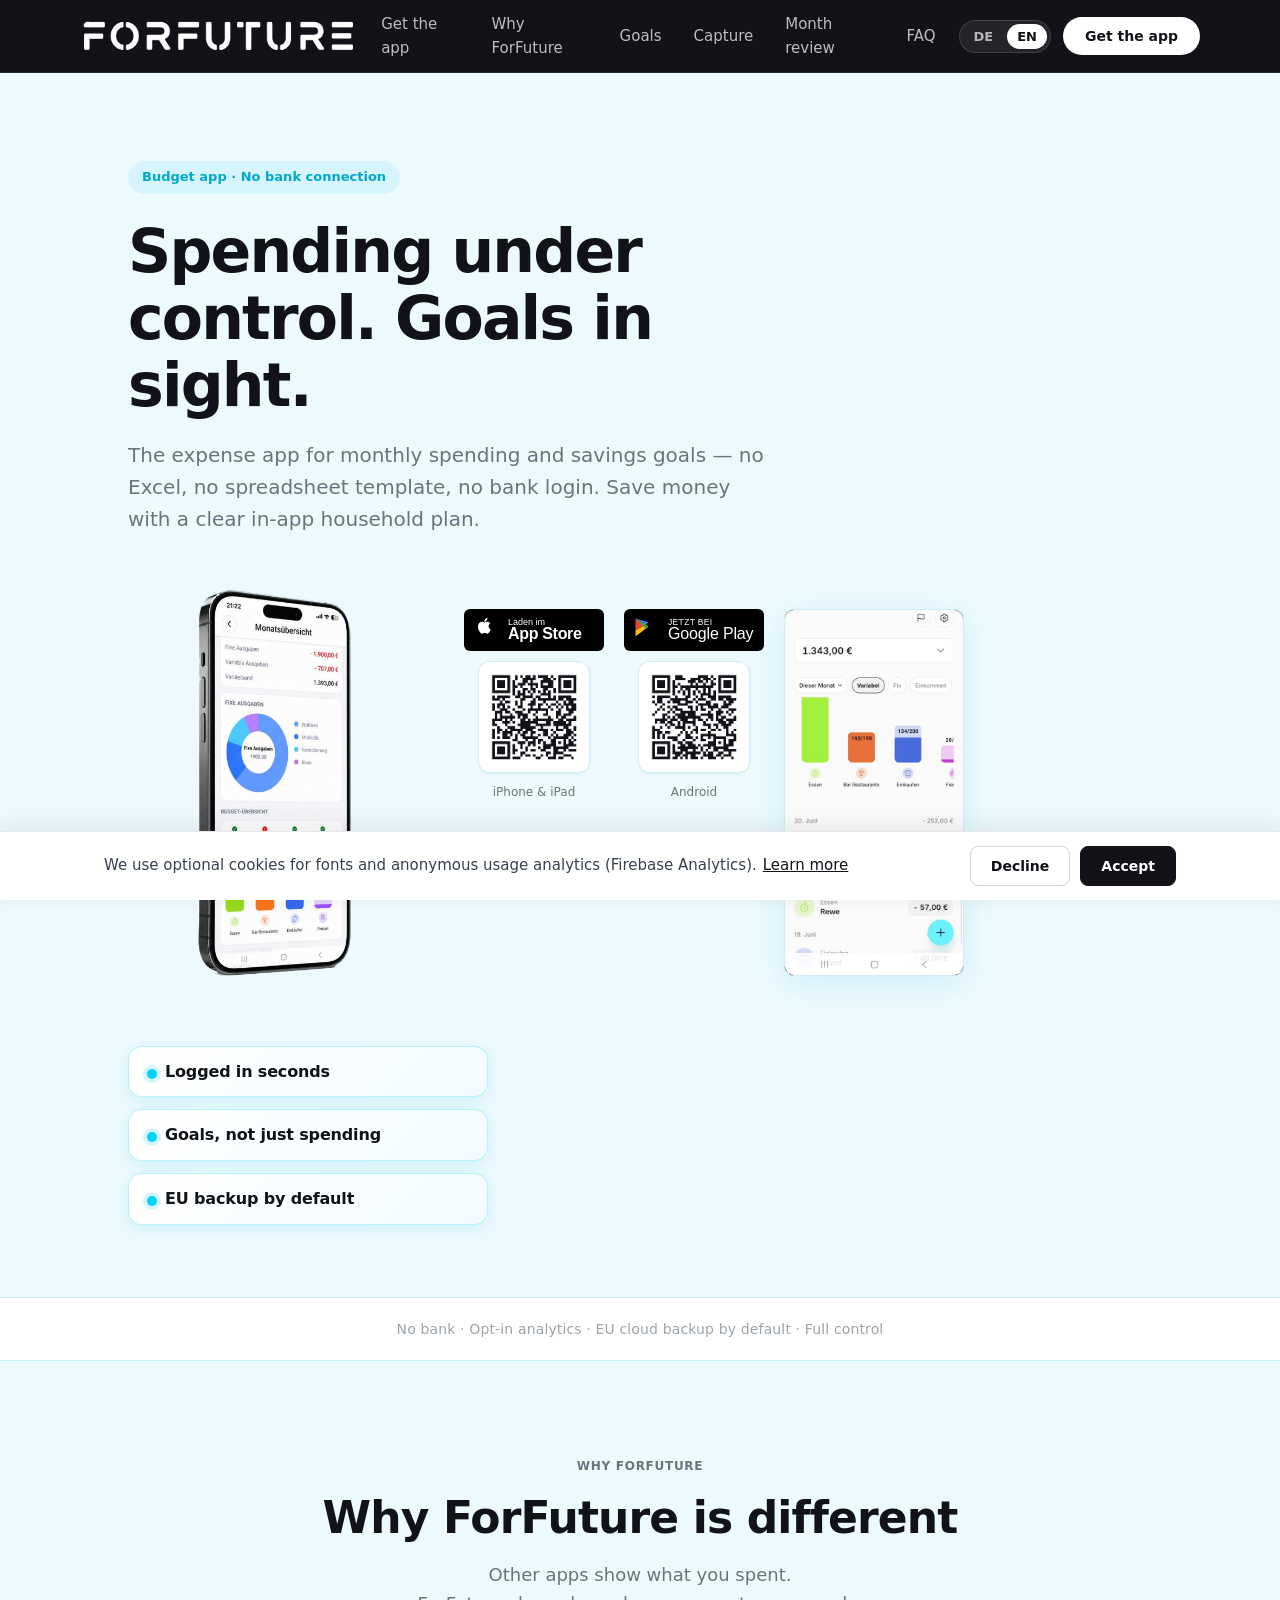
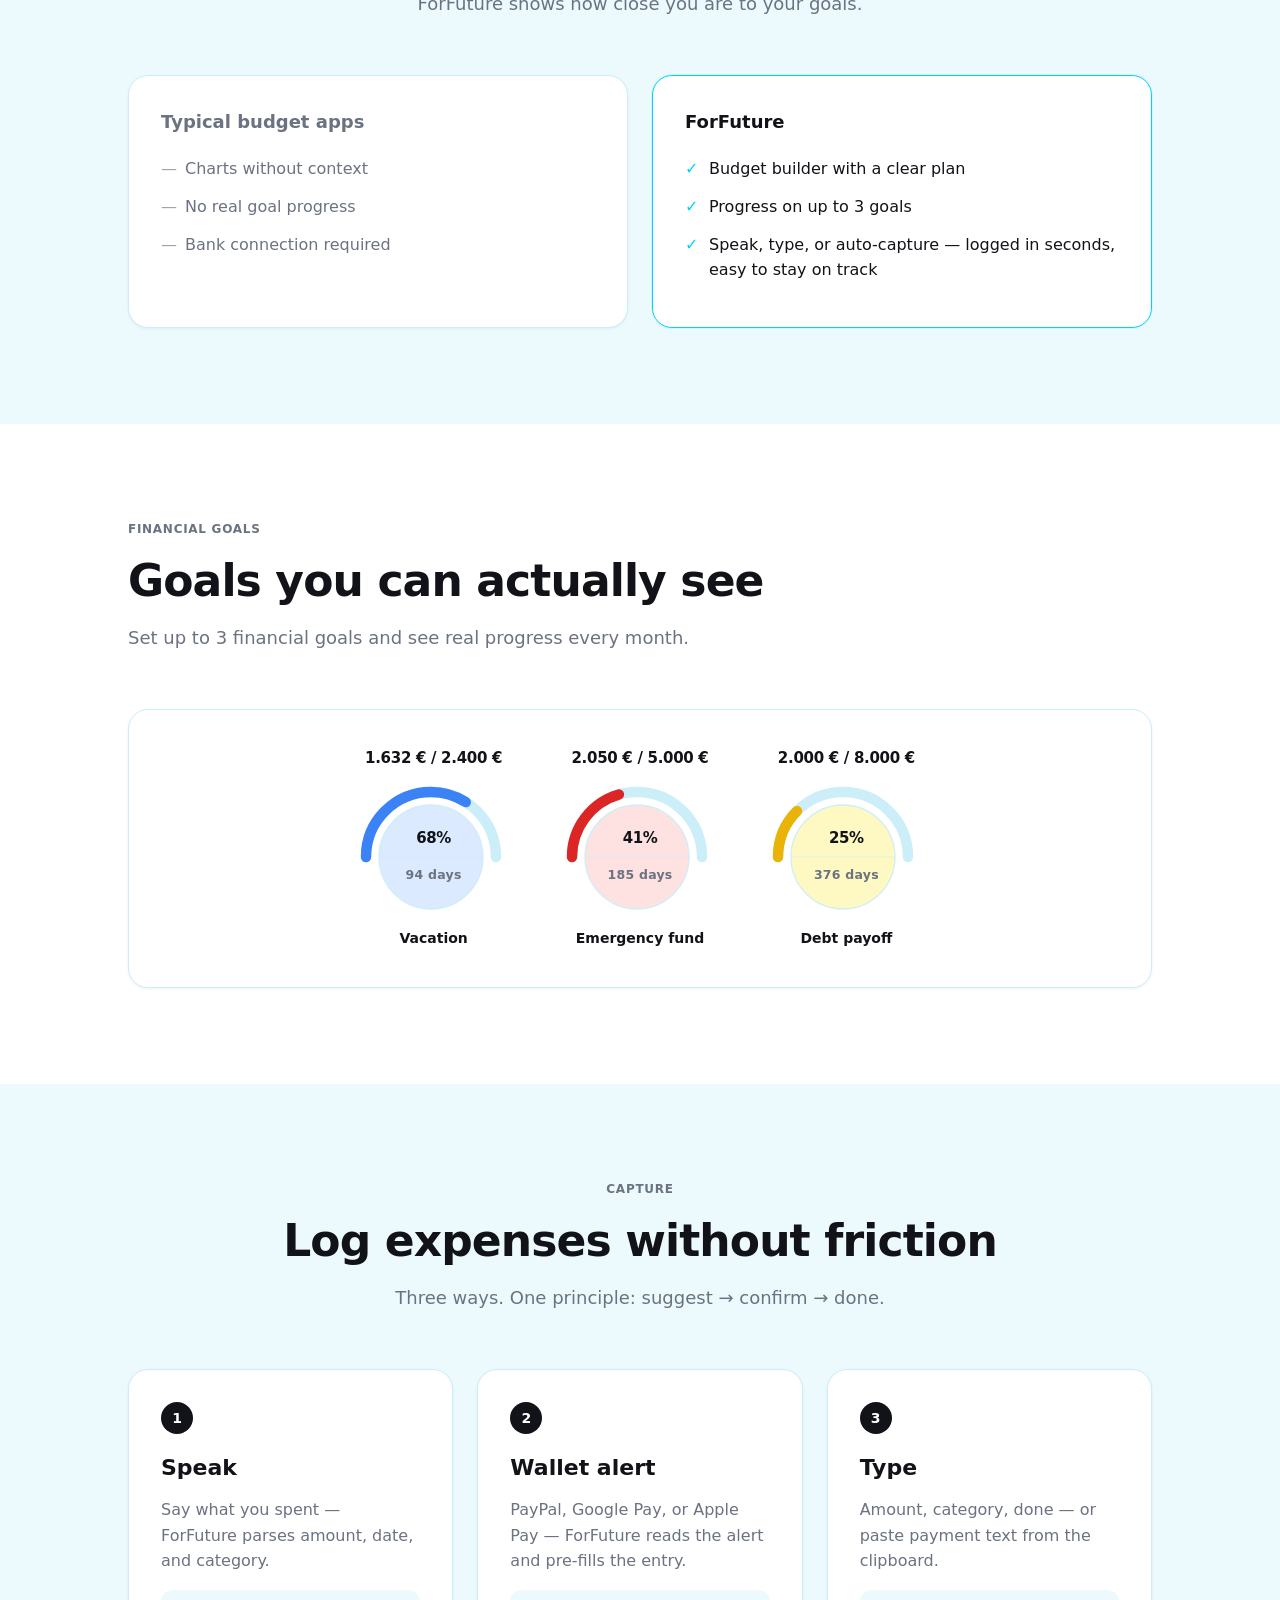
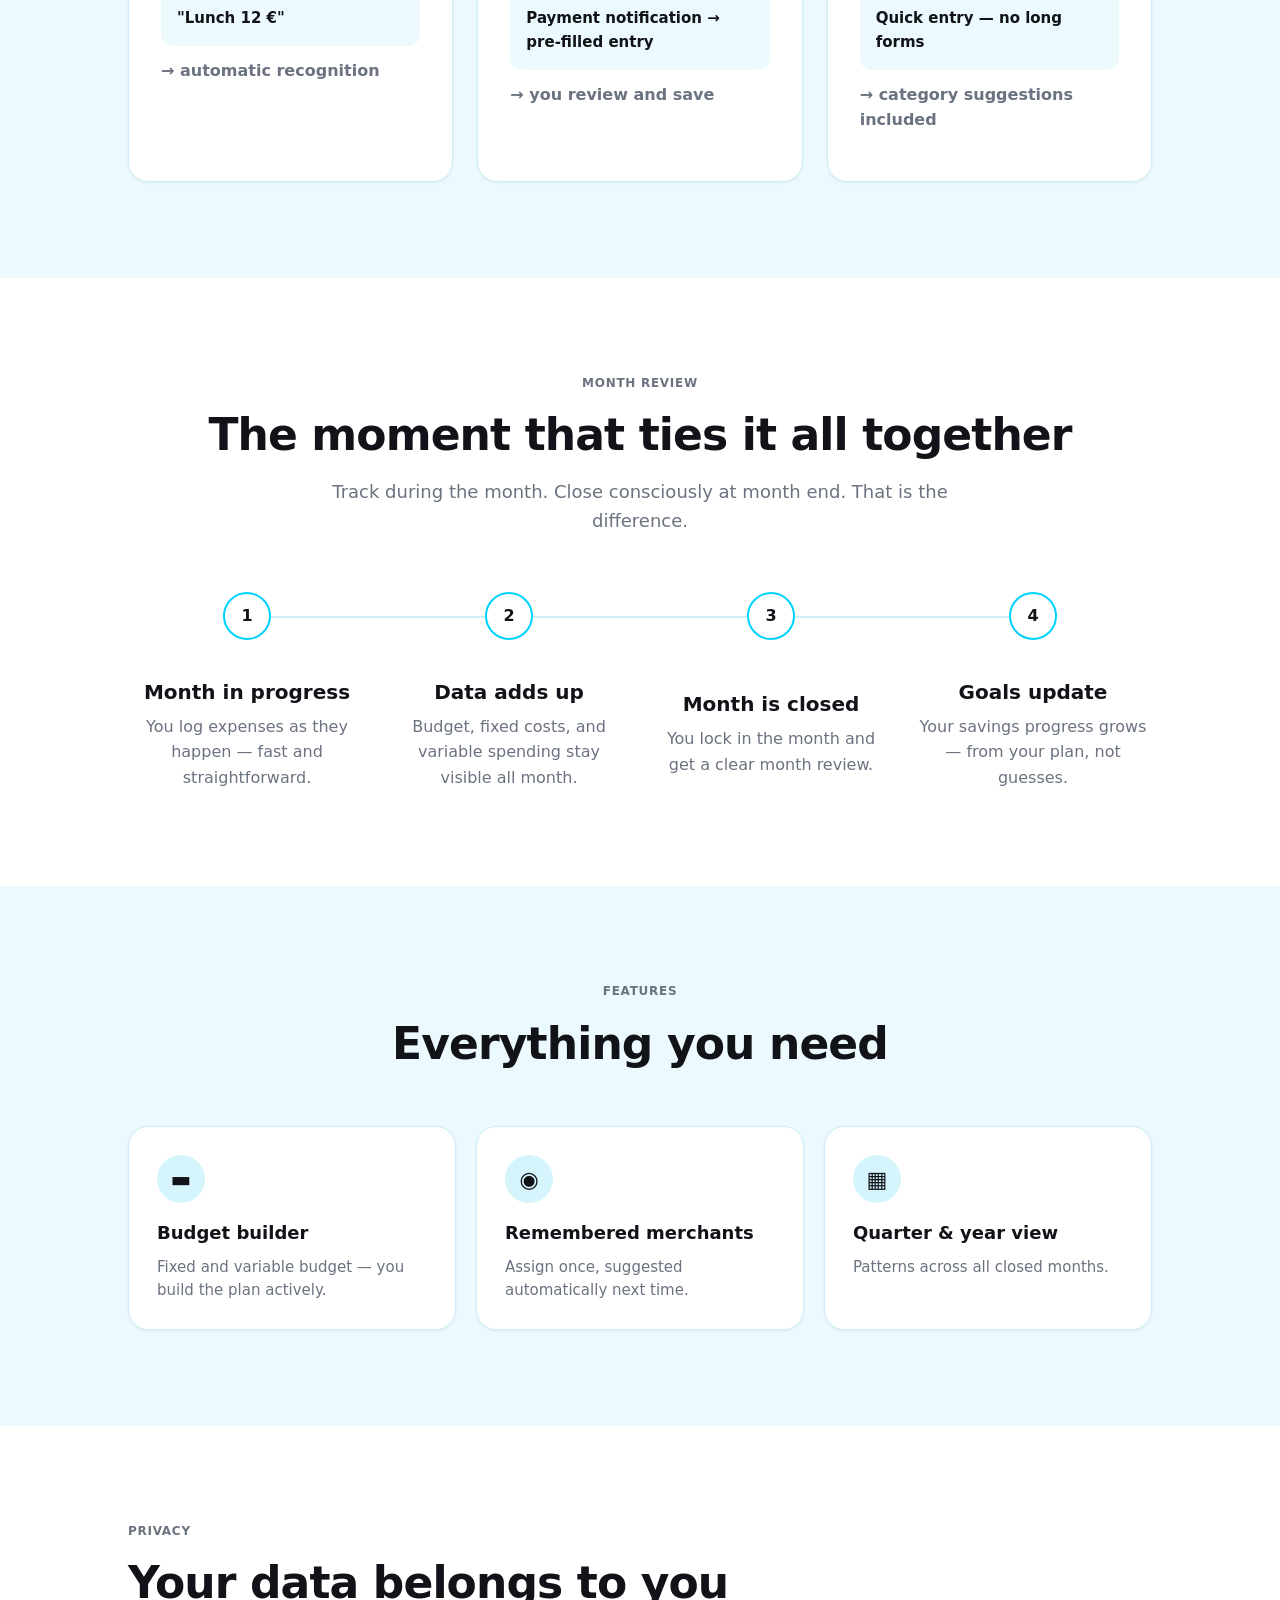
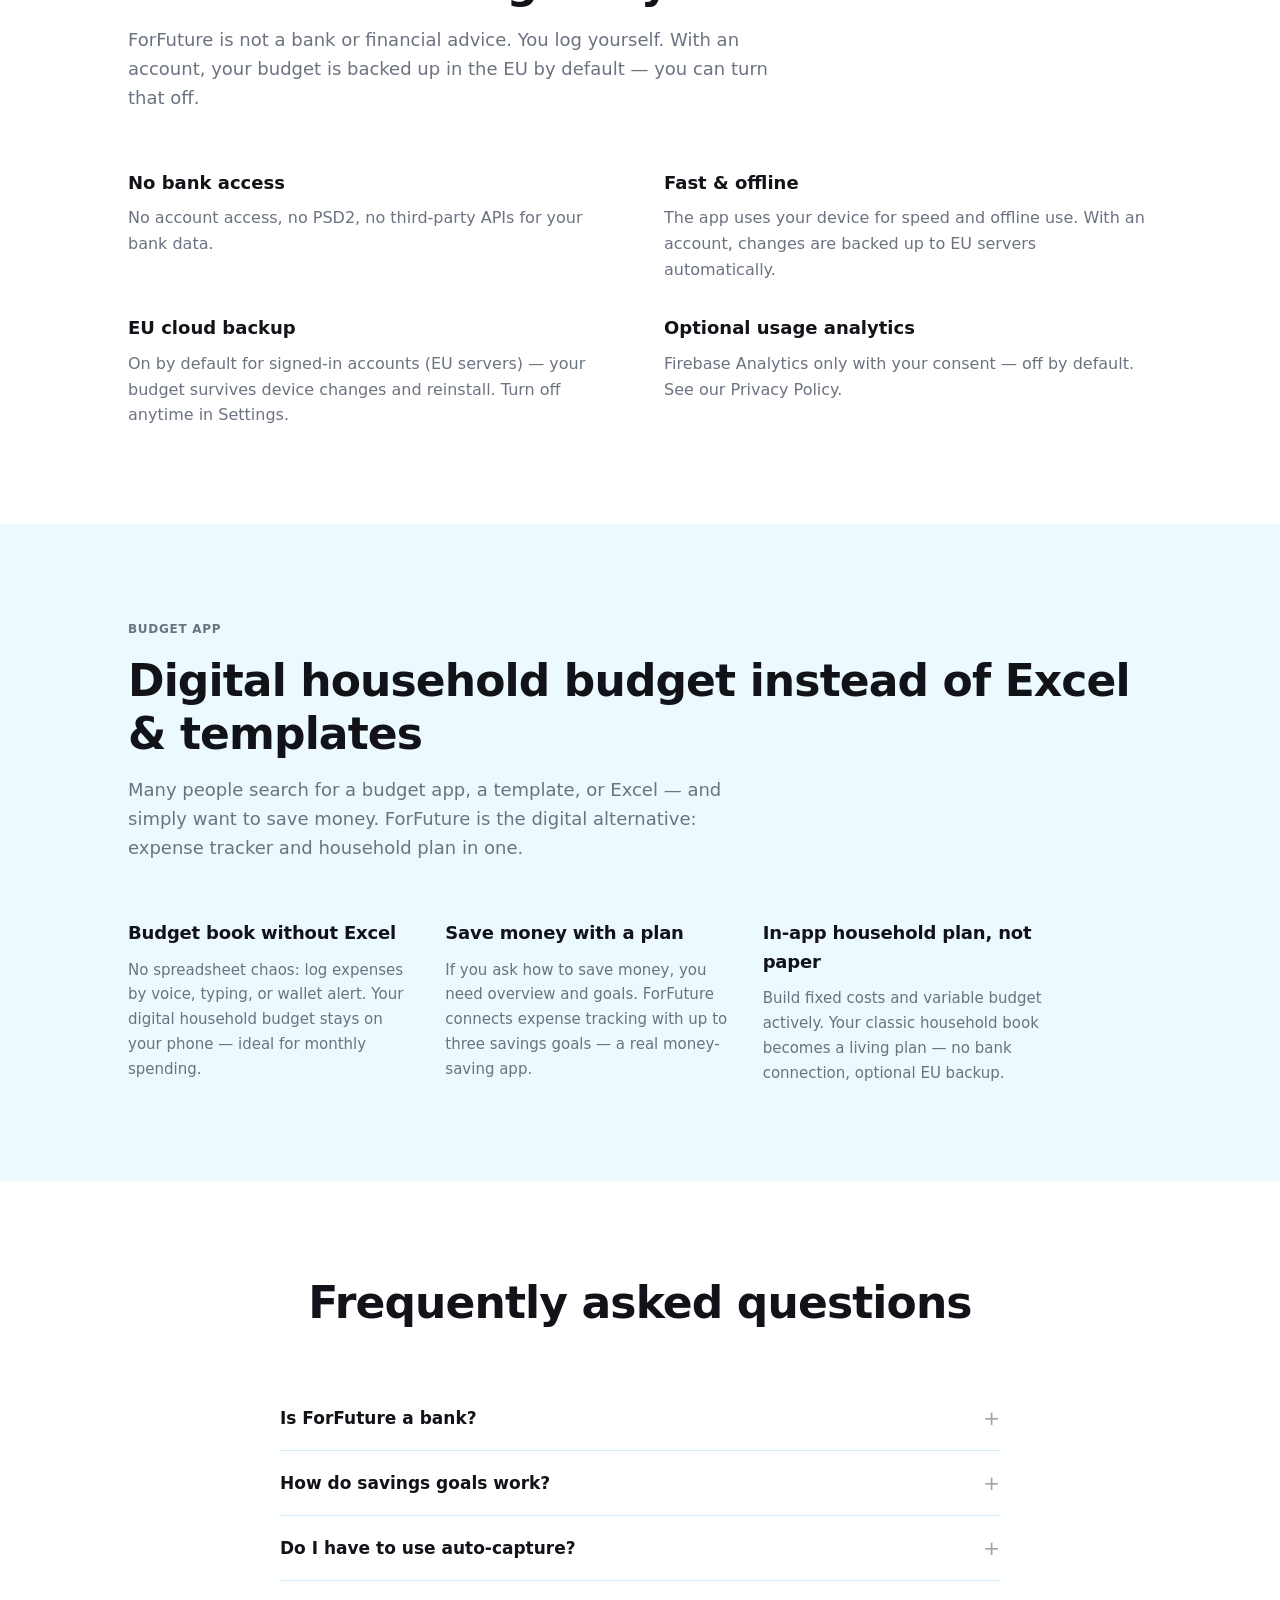
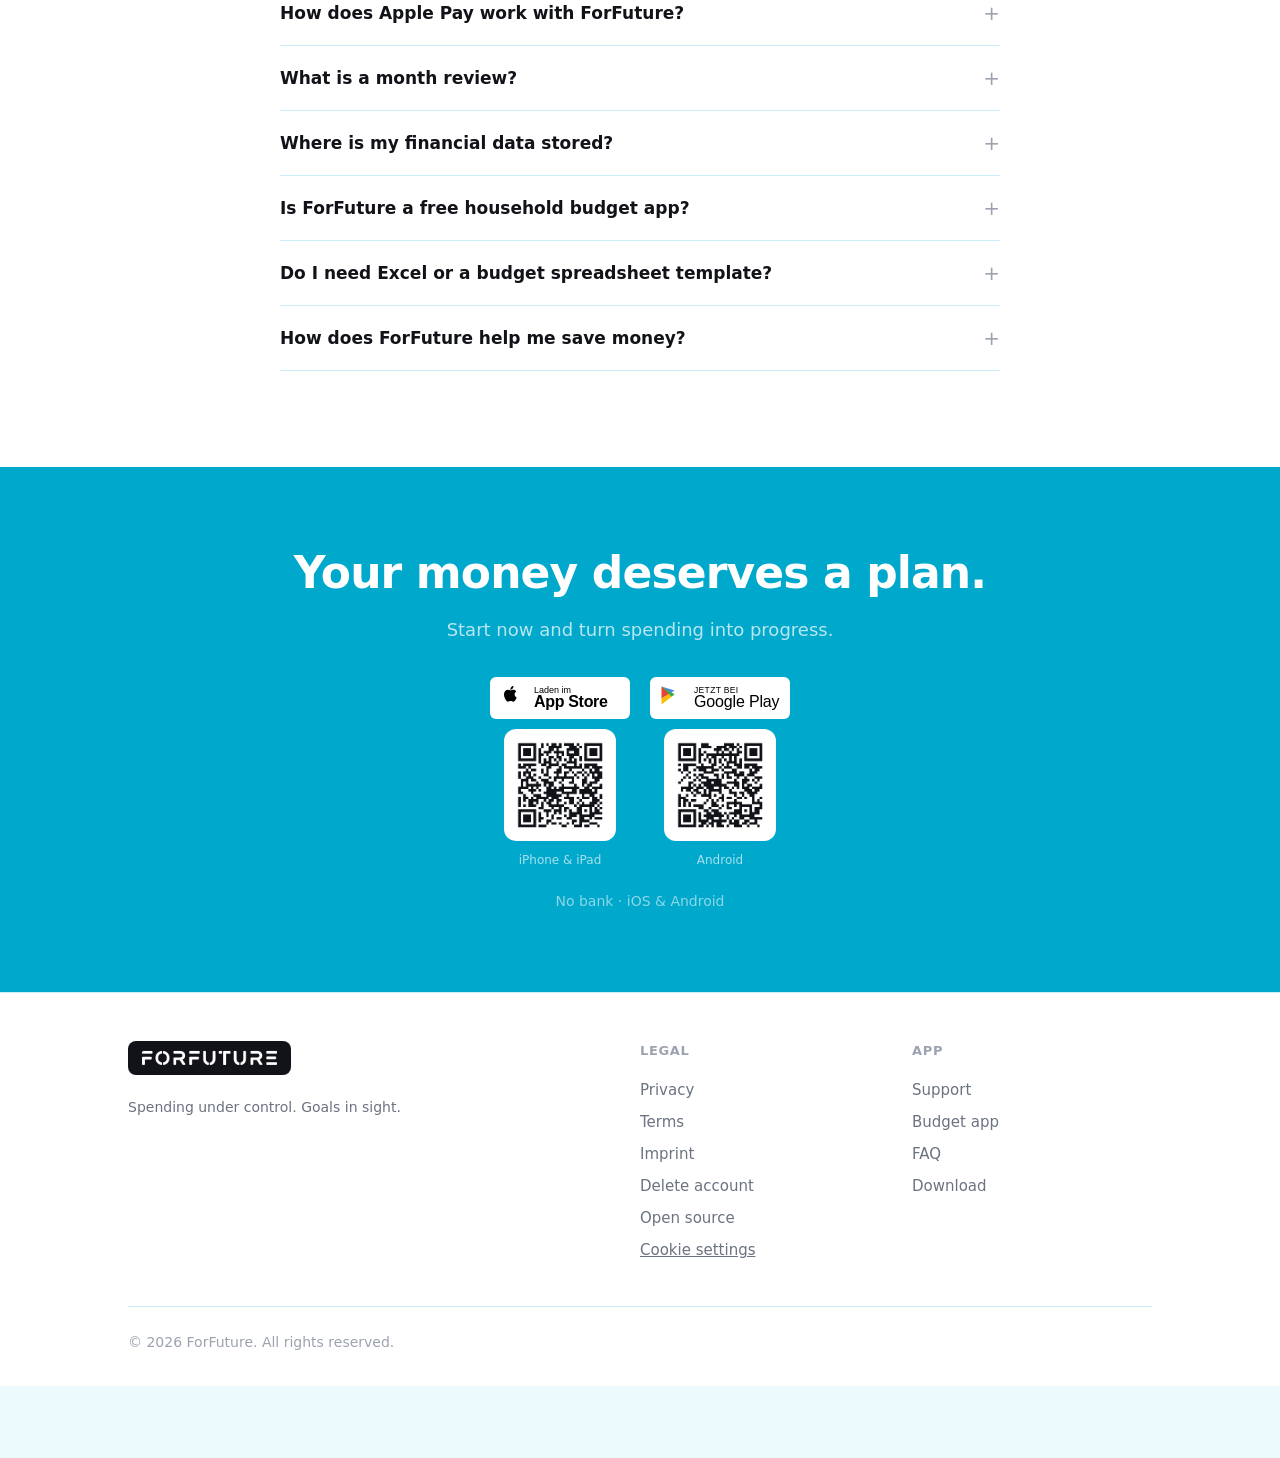
<file: index.html>
<!DOCTYPE html>
<html lang="de">
  <head>
    <meta charset="utf-8" />
    <meta name="viewport" content="width=device-width, initial-scale=1" />
    <title>Haushaltsbuch App ForFuture — digital Geld sparen ohne Excel</title>
    <meta
      name="description"
      content="ForFuture ist die digitale Haushaltsbuch-App für monatliche Ausgaben und Sparziele — ohne Excel, ohne Bank-Anbindung. Ausgaben-App mit App-Haushaltsplan für iOS & Android."
    />
    <link rel="canonical" href="https://forfuture.app/" />
    <meta property="og:title" content="Haushaltsbuch App ForFuture — digital Geld sparen ohne Excel" />
    <meta
      property="og:description"
      content="Digitales Haushaltsbuch statt Vorlage & Excel: Ausgaben erfassen, monatliche Ausgaben steuern, Sparziele erreichen — ohne Bank-Login."
    />
    <meta property="og:type" content="website" />
    <meta property="og:url" content="https://forfuture.app/" />
    <meta property="og:locale" content="de_DE" />
    <meta property="og:locale:alternate" content="en_US" />
    <meta name="twitter:card" content="summary_large_image" />
    <meta name="twitter:title" content="Haushaltsbuch App ForFuture — digital Geld sparen ohne Excel" />
    <meta
      name="twitter:description"
      content="Digitale Haushaltsbuch-App für Ausgaben, App-Haushaltsplan und Sparziele — ohne Excel, ohne Bank."
    />
    <script type="application/ld+json">
      {
        "@context": "https://schema.org",
        "@type": "SoftwareApplication",
        "name": "ForFuture",
        "applicationCategory": "FinanceApplication",
        "operatingSystem": "iOS, Android",
        "description": "Digitale Haushaltsbuch-App für monatliche Ausgaben und Sparziele — ohne Excel und ohne Bank-Anbindung.",
        "url": "https://forfuture.app/",
        "inLanguage": "de-DE",
        "offers": {
          "@type": "Offer",
          "price": "0",
          "priceCurrency": "EUR"
        },
        "downloadUrl": [
          "https://apps.apple.com/de/app/forfuture/id6757244689",
          "https://play.google.com/store/apps/details?id=com.forfuture"
        ]
      }
    </script>
    <link rel="icon" href="images/favicon.png" type="image/png" sizes="32x32" />
    <link rel="icon" href="images/favicon-512.png" type="image/png" sizes="512x512" />
    <link rel="apple-touch-icon" href="images/apple-touch-icon.png" sizes="180x180" />
    <link rel="stylesheet" href="landing.css" />
    <link rel="stylesheet" href="cookie-consent.css" />
  </head>
  <body>
    <header class="site-header">
      <div class="container header-inner">
        <a href="index.html" class="logo" data-i18n-aria="logo.aria" aria-label="ForFuture Startseite">
          <img
            src="images/forfuture-wordmark-dark.png"
            alt="ForFuture"
            class="logo-wordmark-header"
            width="200"
            height="32"
          />
        </a>
        <nav class="nav-desktop" data-i18n-aria="nav.aria" aria-label="Hauptnavigation">
          <a href="#download" data-i18n="nav.download">App holen</a>
          <a href="#warum" data-i18n="nav.why">Warum ForFuture</a>
          <a href="#ziele" data-i18n="nav.goals">Ziele</a>
          <a href="#erfassen" data-i18n="nav.capture">Erfassen</a>
          <a href="#monats-review" data-i18n="nav.review">Monats-Review</a>
          <a href="#faq" data-i18n="nav.faq">FAQ</a>
        </nav>
        <div class="header-actions">
          <div class="lang-switch" role="group" data-i18n-aria="lang.switch.aria" aria-label="Sprache wählen">
            <button type="button" class="lang-switch-btn is-active" data-lang="de" aria-pressed="true">DE</button>
            <button type="button" class="lang-switch-btn" data-lang="en" aria-pressed="false">EN</button>
          </div>
          <a href="#download" class="btn btn-primary btn-sm" data-i18n="nav.download">App holen</a>
          <button
            class="nav-toggle"
            type="button"
            data-i18n-aria="nav.menu"
            aria-label="Menü öffnen"
            aria-expanded="false"
            aria-controls="nav-mobile"
          >
            <span></span>
            <span></span>
            <span></span>
          </button>
        </div>
      </div>
      <nav id="nav-mobile" class="nav-mobile" data-i18n-aria="nav.mobile.aria" aria-label="Mobile Navigation">
        <div class="lang-switch lang-switch--mobile" role="group" data-i18n-aria="lang.switch.aria" aria-label="Sprache wählen">
          <button type="button" class="lang-switch-btn is-active" data-lang="de" aria-pressed="true">DE</button>
          <button type="button" class="lang-switch-btn" data-lang="en" aria-pressed="false">EN</button>
        </div>
        <a href="#download" data-i18n="nav.download">App holen</a>
        <a href="#warum" data-i18n="nav.why">Warum ForFuture</a>
        <a href="#ziele" data-i18n="nav.goals">Ziele</a>
        <a href="#erfassen" data-i18n="nav.capture">Erfassen</a>
        <a href="#monats-review" data-i18n="nav.review">Monats-Review</a>
        <a href="#faq" data-i18n="nav.faq">FAQ</a>
        <a href="#download" class="btn btn-primary" style="margin-top: 16px; text-align: center" data-i18n="nav.download">App holen</a>
      </nav>
    </header>

    <main>
      <!-- Hero -->
      <section class="hero" id="download">
        <div class="container">
          <div class="hero-intro">
            <span class="hero-eyebrow" data-i18n="hero.eyebrow">Haushaltsbuch-App · Keine Bank-Anbindung</span>
            <h1 class="hero-title" data-i18n="hero.title">Ausgaben im Griff, Ziele im Blick.</h1>
            <p class="hero-sub" data-i18n="hero.sub">
              Die Ausgaben-App für monatliche Ausgaben und Sparziele — ohne Excel, ohne Vorlage, ohne
              Bank-Login. So sparst du Geld mit einem klaren App-Haushaltsplan.
            </p>
          </div>

          <div class="hero-media-row">
            <figure class="hero-phone">
              <img
                src="images/phone-ff2.png"
                data-i18n-alt="hero.phone.alt"
                alt="ForFuture App — Monatsübersicht auf dem Smartphone"
                class="hero-phone-img"
                width="300"
                height="612"
                loading="eager"
                decoding="async"
              />
            </figure>
            <div class="hero-store-col">
              <div class="hero-download-row">
              <div class="store-download-grid">
                <div class="store-download-card">
                  <a
                    href="https://apps.apple.com/de/app/forfuture/id6757244689"
                    class="store-badge-link"
                    data-store="ios"
                    target="_blank"
                    rel="noopener noreferrer"
                    data-i18n-aria="store.ios.aria"
                    aria-label="Im App Store laden">
                    <img
                      src="images/app-store-de.svg"
                      data-i18n-alt="store.ios.alt"
                      alt="Laden im App Store"
                      class="store-badge-img"
                      width="140"
                      height="42"
                    />
                  </a>
                  <a
                    href="https://apps.apple.com/de/app/forfuture/id6757244689"
                    class="store-qr-link"
                    data-store="ios"
                    target="_blank"
                    rel="noopener noreferrer"
                    data-i18n-aria="store.qr.ios.aria"
                    aria-label="QR-Code App Store">
                    <img
                      src="images/app-store.png"
                      alt="QR-Code App Store"
                      class="store-qr"
                      width="112"
                      height="112"
                      loading="lazy"
                    />
                  </a>
                  <span class="store-qr-label">iPhone &amp; iPad</span>
                </div>
                <div class="store-download-card">
                  <a
                    href="https://play.google.com/store/apps/details?id=com.forfuture"
                    class="store-badge-link"
                    data-store="android"
                    target="_blank"
                    rel="noopener noreferrer"
                    data-i18n-aria="store.android.aria"
                    aria-label="Bei Google Play laden">
                    <img
                      src="images/google-play-de.svg"
                      data-i18n-alt="store.android.alt"
                      alt="Jetzt bei Google Play"
                      class="store-badge-img"
                      width="140"
                      height="42"
                    />
                  </a>
                  <a
                    href="https://play.google.com/store/apps/details?id=com.forfuture"
                    class="store-qr-link"
                    data-store="android"
                    target="_blank"
                    rel="noopener noreferrer"
                    data-i18n-aria="store.qr.android.aria"
                    aria-label="QR-Code Google Play">
                    <img
                      src="images/google-play.png"
                      alt="QR-Code Google Play"
                      class="store-qr"
                      width="112"
                      height="112"
                      loading="lazy"
                    />
                  </a>
                  <span class="store-qr-label">Android</span>
                </div>
              </div>
              <figure class="hero-video-wrap">
                <video
                  class="hero-video"
                  autoplay
                  muted
                  loop
                  playsinline
                  preload="metadata"
                  poster="images/hero-demo-poster.jpg"
                  data-i18n-aria="hero.video.aria"
                  aria-label="ForFuture App — Kurzdemo"
                >
                  <source src="videos/hero-demo.mp4" type="video/mp4" />
                </video>
              </figure>
              </div>
            </div>
          </div>

          <div class="trust-pills hero-trust-pills">
            <span class="trust-pill" data-i18n="trust.pill1">In Sekunden erfasst</span>
            <span class="trust-pill" data-i18n="trust.pill2">Ziele statt nur Ausgaben</span>
            <span class="trust-pill" data-i18n="trust.pill3">EU-Sicherung standardmäßig</span>
          </div>
        </div>
      </section>

      <!-- Trust Bar -->
      <div class="trust-bar">
        <div class="container">
          <p data-i18n="trust.bar">
            Keine Bank · Opt-in Analytics · EU-Cloud-Sicherung standardmäßig · Volle Kontrolle
          </p>
        </div>
      </div>

      <!-- 3. Why ForFuture -->
      <section class="section" id="warum">
        <div class="container">
          <header class="section-header section-header--center">
            <span class="section-label" data-i18n="why.label">Warum ForFuture</span>
            <h2 class="section-title" data-i18n="why.title">Warum ForFuture anders ist</h2>
            <p class="section-sub section-sub--center" data-i18n-html="why.sub">
              Andere Apps zeigen dir, was du ausgegeben hast.<br />
              ForFuture zeigt dir, wie nah du deinen Zielen bist.
            </p>
          </header>
          <div class="comparison">
            <div class="comparison-card">
              <h3 data-i18n="why.other.title">Typische Budget-Apps</h3>
              <ul>
                <li data-i18n="why.other.l1">Charts ohne Kontext</li>
                <li data-i18n="why.other.l2">Kein echter Zielfortschritt</li>
                <li data-i18n="why.other.l3">Bank-Anbindung erforderlich</li>
              </ul>
            </div>
            <div class="comparison-card comparison-card--highlight">
              <h3 data-i18n="why.ff.title">ForFuture</h3>
              <ul>
                <li data-i18n="why.ff.l1">Budget-Konstruktor mit klarem Plan</li>
                <li data-i18n="why.ff.l2">Fortschritt auf bis zu 3 Ziele</li>
                <li data-i18n="why.ff.l3">Sprechen, tippen oder Auto-Erfassung — in Sekunden notiert, leicht dranbleiben</li>
              </ul>
            </div>
          </div>
        </div>
      </section>

      <!-- 4. Goals System -->
      <section class="section section--subtle" id="ziele">
        <div class="container">
          <header class="section-header">
            <span class="section-label" data-i18n="goals.label">Finanzziele</span>
            <h2 class="section-title" data-i18n="goals.title">Ziele, die sichtbar werden</h2>
            <p class="section-sub" data-i18n="goals.sub">
              Setze bis zu 3 finanzielle Ziele und sieh deinen echten Fortschritt jeden Monat.
            </p>
          </header>

          <div class="goals-showcase">
            <div class="goals-dash-card">
            <div class="goals-dash-row" role="list" data-i18n-aria="goals.aria" aria-label="Beispiel Sparziele">
              <article class="goal-dash" role="listitem" data-progress="68" data-r-out="65" style="--goal-accent: #3B82F6; --goal-soft: #DBEAFE">
                <p class="goal-dash-amount">1.632 € / 2.400 €</p>
                <div class="goal-dash-ring-wrap">
                  <svg class="goal-dash-svg" viewBox="0 0 154 146" aria-hidden="true">
                    <path class="goal-dash-track" d="M 9 79 A 65 65 0 0 1 139 79" />
                    <path
                      class="goal-dash-progress"
                      d="M 9 79 A 65 65 0 0 1 139 79"
                      stroke="#3B82F6"
                      pathLength="100"
                      stroke-dasharray="68 100"
                      stroke-dashoffset="0"
                    />
                    <circle class="goal-dash-inner" cx="74" cy="79" r="52" />
                    <circle class="goal-dash-inner-ring" cx="74" cy="79" r="52" />
                    <line class="goal-dash-midline" x1="22" y1="79" x2="126" y2="79" />
                  </svg>
                  <div class="goal-dash-face">
                    <span class="goal-dash-pct">68%</span>
                    <span class="goal-dash-days" data-i18n="goal.days1">94 Tage</span>
                  </div>
                </div>
                <h4 class="goal-dash-title" data-i18n="goal.vacation">Urlaub</h4>
              </article>

              <article class="goal-dash" role="listitem" data-progress="41" data-r-out="65" style="--goal-accent: #DC2626; --goal-soft: #FEE2E2">
                <p class="goal-dash-amount">2.050 € / 5.000 €</p>
                <div class="goal-dash-ring-wrap">
                  <svg class="goal-dash-svg" viewBox="0 0 154 146" aria-hidden="true">
                    <path class="goal-dash-track" d="M 9 79 A 65 65 0 0 1 139 79" />
                    <path
                      class="goal-dash-progress"
                      d="M 9 79 A 65 65 0 0 1 139 79"
                      stroke="#DC2626"
                      pathLength="100"
                      stroke-dasharray="41 100"
                      stroke-dashoffset="0"
                    />
                    <circle class="goal-dash-inner" cx="74" cy="79" r="52" />
                    <circle class="goal-dash-inner-ring" cx="74" cy="79" r="52" />
                    <line class="goal-dash-midline" x1="22" y1="79" x2="126" y2="79" />
                  </svg>
                  <div class="goal-dash-face">
                    <span class="goal-dash-pct">41%</span>
                    <span class="goal-dash-days" data-i18n="goal.days2">185 Tage</span>
                  </div>
                </div>
                <h4 class="goal-dash-title" data-i18n="goal.emergency">Notgroschen</h4>
              </article>

              <article class="goal-dash" role="listitem" data-progress="25" data-r-out="65" style="--goal-accent: #EAB308; --goal-soft: #FEF9C3">
                <p class="goal-dash-amount">2.000 € / 8.000 €</p>
                <div class="goal-dash-ring-wrap">
                  <svg class="goal-dash-svg" viewBox="0 0 154 146" aria-hidden="true">
                    <path class="goal-dash-track" d="M 9 79 A 65 65 0 0 1 139 79" />
                    <path
                      class="goal-dash-progress"
                      d="M 9 79 A 65 65 0 0 1 139 79"
                      stroke="#EAB308"
                      pathLength="100"
                      stroke-dasharray="25 100"
                      stroke-dashoffset="0"
                    />
                    <circle class="goal-dash-inner" cx="74" cy="79" r="52" />
                    <circle class="goal-dash-inner-ring" cx="74" cy="79" r="52" />
                    <line class="goal-dash-midline" x1="22" y1="79" x2="126" y2="79" />
                  </svg>
                  <div class="goal-dash-face">
                    <span class="goal-dash-pct">25%</span>
                    <span class="goal-dash-days" data-i18n="goal.days3">376 Tage</span>
                  </div>
                </div>
                <h4 class="goal-dash-title" data-i18n="goal.debt">Schuldentilgung</h4>
              </article>
            </div>
            </div>
          </div>
        </div>
      </section>

      <!-- 5. Easy Tracking -->
      <section class="section" id="erfassen">
        <div class="container">
          <header class="section-header section-header--center">
            <span class="section-label" data-i18n="capture.label">Erfassen</span>
            <h2 class="section-title" data-i18n="capture.title">Ausgaben erfassen ohne Aufwand</h2>
            <p class="section-sub section-sub--center" data-i18n="capture.sub">
              Drei Wege. Ein Prinzip: Vorschlagen → bestätigen → fertig.
            </p>
          </header>

          <div class="methods-grid">
            <article class="method-card">
              <span class="method-num">1</span>
              <h3 data-i18n="method1.title">Sprechen</h3>
              <p data-i18n="method1.p">Sag, was du ausgegeben hast — ForFuture parst Betrag, Datum und Kategorie.</p>
              <div class="method-demo">
                <strong data-i18n="method1.demo">„Mittagessen 12 €"</strong>
              </div>
              <p class="method-arrow" data-i18n="method1.arrow">→ automatische Erkennung</p>
            </article>

            <article class="method-card">
              <span class="method-num">2</span>
              <h3 data-i18n="method2.title">Wallet-Hinweis</h3>
              <p data-i18n="method2.p">PayPal, Google Pay oder Apple Pay — ForFuture liest den Hinweis und füllt die Buchung vor.</p>
              <div class="method-demo">
                <strong data-i18n="method2.demo">Zahlungsbenachrichtigung → vorausgefüllter Eintrag</strong>
              </div>
              <p class="method-arrow" data-i18n="method2.arrow">→ du prüfst und speicherst</p>
            </article>

            <article class="method-card">
              <span class="method-num">3</span>
              <h3 data-i18n="method3.title">Tippen</h3>
              <p data-i18n="method3.p">Betrag, Kategorie, fertig — oder Zahlungstext aus der Zwischenablage einfügen.</p>
              <div class="method-demo">
                <strong data-i18n="method3.demo">Schnelleingabe — keine langen Formulare</strong>
              </div>
              <p class="method-arrow" data-i18n="method3.arrow">→ Kategorie-Vorschläge inklusive</p>
            </article>
          </div>
        </div>
      </section>

      <!-- 6. Monthly Progress Loop -->
      <section class="section section--subtle" id="monats-review">
        <div class="container">
          <header class="section-header section-header--center">
            <span class="section-label" data-i18n="review.label">Monats-Review</span>
            <h2 class="section-title" data-i18n="review.title">Der Moment, der alles verbindet</h2>
            <p class="section-sub section-sub--center" data-i18n="review.sub">
              Tracking tagsüber. Ein bewusster Abschluss am Monatsende. Das ist der Unterschied.
            </p>
          </header>

          <div class="loop-steps">
            <div class="loop-step">
              <span class="loop-step-num">1</span>
              <div>
                <h3 data-i18n="loop1.title">Monat läuft</h3>
                <p data-i18n="loop1.p">Du erfasst Ausgaben, wenn sie passieren — schnell und ohne Umwege.</p>
              </div>
            </div>
            <div class="loop-step">
              <span class="loop-step-num">2</span>
              <div>
                <h3 data-i18n="loop2.title">Daten werden gesammelt</h3>
                <p data-i18n="loop2.p">Budget, Fixkosten und variable Ausgaben bleiben den Monat über im Blick.</p>
              </div>
            </div>
            <div class="loop-step">
              <span class="loop-step-num">3</span>
              <div>
                <h3 data-i18n="loop3.title">Monat wird abgeschlossen</h3>
                <p data-i18n="loop3.p">Du fixierst den Stand und erhältst deinen Monats-Review — klar und übersichtlich.</p>
              </div>
            </div>
            <div class="loop-step">
              <span class="loop-step-num">4</span>
              <div>
                <h3 data-i18n="loop4.title">Ziele aktualisieren sich</h3>
                <p data-i18n="loop4.p">Dein Sparfortschritt wächst — aus deinem Plan, nicht aus Schätzungen.</p>
              </div>
            </div>
          </div>
        </div>
      </section>

      <!-- 7. Feature Grid -->
      <section class="section" id="features">
        <div class="container">
          <header class="section-header section-header--center">
            <span class="section-label" data-i18n="feat.label">Features</span>
            <h2 class="section-title" data-i18n="feat.title">Alles, was du brauchst</h2>
          </header>

          <div class="feature-grid feature-grid--3">
            <article class="feature-card">
              <div class="feature-card-icon" aria-hidden="true">▬</div>
              <h3 data-i18n="feat1.title">Budget-Konstruktor</h3>
              <p data-i18n="feat1.p">Fixkosten und variables Budget — du baust den Plan aktiv auf.</p>
            </article>
            <article class="feature-card">
              <div class="feature-card-icon" aria-hidden="true">◉</div>
              <h3 data-i18n="feat2.title">Gemerkte Händler</h3>
              <p data-i18n="feat2.p">Einmal zuordnen, künftig automatisch vorgeschlagen.</p>
            </article>
            <article class="feature-card">
              <div class="feature-card-icon" aria-hidden="true">▦</div>
              <h3 data-i18n="feat3.title">Quartal &amp; Jahresansicht</h3>
              <p data-i18n="feat3.p">Muster über alle abgeschlossenen Monate hinweg.</p>
            </article>
          </div>
        </div>
      </section>

      <!-- 8. Trust & Privacy -->
      <section class="section section--subtle" id="vertrauen">
        <div class="container">
          <header class="section-header">
            <span class="section-label" data-i18n="privacy.label">Datenschutz</span>
            <h2 class="section-title" data-i18n="privacy.title">Deine Daten gehören dir</h2>
            <p class="section-sub" data-i18n="privacy.sub">
              ForFuture ist keine Bank und keine Finanzberatung. Du erfasst selbst.
              Mit Konto sichern wir dein Budget standardmäßig in der EU — abschaltbar.
            </p>
          </header>

          <div class="trust-grid">
            <div class="trust-point">
              <h3 data-i18n="priv1.title">Kein Bankzugriff</h3>
              <p data-i18n="priv1.p">Kein Kontozugriff, kein PSD2, keine Drittanbieter-APIs für deine Kontodaten.</p>
            </div>
            <div class="trust-point">
              <h3 data-i18n="priv2.title">Schnell &amp; offline</h3>
              <p data-i18n="priv2.p">Die App nutzt dein Gerät für Tempo und Offline-Nutzung. Mit Konto werden Änderungen automatisch auf EU-Servern gesichert.</p>
            </div>
            <div class="trust-point">
              <h3 data-i18n="priv3.title">EU-Cloud-Sicherung</h3>
              <p data-i18n="priv3.p">Für angemeldete Konten standardmäßig aktiv (EU-Server) — dein Budget überlebt Gerätewechsel und Neuinstallation. Jederzeit in den Einstellungen abschaltbar.</p>
            </div>
            <div class="trust-point">
              <h3 data-i18n="priv4.title">Optionale Nutzungsanalyse</h3>
              <p data-i18n-html="priv4.p">Firebase Analytics nur nach Ihrer Zustimmung — standardmäßig aus. Siehe
                <a href="privacy-policy.html">Datenschutzerklärung</a>.</p>
            </div>
          </div>
        </div>
      </section>

      <!-- SEO: Haushaltsbuch cluster -->
      <section class="section" id="haushaltsbuch">
        <div class="container">
          <header class="section-header">
            <span class="section-label" data-i18n="seo.label">Haushaltsbuch App</span>
            <h2 class="section-title" data-i18n="seo.title">Digitales Haushaltsbuch statt Excel &amp; Vorlage</h2>
            <p class="section-sub" data-i18n="seo.sub">
              Viele suchen eine Haushaltsbuch-App, eine Vorlage oder Excel — und wollen einfach Geld sparen.
              ForFuture ist die digitale Alternative: Ausgaben-App und App-Haushaltsplan in einem.
            </p>
          </header>
          <div class="seo-grid">
            <article class="seo-block">
              <h3 data-i18n="seo1.title">Haushaltsbuch ohne Excel</h3>
              <p data-i18n="seo1.p">
                Kein Tabellenchaos: Erfasse Ausgaben per Sprache, Tippen oder Wallet-Hinweis.
                Dein digitales Haushaltsbuch bleibt auf dem Handy — ideal für monatliche Ausgaben.
              </p>
            </article>
            <article class="seo-block">
              <h3 data-i18n="seo2.title">Geld sparen mit Plan</h3>
              <p data-i18n="seo2.p">
                Wer fragt „Wie kann man Geld sparen?“ braucht Überblick und Ziele.
                ForFuture verbindet Ausgaben-Tracking mit bis zu drei Sparzielen — eine echte Geld-sparen-App.
              </p>
            </article>
            <article class="seo-block">
              <h3 data-i18n="seo3.title">App-Haushaltsplan statt Papier</h3>
              <p data-i18n="seo3.p">
                Fixkosten und variables Budget baust du aktiv auf. So wird aus dem klassischen Haushaltsbuch
                ein lebendiger Haushaltsplan — ohne Bank-Anbindung, mit EU-Sicherung nach Wahl.
              </p>
            </article>
          </div>
        </div>
      </section>

      <!-- FAQ -->
      <section class="section section--subtle" id="faq">
        <div class="container">
          <header class="section-header section-header--center">
            <h2 class="section-title" data-i18n="faq.title">Häufige Fragen</h2>
          </header>

          <div class="faq-list">
            <div class="faq-item">
              <button class="faq-question" type="button" aria-expanded="false">
                <span data-i18n="faq1.q">Ist ForFuture eine Bank?</span>
                <span class="faq-icon" aria-hidden="true">+</span>
              </button>
              <div class="faq-answer" data-i18n="faq1.a">
                Nein. Du erfasst Ausgaben selbst. ForFuture ist keine Finanzberatung und verbindet
                sich nicht mit deinem Girokonto.
              </div>
            </div>
            <div class="faq-item">
              <button class="faq-question" type="button" aria-expanded="false">
                <span data-i18n="faq2.q">Wie funktionieren Sparziele?</span>
                <span class="faq-icon" aria-hidden="true">+</span>
              </button>
              <div class="faq-answer" data-i18n="faq2.a">
                Du legst bis zu drei Ziele mit Betrag und Datum fest. Beim Monats-Review wird der
                Fortschritt aus deinem Budget aktualisiert.
              </div>
            </div>
            <div class="faq-item">
              <button class="faq-question" type="button" aria-expanded="false">
                <span data-i18n="faq3.q">Muss ich Auto-Erfassung nutzen?</span>
                <span class="faq-icon" aria-hidden="true">+</span>
              </button>
              <div class="faq-answer" data-i18n="faq3.a">
                Nein. Sprechen, Tippen und Einfügen funktionieren immer. Optional: auf Android
                Mitteilungen von PayPal/Google Pay; auf dem iPhone Apple Pay an der Kasse über eine
                einmalige Kurzbefehle-Automation (ForFuture – Wallet payment). Du prüfst und speicherst
                jede Ausgabe selbst.
              </div>
            </div>
            <div class="faq-item">
              <button class="faq-question" type="button" aria-expanded="false">
                <span data-i18n="faq3b.q">Wie funktioniert Apple Pay mit ForFuture?</span>
                <span class="faq-icon" aria-hidden="true">+</span>
              </button>
              <div class="faq-answer" data-i18n="faq3b.a">
                Nur NFC an der Kasse (nicht online). In den Einstellungen Auto-Erfassung und Apple Pay
                aktivieren, dann in Kurzbefehle einmal: Wallet/Transaktion → Karte → Sofort ausführen
                an → Aktion „ForFuture – Wallet payment“ mit Betrag und Händler aus Kurzbefehl-Eingabe.
                Danach kann jede Tap-Zahlung die Ausgabe vorbefüllen.
              </div>
            </div>
            <div class="faq-item">
              <button class="faq-question" type="button" aria-expanded="false">
                <span data-i18n="faq4.q">Was bedeutet Monats-Review?</span>
                <span class="faq-icon" aria-hidden="true">+</span>
              </button>
              <div class="faq-answer" data-i18n="faq4.a">
                Du schließt den Monat ab, erhältst einen Bericht und deine Sparziele werden
                aktualisiert. Quartal- und Jahresübersichten bauen darauf auf.
              </div>
            </div>
            <div class="faq-item">
              <button class="faq-question" type="button" aria-expanded="false">
                <span data-i18n="faq5.q">Wo werden meine Finanzdaten gespeichert?</span>
                <span class="faq-icon" aria-hidden="true">+</span>
              </button>
              <div class="faq-answer" data-i18n="faq5.a">
                Mit Konto werden Ausgaben, Budgets und Ziele standardmäßig auf EU-Servern gesichert.
                Die App nutzt dein Gerät für Tempo und Offline-Nutzung. Cloud-Sicherung kannst du
                jederzeit in den Einstellungen abschalten.
              </div>
            </div>
            <div class="faq-item">
              <button class="faq-question" type="button" aria-expanded="false">
                <span data-i18n="faq6.q">Ist ForFuture eine kostenlose Haushaltsbuch-App?</span>
                <span class="faq-icon" aria-hidden="true">+</span>
              </button>
              <div class="faq-answer" data-i18n="faq6.a">
                Du kannst ForFuture herunterladen und starten. Premium-Funktionen und Testzeitraum
                findest du in der App bzw. im Store — ohne Bank-Anbindung und ohne Excel.
              </div>
            </div>
            <div class="faq-item">
              <button class="faq-question" type="button" aria-expanded="false">
                <span data-i18n="faq7.q">Brauche ich Excel oder eine Haushaltsbuch-Vorlage?</span>
                <span class="faq-icon" aria-hidden="true">+</span>
              </button>
              <div class="faq-answer" data-i18n="faq7.a">
                Nein. ForFuture ersetzt Excel-Haushaltsbücher und Papier-Vorlagen durch ein digitales
                Haushaltsbuch mit App-Haushaltsplan — Ausgaben erfassen und monatlich abschließen.
              </div>
            </div>
            <div class="faq-item">
              <button class="faq-question" type="button" aria-expanded="false">
                <span data-i18n="faq8.q">Wie hilft ForFuture beim Geld sparen?</span>
                <span class="faq-icon" aria-hidden="true">+</span>
              </button>
              <div class="faq-answer" data-i18n="faq8.a">
                Du siehst monatliche Ausgaben klar, setzt Sparziele und schließt den Monat bewusst ab.
                So wird aus „Wie kann man Geld sparen?“ ein wiederholbarer Plan — nicht nur Charts.
              </div>
            </div>
          </div>
        </div>
      </section>

      <!-- 11. Final CTA -->
      <section class="final-cta" id="cta-bottom">
        <div class="container">
          <h2 class="section-title" data-i18n="cta.title">Dein Geld verdient einen Plan.</h2>
          <p class="section-sub section-sub--center" data-i18n="cta.sub">
            Starte jetzt und sieh, wie deine Ausgaben zu Fortschritt werden.
          </p>
          <div class="store-download-grid store-download-grid--center">
            <div class="store-download-card">
              <a
                href="https://apps.apple.com/de/app/forfuture/id6757244689"
                class="store-badge-link"
                data-store="ios"
                target="_blank"
                rel="noopener noreferrer"
                data-i18n-aria="store.ios.aria"
                aria-label="Im App Store laden">
                <img
                  src="images/app-store-de-white.svg"
                  data-i18n-alt="store.ios.alt"
                  alt="Laden im App Store"
                  class="store-badge-img"
                  width="140"
                  height="42"
                />
              </a>
              <a
                href="https://apps.apple.com/de/app/forfuture/id6757244689"
                class="store-qr-link"
                data-store="ios"
                target="_blank"
                rel="noopener noreferrer"
                data-i18n-aria="store.qr.ios.aria"
                aria-label="QR-Code App Store">
                <img src="images/app-store.png" alt="QR-Code App Store" class="store-qr" width="112" height="112" loading="lazy" />
              </a>
              <span class="store-qr-label">iPhone &amp; iPad</span>
            </div>
            <div class="store-download-card">
              <a
                href="https://play.google.com/store/apps/details?id=com.forfuture"
                class="store-badge-link"
                data-store="android"
                target="_blank"
                rel="noopener noreferrer"
                data-i18n-aria="store.android.aria"
                aria-label="Bei Google Play laden">
                <img
                  src="images/google-play-de-white.svg"
                  data-i18n-alt="store.android.alt"
                  alt="Jetzt bei Google Play"
                  class="store-badge-img"
                  width="140"
                  height="42"
                />
              </a>
              <a
                href="https://play.google.com/store/apps/details?id=com.forfuture"
                class="store-qr-link"
                data-store="android"
                target="_blank"
                rel="noopener noreferrer"
                data-i18n-aria="store.qr.android.aria"
                aria-label="QR-Code Google Play">
                <img src="images/google-play.png" alt="QR-Code Google Play" class="store-qr" width="112" height="112" loading="lazy" />
              </a>
              <span class="store-qr-label">Android</span>
            </div>
          </div>
          <p class="final-cta-note" data-i18n="cta.note">Keine Bank · iOS &amp; Android</p>
        </div>
      </section>
    </main>

    <footer class="site-footer">
      <div class="container">
        <div class="footer-grid">
          <div class="footer-brand">
            <span class="logo-wordmark-wrap footer-wordmark-wrap">
              <img
                src="images/forfuture-wordmark-dark.png"
                alt="ForFuture"
                class="logo-wordmark"
                width="140"
                height="24"
              />
            </span>
            <p data-i18n="footer.tagline">Ausgaben im Griff, Ziele im Blick.</p>
          </div>
          <div class="footer-col">
            <h4 data-i18n="footer.legal">Rechtliches</h4>
            <a href="privacy-policy.html" data-i18n="footer.privacy">Datenschutz</a>
            <a href="terms-of-service.html" data-i18n="footer.terms">AGB</a>
            <a href="impressum.html" data-i18n="footer.imprint">Impressum</a>
            <a href="delete-account.html" data-i18n="footer.delete">Konto löschen</a>
            <a href="third-party-notices.html" data-i18n="footer.opensource">Open Source</a>
            <button type="button" class="cookie-settings-link" data-cookie-settings data-i18n="footer.cookies">Cookie-Einstellungen</button>
          </div>
          <div class="footer-col">
            <h4 data-i18n="footer.app">App</h4>
            <a href="support.html" data-i18n="footer.support">Support</a>
            <a href="#haushaltsbuch" data-i18n="footer.seo">Haushaltsbuch App</a>
            <a href="#faq" data-i18n="footer.faq">FAQ</a>
            <a href="#download" data-i18n="footer.download">Download</a>
          </div>
        </div>
        <p class="footer-bottom" data-i18n="footer.copyright">© 2026 ForFuture. Alle Rechte vorbehalten.</p>
      </div>
    </footer>

    <div class="mobile-cta-bar">
      <a href="#download" class="btn btn-primary" data-i18n="nav.download">App holen</a>
    </div>
    <script src="cookie-consent.js"></script>
    <script src="landing.js"></script>
  </body>
</html>
</file>
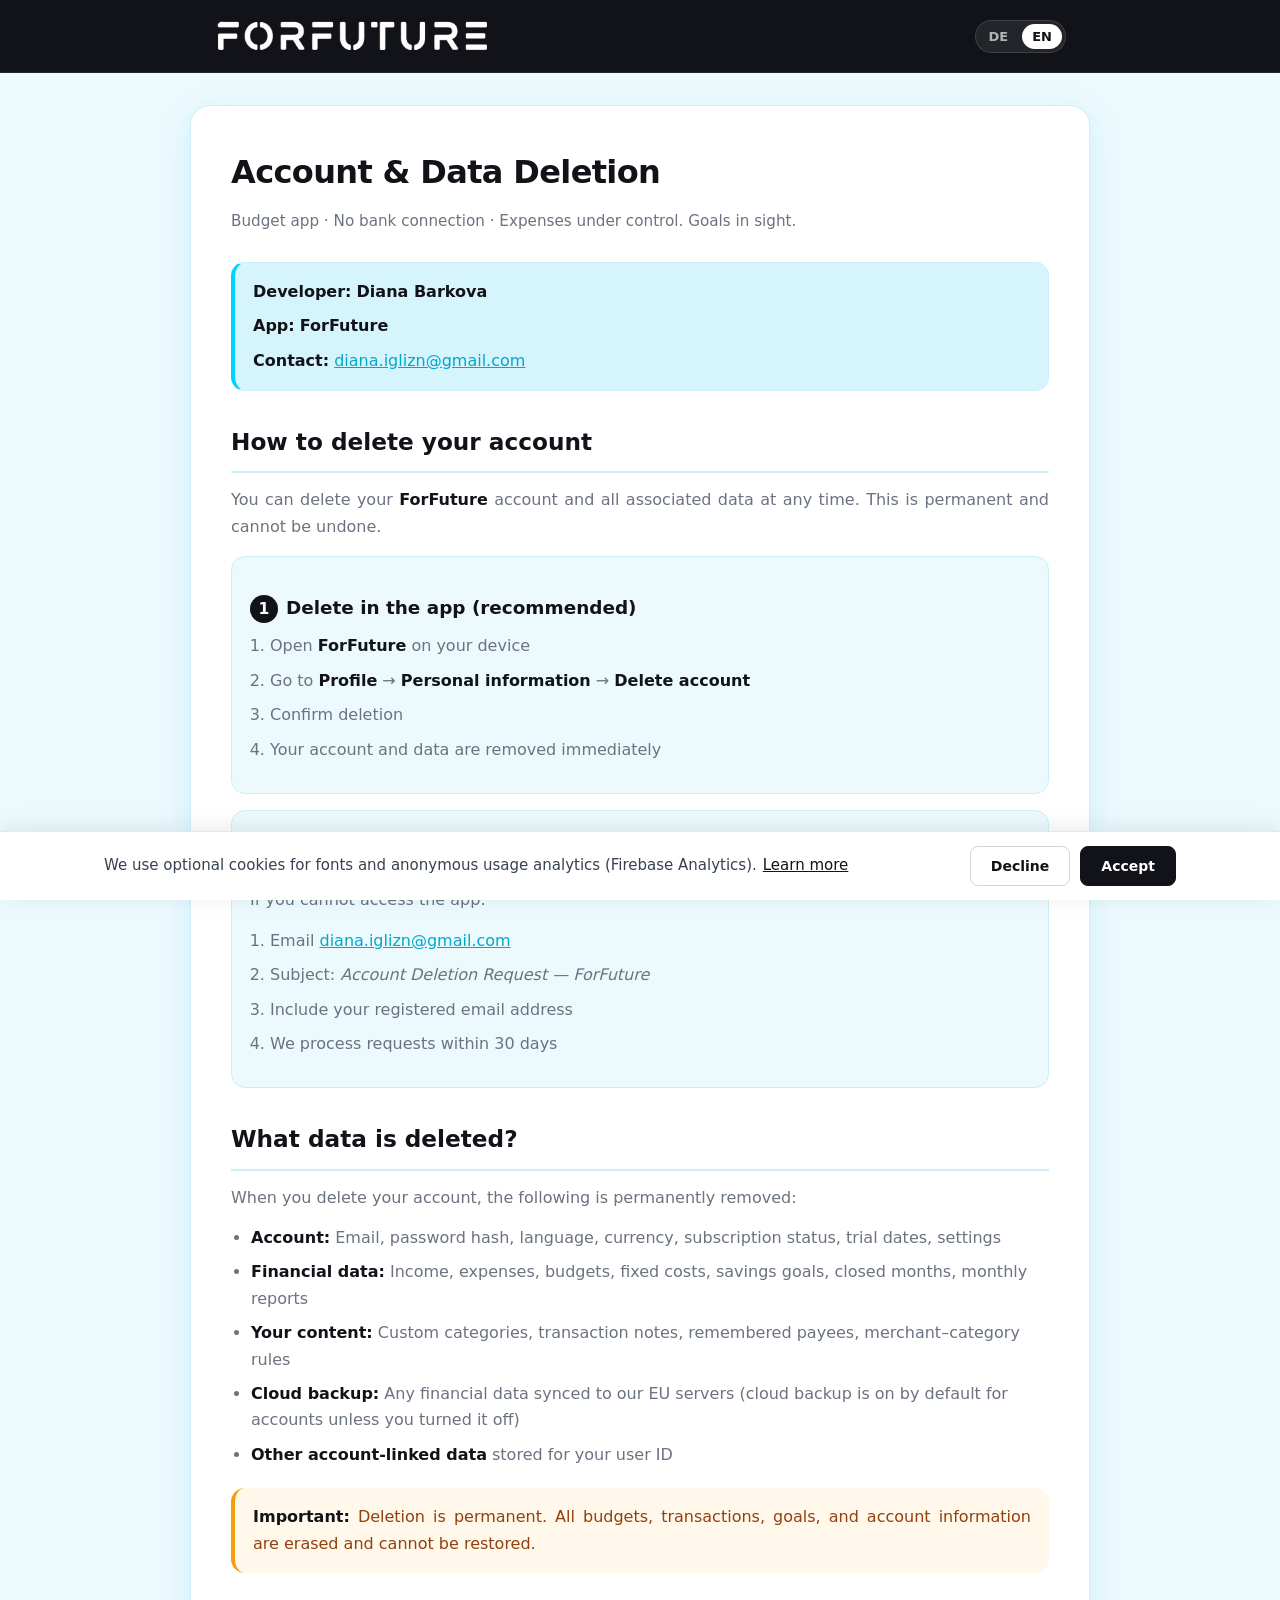
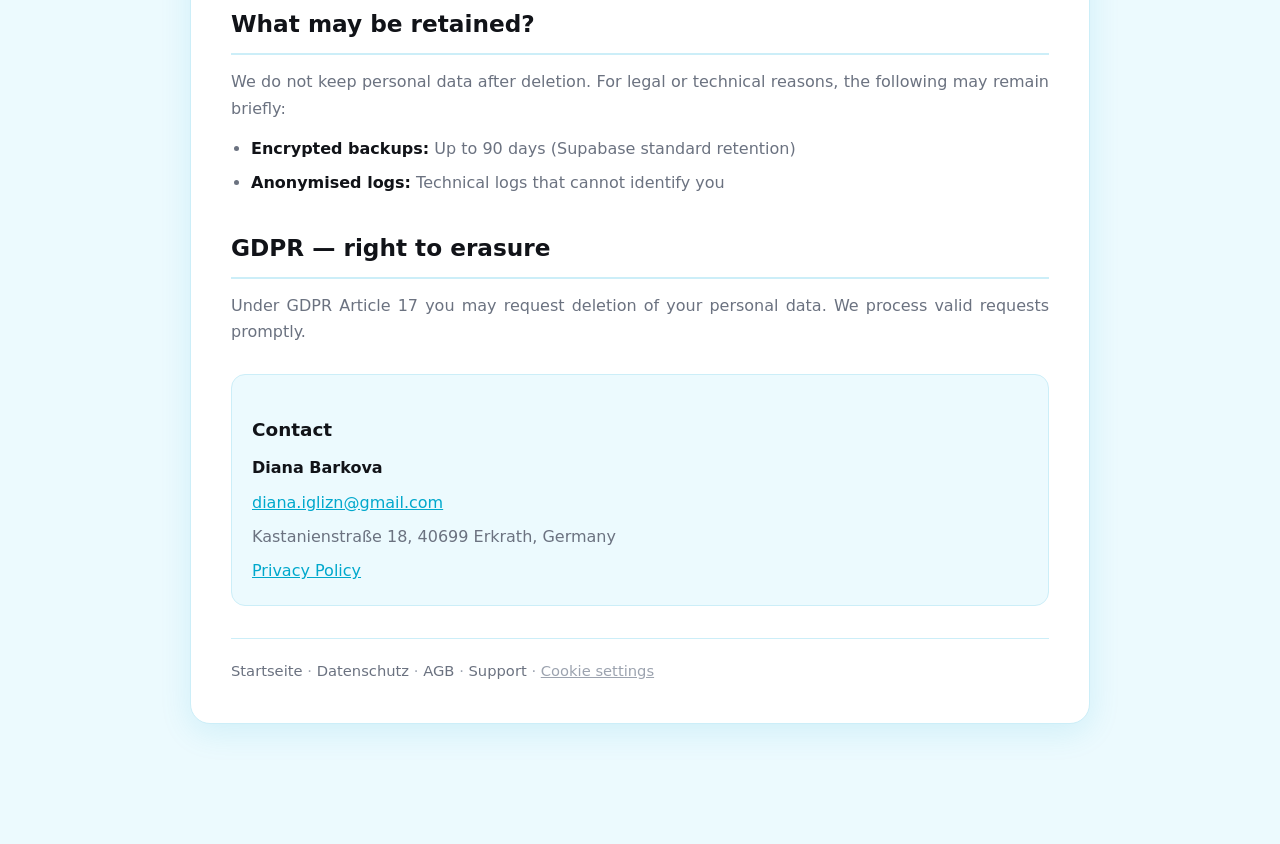
<file: delete-account.html>
<!DOCTYPE html>
<html lang="en">
<head>
  <meta charset="utf-8" />
  <meta name="viewport" content="width=device-width, initial-scale=1" />
  <meta name="description" content="ForFuture — Request account and data deletion" />
  <title>Delete Account — ForFuture</title>
  <link rel="icon" href="images/favicon.png" type="image/png" sizes="32x32" />
  <link rel="icon" href="images/favicon-512.png" type="image/png" sizes="512x512" />
  <link rel="apple-touch-icon" href="images/apple-touch-icon.png" sizes="180x180" />
  <link rel="stylesheet" href="legal-page.css" />
  <link rel="stylesheet" href="cookie-consent.css" />
    <script src="cookie-consent.js"></script>
</head>
<body data-content-prefix="content" data-title-key="delete.title">
  <header class="site-header">
    <div class="header-inner">
      <a href="index.html" class="logo" data-i18n-aria="logo.aria" aria-label="ForFuture Startseite">
        <img src="images/forfuture-wordmark-dark.png" alt="ForFuture" class="logo-wordmark-header" width="200" height="32" />
      </a>
      <div class="header-actions">
        <div class="lang-switch" role="group" data-i18n-aria="lang.switch.aria" aria-label="Sprache wählen">
          <button type="button" class="lang-switch-btn is-active" data-lang="de" aria-pressed="true">DE</button>
          <button type="button" class="lang-switch-btn" data-lang="en" aria-pressed="false">EN</button>
        </div>
      </div>
    </div>
  </header>
  <main class="subpage-main">
<div class="container">
    <h1 data-i18n="delete.title">Account &amp; Data Deletion</h1>
    <p class="subtitle" data-i18n="delete.subtitle">Budget app · No bank connection · Expenses under control. Goals in sight.</p>


    <div id="content-en" class="content active" lang="en">
      <div class="info-box">
        <p><strong>Developer:</strong> <span class="developer-name">Diana Barkova</span></p>
        <p><strong>App:</strong> <span class="app-name">ForFuture</span></p>
        <p><strong>Contact:</strong> <a href="mailto:diana.iglizn@gmail.com">diana.iglizn@gmail.com</a></p>
      </div>

      <h2>How to delete your account</h2>
      <p>You can delete your <span class="app-name">ForFuture</span> account and all associated data at any time. This is permanent and cannot be undone.</p>

      <div class="step-box">
        <h3><span class="step-number">1</span>Delete in the app (recommended)</h3>
        <ol>
          <li>Open <span class="app-name">ForFuture</span> on your device</li>
          <li>Go to <strong>Profile</strong> → <strong>Personal information</strong> → <strong>Delete account</strong></li>
          <li>Confirm deletion</li>
          <li>Your account and data are removed immediately</li>
        </ol>
      </div>

      <div class="step-box">
        <h3><span class="step-number">2</span>Request deletion by email</h3>
        <p>If you cannot access the app:</p>
        <ol>
          <li>Email <a href="mailto:diana.iglizn@gmail.com">diana.iglizn@gmail.com</a></li>
          <li>Subject: <em>Account Deletion Request — ForFuture</em></li>
          <li>Include your registered email address</li>
          <li>We process requests within 30 days</li>
        </ol>
      </div>

      <h2>What data is deleted?</h2>
      <p>When you delete your account, the following is permanently removed:</p>
      <ul>
        <li><strong>Account:</strong> Email, password hash, language, currency, subscription status, trial dates, settings</li>
        <li><strong>Financial data:</strong> Income, expenses, budgets, fixed costs, savings goals, closed months, monthly reports</li>
        <li><strong>Your content:</strong> Custom categories, transaction notes, remembered payees, merchant–category rules</li>
        <li><strong>Cloud backup:</strong> Any financial data synced to our EU servers (cloud backup is on by default for accounts unless you turned it off)</li>
        <li><strong>Other account-linked data</strong> stored for your user ID</li>
      </ul>

      <div class="warning-box">
        <p><strong>Important:</strong> Deletion is permanent. All budgets, transactions, goals, and account information are erased and cannot be restored.</p>
      </div>

      <h2>What may be retained?</h2>
      <p>We do not keep personal data after deletion. For legal or technical reasons, the following may remain briefly:</p>
      <ul>
        <li><strong>Encrypted backups:</strong> Up to 90 days (Supabase standard retention)</li>
        <li><strong>Anonymised logs:</strong> Technical logs that cannot identify you</li>
      </ul>

      <h2>GDPR — right to erasure</h2>
      <p>Under GDPR Article 17 you may request deletion of your personal data. We process valid requests promptly.</p>

      <div class="contact-info">
        <h3>Contact</h3>
        <p><strong>Diana Barkova</strong></p>
        <p><a href="mailto:diana.iglizn@gmail.com">diana.iglizn@gmail.com</a></p>
        <p>Kastanienstraße 18, 40699 Erkrath, Germany</p>
        <p><a href="privacy-policy.html">Privacy Policy</a></p>
      </div>
    </div>

    <div id="content-de" class="content" lang="de">
      <div class="info-box">
        <p><strong>Entwicklerin:</strong> <span class="developer-name">Diana Barkova</span></p>
        <p><strong>App:</strong> <span class="app-name">ForFuture</span></p>
        <p><strong>Kontakt:</strong> <a href="mailto:diana.iglizn@gmail.com">diana.iglizn@gmail.com</a></p>
      </div>

      <h2>Konto löschen</h2>
      <p>Sie können Ihr <span class="app-name">ForFuture</span>-Konto und alle zugehörigen Daten jederzeit löschen. Dies ist dauerhaft und kann nicht rückgängig gemacht werden.</p>

      <div class="step-box">
        <h3><span class="step-number">1</span>In der App löschen (empfohlen)</h3>
        <ol>
          <li><span class="app-name">ForFuture</span> auf Ihrem Gerät öffnen</li>
          <li><strong>Profil</strong> → <strong>Persönliche Informationen</strong> → <strong>Konto löschen</strong></li>
          <li>Löschung bestätigen</li>
          <li>Konto und Daten werden sofort entfernt</li>
        </ol>
      </div>

      <div class="step-box">
        <h3><span class="step-number">2</span>Löschung per E-Mail</h3>
        <p>Wenn Sie keinen Zugang zur App haben:</p>
        <ol>
          <li>E-Mail an <a href="mailto:diana.iglizn@gmail.com">diana.iglizn@gmail.com</a></li>
          <li>Betreff: <em>Kontolöschung — ForFuture</em></li>
          <li>Registrierte E-Mail-Adresse angeben</li>
          <li>Bearbeitung innerhalb von 30 Tagen</li>
        </ol>
      </div>

      <h2>Welche Daten werden gelöscht?</h2>
      <ul>
        <li><strong>Konto:</strong> E-Mail, Passwort-Hash, Sprache, Währung, Abo-Status, Testphase, Einstellungen</li>
        <li><strong>Finanzdaten:</strong> Einkommen, Ausgaben, Budgets, Fixkosten, Sparziele, abgeschlossene Monate, Monatsberichte</li>
        <li><strong>Eigene Inhalte:</strong> Kategorien, Notizen, gemerkte Zahlungspartner, Händler–Kategorie-Zuordnungen</li>
        <li><strong>Cloud-Backup:</strong> Finanzdaten auf EU-Servern (Cloud-Sicherung ist für Konten standardmäßig an, sofern Sie sie nicht ausgeschaltet haben)</li>
        <li><strong>Weitere kontobezogene Daten</strong> zu Ihrer Nutzer-ID</li>
      </ul>

      <div class="warning-box">
        <p><strong>Wichtig:</strong> Die Löschung ist endgültig. Budgets, Transaktionen, Ziele und Kontoinformationen können nicht wiederhergestellt werden.</p>
      </div>

      <h2>Was kann aufbewahrt werden?</h2>
      <ul>
        <li><strong>Verschlüsselte Backups:</strong> Bis zu 90 Tage (Supabase-Standard)</li>
        <li><strong>Anonymisierte Logs:</strong> Technische Protokolle ohne Personenbezug</li>
      </ul>

      <h2>DSGVO — Recht auf Löschung</h2>
      <p>Gemäß Art.&nbsp;17 DSGVO können Sie die Löschung Ihrer personenbezogenen Daten verlangen.</p>

      <div class="contact-info">
        <h3>Kontakt</h3>
        <p><strong>Diana Barkova</strong></p>
        <p><a href="mailto:diana.iglizn@gmail.com">diana.iglizn@gmail.com</a></p>
        <p>Kastanienstraße 18, 40699 Erkrath, Deutschland</p>
        <p><a href="privacy-policy.html">Datenschutzerklärung</a></p>
      </div>
    </div>


    <div class="footer-links">
      <a href="index.html">Startseite</a> ·
      <a href="privacy-policy.html">Datenschutz</a> ·
      <a href="terms-of-service.html">AGB</a> ·
      <a href="support.html">Support</a> · <button type="button" class="cookie-settings-link" data-cookie-settings data-i18n="footer.cookies">Cookie-Einstellungen</button>
    </div>
  </main>
<script src="legal-page.js"></script>
</body>
</html>
</file>
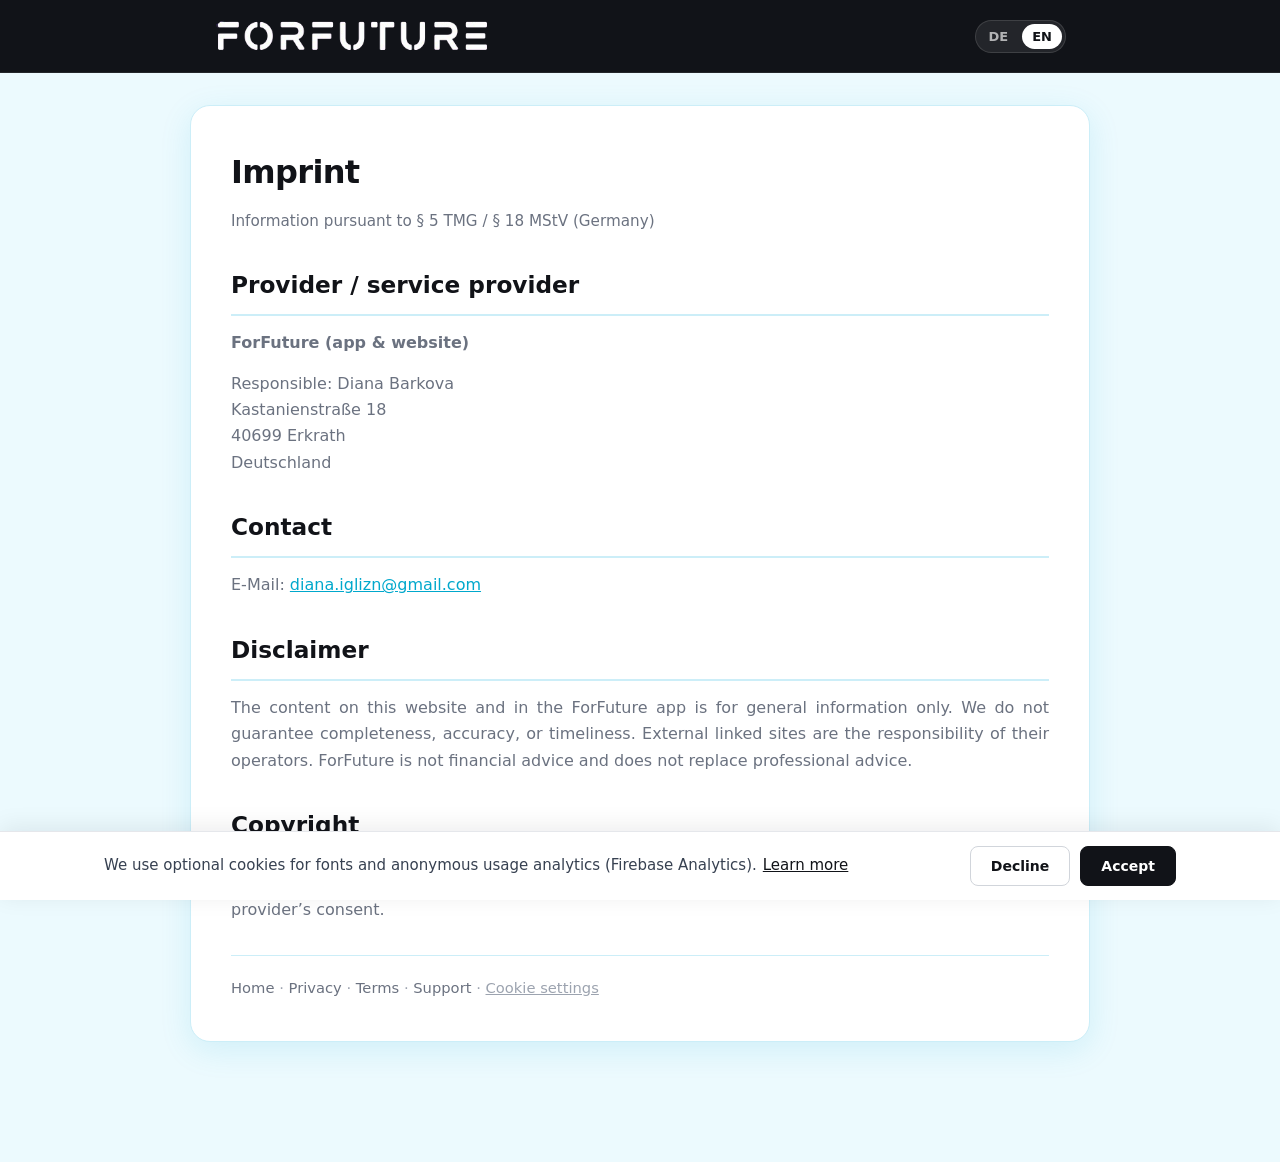
<file: impressum.html>
<!DOCTYPE html>
<html lang="de">
<head>
  <meta charset="utf-8" />
  <meta name="viewport" content="width=device-width, initial-scale=1" />
  <meta name="description" content="ForFuture Impressum — Angaben gemäß § 5 TMG / § 18 MStV" />
  <title>Impressum — ForFuture</title>
  <link rel="icon" href="images/favicon.png" type="image/png" sizes="32x32" />
  <link rel="icon" href="images/favicon-512.png" type="image/png" sizes="512x512" />
  <link rel="apple-touch-icon" href="images/apple-touch-icon.png" sizes="180x180" />
  <link rel="stylesheet" href="legal-page.css" />
  <link rel="stylesheet" href="cookie-consent.css" />
    <script src="cookie-consent.js"></script>
</head>
<body data-title-key="impressum.title">
  <header class="site-header">
    <div class="header-inner">
      <a href="index.html" class="logo" data-i18n-aria="logo.aria" aria-label="ForFuture Startseite">
        <img src="images/forfuture-wordmark-dark.png" alt="ForFuture" class="logo-wordmark-header" width="200" height="32" />
      </a>
      <div class="header-actions">
        <div class="lang-switch" role="group" data-i18n-aria="lang.switch.aria" aria-label="Sprache wählen">
          <button type="button" class="lang-switch-btn is-active" data-lang="de" aria-pressed="true">DE</button>
          <button type="button" class="lang-switch-btn" data-lang="en" aria-pressed="false">EN</button>
        </div>
      </div>
    </div>
  </header>
  <main class="subpage-main">
    <div class="container">
      <h1 data-i18n="impressum.title">Impressum</h1>
      <p class="subtitle" data-i18n="impressum.subtitle">Angaben gemäß § 5 TMG / § 18 MStV</p>

      <div class="support-section">
        <h2 data-i18n="impressum.provider.title">Anbieter / Diensteanbieter</h2>
        <p><strong data-i18n="impressum.provider.app">ForFuture (App &amp; Website)</strong></p>
        <p>
          <span data-i18n="impressum.provider.person">Verantwortlich: Diana Barkova</span><br />
          Kastanienstraße 18<br />
          40699 Erkrath<br />
          Deutschland
        </p>

        <h2 data-i18n="impressum.contact.title">Kontakt</h2>
        <p>E-Mail: <a href="mailto:diana.iglizn@gmail.com">diana.iglizn@gmail.com</a></p>

        <h2 data-i18n="impressum.disclaimer.title">Haftungsausschluss</h2>
        <p data-i18n="impressum.disclaimer.text">
          Die Inhalte dieser Website und der ForFuture-App dienen der allgemeinen Information.
          Wir übernehmen keine Gewähr für Vollständigkeit, Richtigkeit und Aktualität.
          Für Inhalte verlinkter externer Seiten sind deren Betreiber verantwortlich.
          ForFuture ist keine Finanzberatung und ersetzt keine professionelle Beratung.
        </p>

        <h2 data-i18n="impressum.copyright.title">Urheberrecht</h2>
        <p data-i18n="impressum.copyright.text">
          Alle Inhalte dieser Website und der App unterliegen dem Urheberrecht.
          Vervielfältigung oder Nutzung bedarf der Zustimmung der Anbieterin.
        </p>
      </div>

      <div class="footer-links">
        <a href="index.html" data-i18n="footer.home">Startseite</a> ·
        <a href="privacy-policy.html" data-i18n="footer.privacy">Datenschutz</a> ·
        <a href="terms-of-service.html" data-i18n="footer.terms">AGB</a> ·
        <a href="support.html" data-i18n="footer.support">Support</a> · <button type="button" class="cookie-settings-link" data-cookie-settings data-i18n="footer.cookies">Cookie-Einstellungen</button>
    </div>
    </div>
  </main>
<script src="legal-page.js"></script>
</body>
</html>
</file>
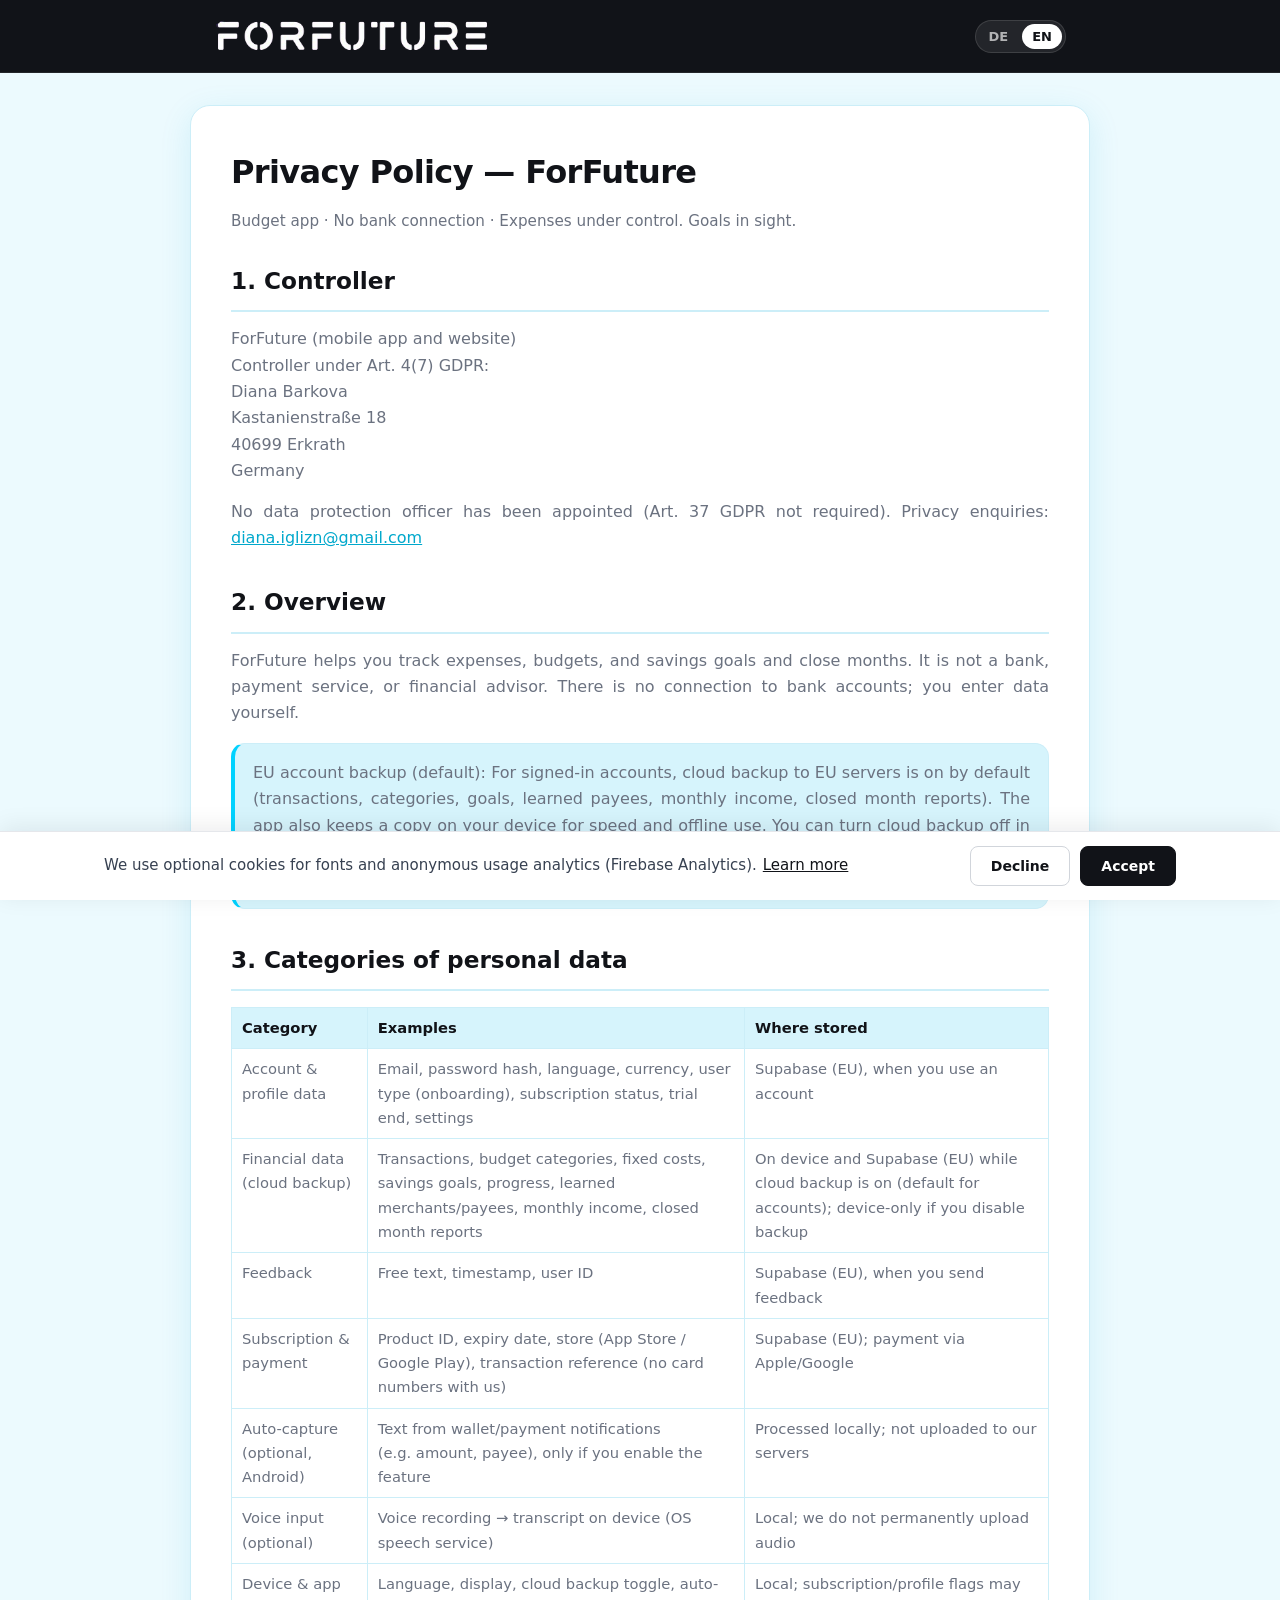
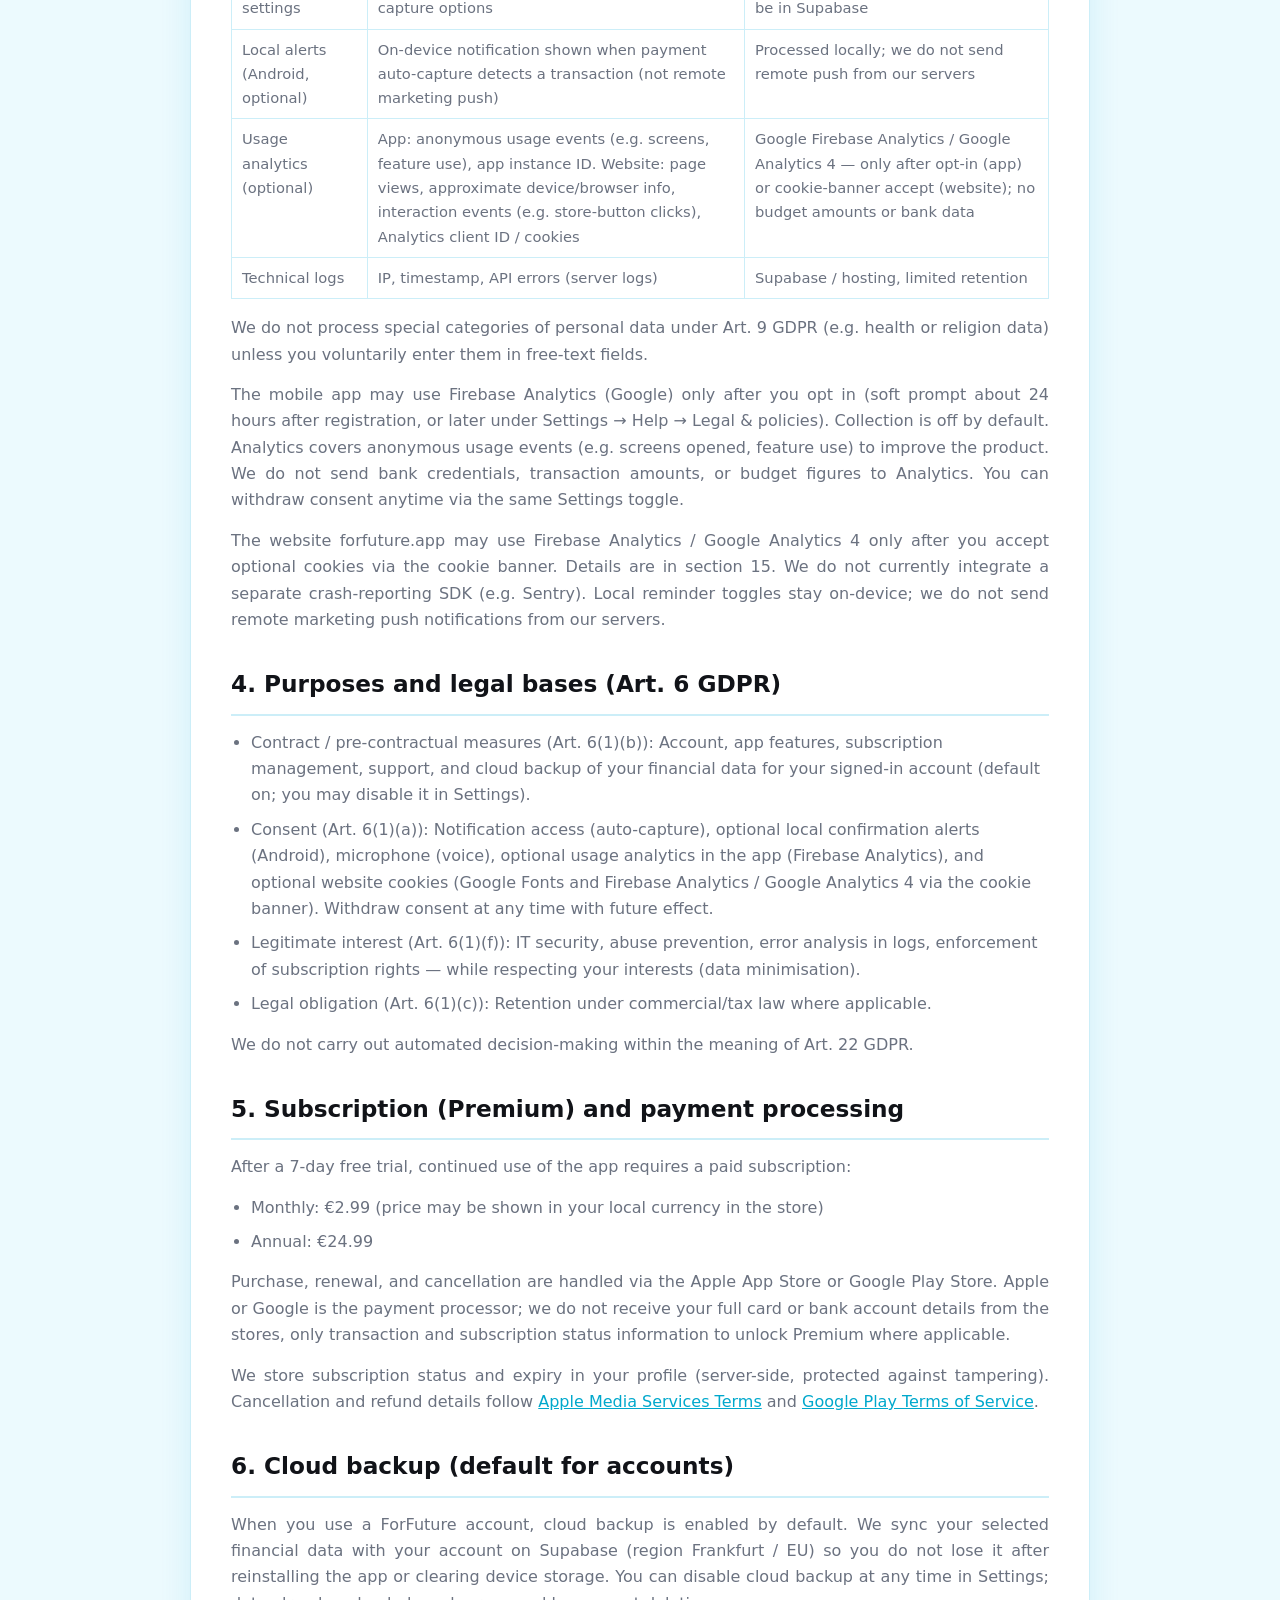
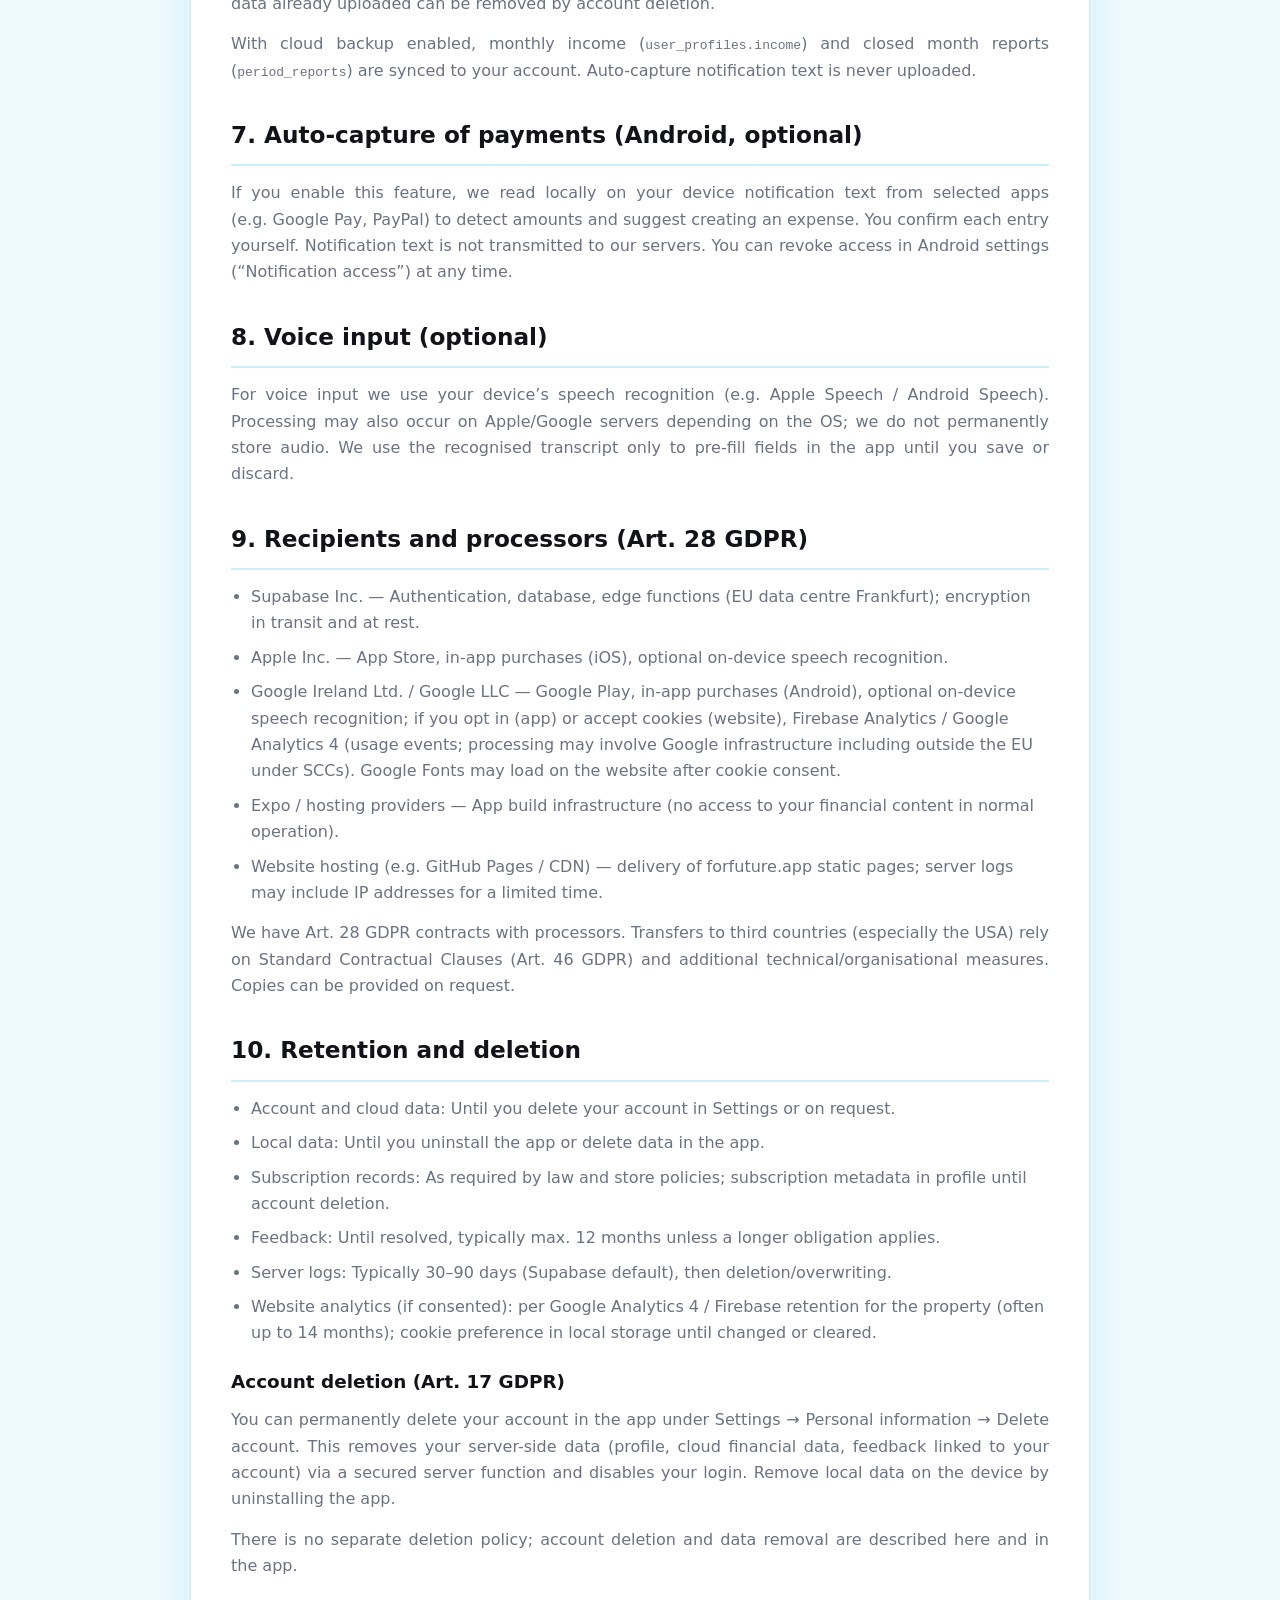
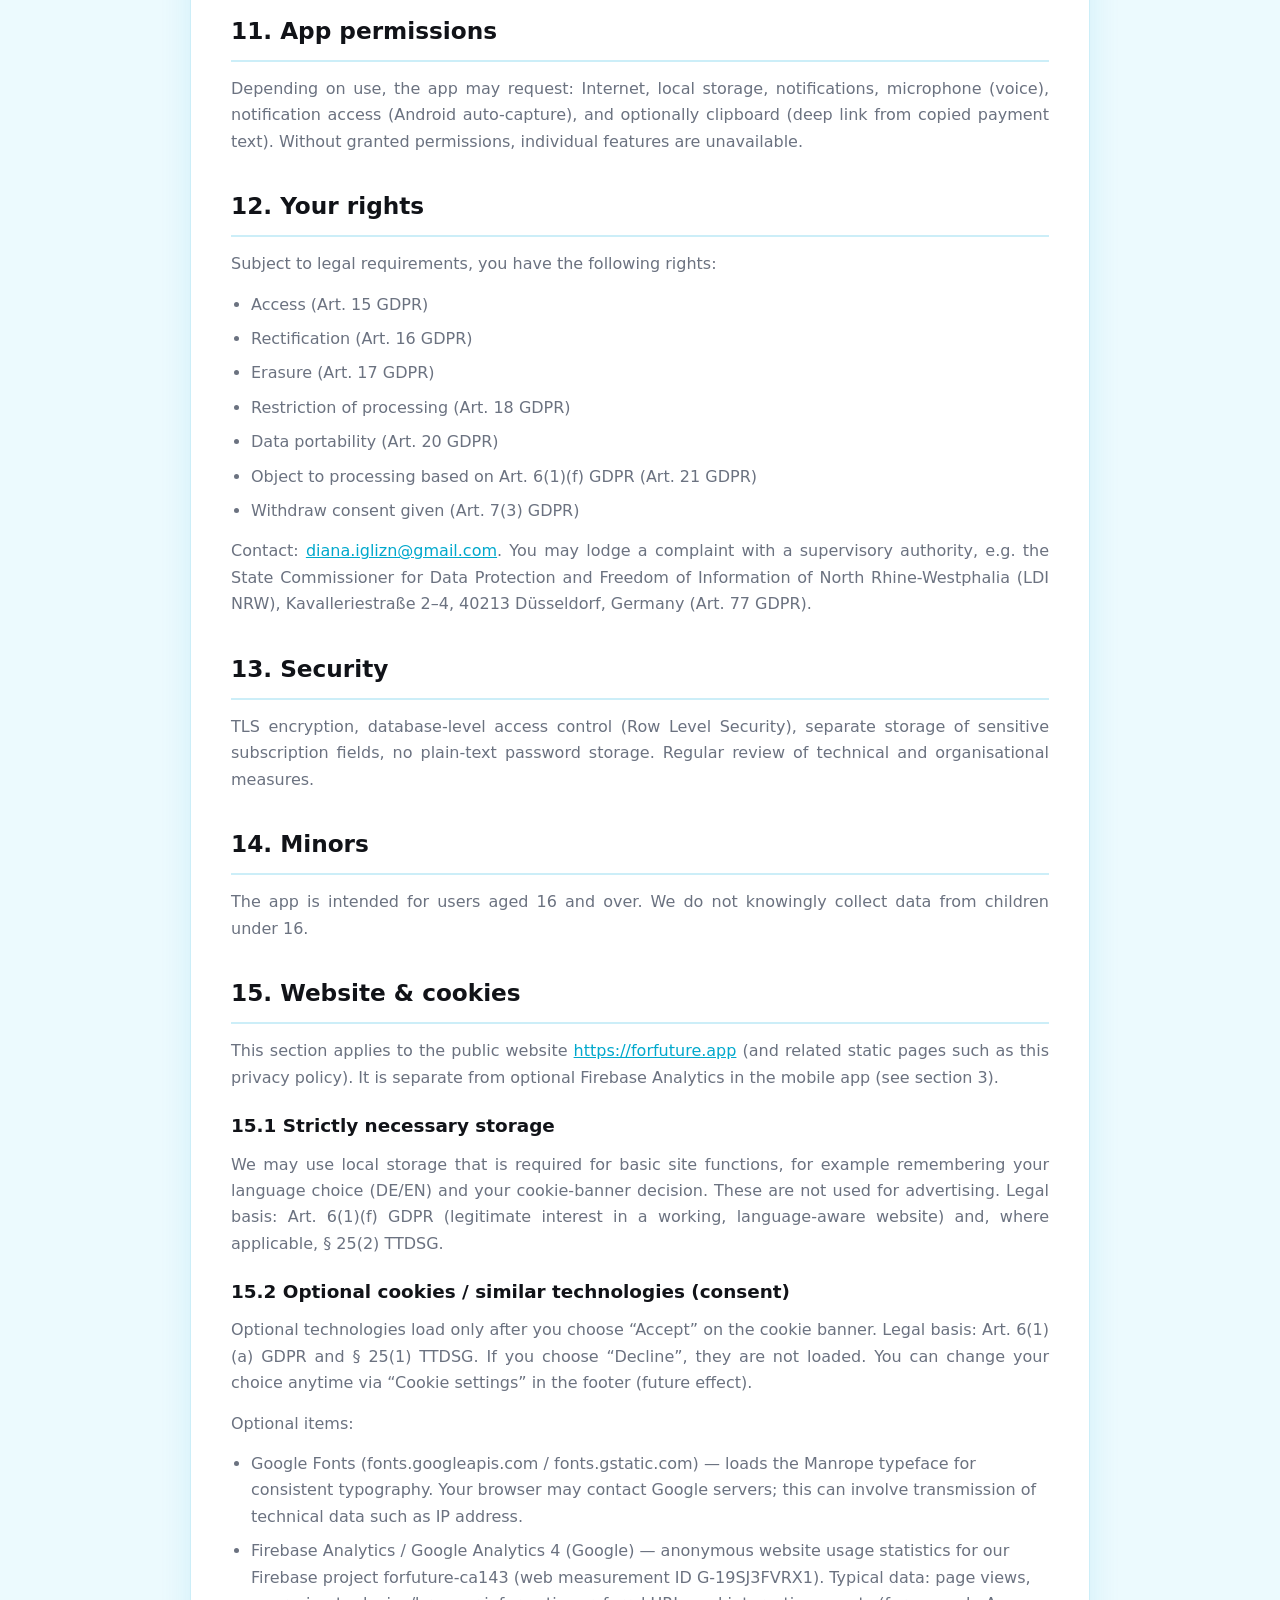
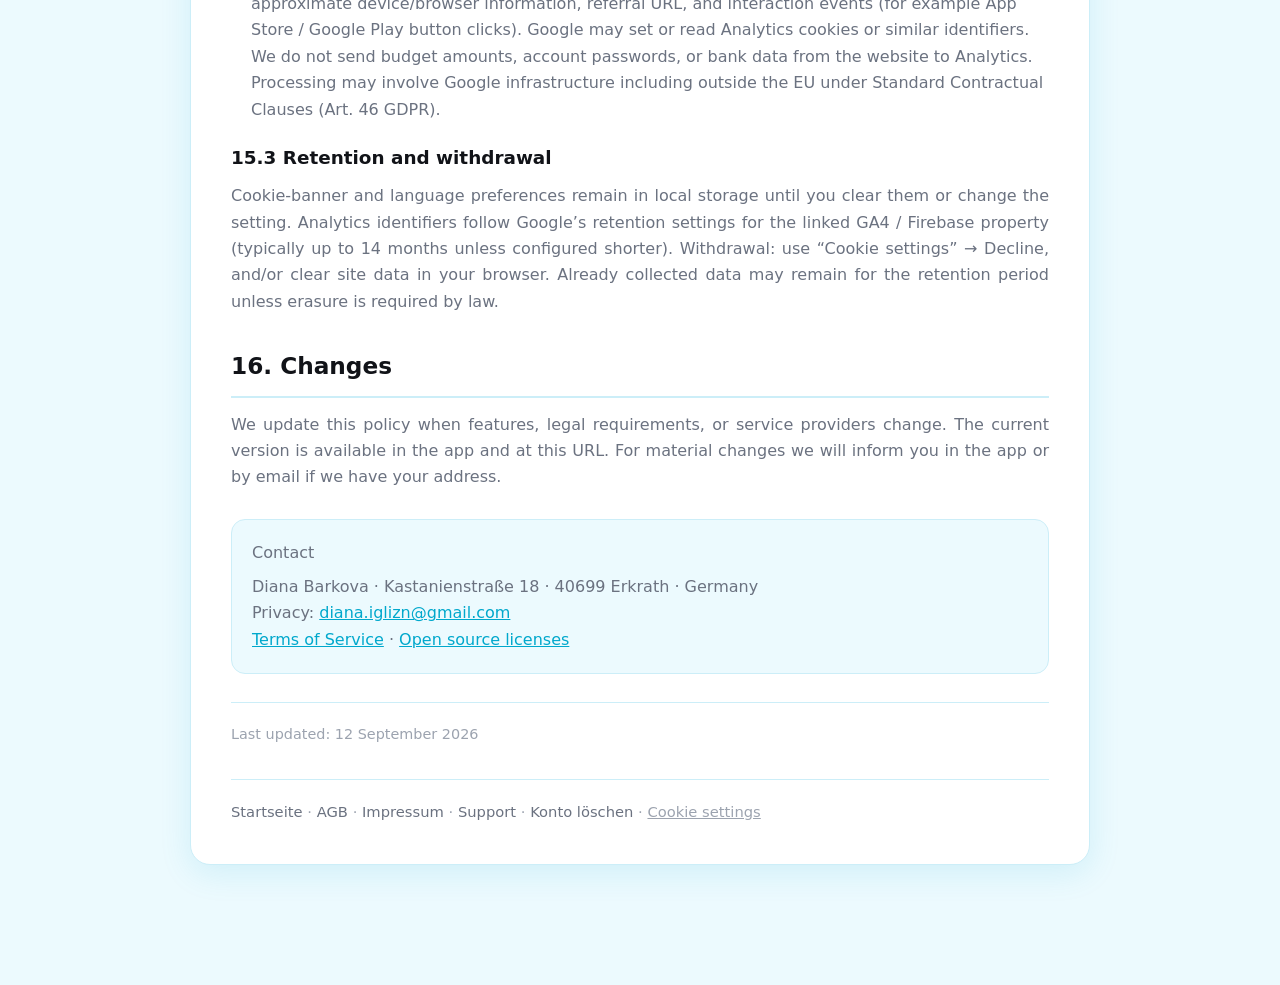
<file: privacy-policy.html>
<!DOCTYPE html>
<html lang="en">
<head>
  <meta charset="utf-8" />
  <meta name="viewport" content="width=device-width, initial-scale=1" />
  <title>Privacy Policy — ForFuture</title>
  <link rel="icon" href="images/favicon.png" type="image/png" sizes="32x32" />
  <link rel="icon" href="images/favicon-512.png" type="image/png" sizes="512x512" />
  <link rel="apple-touch-icon" href="images/apple-touch-icon.png" sizes="180x180" />
  <link rel="stylesheet" href="legal-page.css" />
  <link rel="stylesheet" href="cookie-consent.css" />
    <script src="cookie-consent.js"></script>
</head>
<body data-content-prefix="policy" data-title-key="privacy.title">
  <header class="site-header">
    <div class="header-inner">
      <a href="index.html" class="logo" data-i18n-aria="logo.aria" aria-label="ForFuture Startseite">
        <img src="images/forfuture-wordmark-dark.png" alt="ForFuture" class="logo-wordmark-header" width="200" height="32" />
      </a>
      <div class="header-actions">
        <div class="lang-switch" role="group" data-i18n-aria="lang.switch.aria" aria-label="Sprache wählen">
          <button type="button" class="lang-switch-btn is-active" data-lang="de" aria-pressed="true">DE</button>
          <button type="button" class="lang-switch-btn" data-lang="en" aria-pressed="false">EN</button>
        </div>
      </div>
    </div>
  </header>
  <main class="subpage-main">
<div class="container">
    <h1 data-i18n="privacy.title">Privacy Policy — ForFuture</h1>
    <p class="subtitle" data-i18n="privacy.subtitle">Budget app · No bank connection · Expenses under control. Goals in sight.</p>


    <!-- ─── ENGLISH ─── -->
    <div id="policy-en" class="policy-content active" lang="en">

      <h2>1. Controller</h2>
      <p>
        ForFuture (mobile app and website)<br />
        Controller under Art.&nbsp;4(7) GDPR:<br />
        Diana Barkova<br />
        Kastanienstraße 18<br />
        40699 Erkrath<br />
        Germany
      </p>
      <p>
        No data protection officer has been appointed (Art.&nbsp;37 GDPR not required).
        Privacy enquiries: <a href="mailto:diana.iglizn@gmail.com">diana.iglizn@gmail.com</a>
      </p>

      <h2>2. Overview</h2>
      <p>
        ForFuture helps you track expenses, budgets, and savings goals and close months.
        It is not a bank, payment service, or financial advisor.
        There is no connection to bank accounts; you enter data yourself.
      </p>
      <div class="info-box">
        <p>
          EU account backup (default): For signed-in accounts,
          cloud backup to EU servers is on by default
          (transactions, categories, goals, learned payees, monthly income, closed month reports).
          The app also keeps a copy on your device for speed and offline use.
          You can turn cloud backup off in Settings; then that data remains only on the device
          (and may be lost if you uninstall the app or clear storage).
        </p>
      </div>

      <h2>3. Categories of personal data</h2>
      <table>
        <thead>
          <tr><th>Category</th><th>Examples</th><th>Where stored</th></tr>
        </thead>
        <tbody>
          <tr>
            <td>Account &amp; profile data</td>
            <td>Email, password hash, language, currency, user type (onboarding), subscription status, trial end, settings</td>
            <td>Supabase (EU), when you use an account</td>
          </tr>
          <tr>
            <td>Financial data (cloud backup)</td>
            <td>Transactions, budget categories, fixed costs, savings goals, progress, learned merchants/payees, monthly income, closed month reports</td>
            <td>On device and Supabase (EU) while cloud backup is on (default for accounts); device-only if you disable backup</td>
          </tr>
          <tr>
            <td>Feedback</td>
            <td>Free text, timestamp, user ID</td>
            <td>Supabase (EU), when you send feedback</td>
          </tr>
          <tr>
            <td>Subscription &amp; payment</td>
            <td>Product ID, expiry date, store (App Store / Google Play), transaction reference (no card numbers with us)</td>
            <td>Supabase (EU); payment via Apple/Google</td>
          </tr>
          <tr>
            <td>Auto-capture (optional, Android)</td>
            <td>Text from wallet/payment notifications (e.g.&nbsp;amount, payee), only if you enable the feature</td>
            <td>Processed locally; not uploaded to our servers</td>
          </tr>
          <tr>
            <td>Voice input (optional)</td>
            <td>Voice recording → transcript on device (OS speech service)</td>
            <td>Local; we do not permanently upload audio</td>
          </tr>
          <tr>
            <td>Device &amp; app settings</td>
            <td>Language, display, cloud backup toggle, auto-capture options</td>
            <td>Local; subscription/profile flags may be in Supabase</td>
          </tr>
          <tr>
            <td>Local alerts (Android, optional)</td>
            <td>On-device notification shown when payment auto-capture detects a transaction (not remote marketing push)</td>
            <td>Processed locally; we do not send remote push from our servers</td>
          </tr>
          <tr>
            <td>Usage analytics (optional)</td>
            <td>App: anonymous usage events (e.g.&nbsp;screens, feature use), app instance ID. Website: page views, approximate device/browser info, interaction events (e.g.&nbsp;store-button clicks), Analytics client ID / cookies</td>
            <td>Google Firebase Analytics / Google Analytics&nbsp;4 — only after opt-in (app) or cookie-banner accept (website); no budget amounts or bank data</td>
          </tr>
          <tr>
            <td>Technical logs</td>
            <td>IP, timestamp, API errors (server logs)</td>
            <td>Supabase / hosting, limited retention</td>
          </tr>
        </tbody>
      </table>
      <p>
        We do not process special categories of personal data under Art.&nbsp;9 GDPR
        (e.g.&nbsp;health or religion data) unless you voluntarily enter them in free-text fields.
      </p>
      <p>
        The mobile app may use Firebase Analytics (Google) only after you
        opt in (soft prompt about 24 hours after registration, or later under
        Settings → Help → Legal &amp; policies). Collection is off by default.
        Analytics covers anonymous usage events (e.g.&nbsp;screens opened, feature use) to improve the product.
        We do not send bank credentials, transaction amounts, or budget figures to Analytics.
        You can withdraw consent anytime via the same Settings toggle.
      </p>
      <p>
        The website forfuture.app may use Firebase Analytics / Google Analytics&nbsp;4 only after you accept
        optional cookies via the cookie banner. Details are in section&nbsp;15. We do not currently
        integrate a separate crash-reporting SDK (e.g.&nbsp;Sentry). Local reminder toggles stay on-device;
        we do not send remote marketing push notifications from our servers.
      </p>

      <h2>4. Purposes and legal bases (Art.&nbsp;6 GDPR)</h2>
      <ul>
        <li>Contract / pre-contractual measures (Art.&nbsp;6(1)(b)): Account, app features, subscription management, support, and cloud backup of your financial data for your signed-in account (default on; you may disable it in Settings).</li>
        <li>Consent (Art.&nbsp;6(1)(a)): Notification access (auto-capture), optional local confirmation alerts (Android), microphone (voice), optional usage analytics in the app (Firebase Analytics), and optional website cookies (Google Fonts and Firebase Analytics / Google Analytics&nbsp;4 via the cookie banner). Withdraw consent at any time with future effect.</li>
        <li>Legitimate interest (Art.&nbsp;6(1)(f)): IT security, abuse prevention, error analysis in logs, enforcement of subscription rights — while respecting your interests (data minimisation).</li>
        <li>Legal obligation (Art.&nbsp;6(1)(c)): Retention under commercial/tax law where applicable.</li>
      </ul>
      <p>We do not carry out automated decision-making within the meaning of Art.&nbsp;22 GDPR.</p>

      <h2>5. Subscription (Premium) and payment processing</h2>
      <p>
        After a 7-day free trial, continued use of the app requires a paid subscription:
      </p>
      <ul>
        <li>Monthly: €2.99 (price may be shown in your local currency in the store)</li>
        <li>Annual: €24.99</li>
      </ul>
      <p>
        Purchase, renewal, and cancellation are handled via the Apple App Store or
        Google Play Store. Apple or Google is the payment processor;
        we do not receive your full card or bank account details from the stores, only
        transaction and subscription status information to unlock Premium where applicable.
      </p>
      <p>
        We store subscription status and expiry in your profile (server-side, protected against tampering).
        Cancellation and refund details follow
        <a href="https://www.apple.com/legal/internet-services/itunes/us/terms.html" rel="noopener">Apple Media Services Terms</a>
        and
        <a href="https://play.google.com/intl/en_us/about/play-terms/" rel="noopener">Google Play Terms of Service</a>.
      </p>

      <h2>6. Cloud backup (default for accounts)</h2>
      <p>
        When you use a ForFuture account, cloud backup is enabled by default.
        We sync your selected financial data with your account on Supabase
        (region Frankfurt / EU) so you do not lose it after reinstalling the app
        or clearing device storage. You can disable cloud backup at any time in Settings;
        data already uploaded can be removed by account deletion.
      </p>
      <p>
        With cloud backup enabled, monthly income (<code>user_profiles.income</code>) and closed month reports
        (<code>period_reports</code>) are synced to your account. Auto-capture notification text is never uploaded.
      </p>

      <h2>7. Auto-capture of payments (Android, optional)</h2>
      <p>
        If you enable this feature, we read locally on your device notification text from selected apps
        (e.g.&nbsp;Google Pay, PayPal) to detect amounts and suggest creating an expense. You confirm each entry yourself.
        Notification text is not transmitted to our servers. You can revoke access in Android settings
        (“Notification access”) at any time.
      </p>

      <h2>8. Voice input (optional)</h2>
      <p>
        For voice input we use your device’s speech recognition (e.g.&nbsp;Apple Speech / Android Speech).
        Processing may also occur on Apple/Google servers depending on the OS; we do not permanently store audio.
        We use the recognised transcript only to pre-fill fields in the app until you save or discard.
      </p>

      <h2>9. Recipients and processors (Art.&nbsp;28 GDPR)</h2>
      <ul>
        <li>Supabase Inc. — Authentication, database, edge functions (EU data centre Frankfurt); encryption in transit and at rest.</li>
        <li>Apple Inc. — App Store, in-app purchases (iOS), optional on-device speech recognition.</li>
        <li>Google Ireland Ltd. / Google LLC — Google Play, in-app purchases (Android), optional on-device speech recognition; if you opt in (app) or accept cookies (website), Firebase Analytics / Google Analytics&nbsp;4 (usage events; processing may involve Google infrastructure including outside the EU under SCCs). Google Fonts may load on the website after cookie consent.</li>
        <li>Expo / hosting providers — App build infrastructure (no access to your financial content in normal operation).</li>
        <li>Website hosting (e.g.&nbsp;GitHub Pages / CDN) — delivery of forfuture.app static pages; server logs may include IP addresses for a limited time.</li>
      </ul>
      <p>
        We have Art.&nbsp;28 GDPR contracts with processors. Transfers to third countries (especially the USA)
        rely on Standard Contractual Clauses (Art.&nbsp;46 GDPR) and additional technical/organisational measures.
        Copies can be provided on request.
      </p>

      <h2>10. Retention and deletion</h2>
      <ul>
        <li>Account and cloud data: Until you delete your account in Settings or on request.</li>
        <li>Local data: Until you uninstall the app or delete data in the app.</li>
        <li>Subscription records: As required by law and store policies; subscription metadata in profile until account deletion.</li>
        <li>Feedback: Until resolved, typically max.&nbsp;12 months unless a longer obligation applies.</li>
        <li>Server logs: Typically 30–90 days (Supabase default), then deletion/overwriting.</li>
        <li>Website analytics (if consented): per Google Analytics&nbsp;4 / Firebase retention for the property (often up to 14 months); cookie preference in local storage until changed or cleared.</li>
      </ul>

      <h3>Account deletion (Art.&nbsp;17 GDPR)</h3>
      <p>
        You can permanently delete your account in the app under
        Settings → Personal information → Delete account.
        This removes your server-side data (profile, cloud financial data, feedback linked to your account) via a secured
        server function and disables your login. Remove local data on the device by uninstalling the app.
      </p>
      <p>
        There is no separate deletion policy; account deletion and data removal are described here and in the app.
      </p>

      <h2>11. App permissions</h2>
      <p>
        Depending on use, the app may request: Internet, local storage, notifications, microphone (voice),
        notification access (Android auto-capture), and optionally clipboard (deep link from copied payment text).
        Without granted permissions, individual features are unavailable.
      </p>

      <h2>12. Your rights</h2>
      <p>Subject to legal requirements, you have the following rights:</p>
      <ul>
        <li>Access (Art.&nbsp;15 GDPR)</li>
        <li>Rectification (Art.&nbsp;16 GDPR)</li>
        <li>Erasure (Art.&nbsp;17 GDPR)</li>
        <li>Restriction of processing (Art.&nbsp;18 GDPR)</li>
        <li>Data portability (Art.&nbsp;20 GDPR)</li>
        <li>Object to processing based on Art.&nbsp;6(1)(f) GDPR (Art.&nbsp;21 GDPR)</li>
        <li>Withdraw consent given (Art.&nbsp;7(3) GDPR)</li>
      </ul>
      <p>
        Contact: <a href="mailto:diana.iglizn@gmail.com">diana.iglizn@gmail.com</a>.
        You may lodge a complaint with a supervisory authority, e.g.&nbsp;the
        State Commissioner for Data Protection and Freedom of Information of North Rhine-Westphalia (LDI NRW),
        Kavalleriestraße 2–4, 40213 Düsseldorf, Germany (Art.&nbsp;77 GDPR).
      </p>

      <h2>13. Security</h2>
      <p>
        TLS encryption, database-level access control (Row Level Security), separate storage of sensitive subscription fields,
        no plain-text password storage. Regular review of technical and organisational measures.
      </p>

      <h2>14. Minors</h2>
      <p>
        The app is intended for users aged 16 and over. We do not knowingly collect data from children under 16.
      </p>

      <h2 id="cookies">15. Website &amp; cookies</h2>
      <p>
        This section applies to the public website
        <a href="https://forfuture.app">https://forfuture.app</a>
        (and related static pages such as this privacy policy). It is separate from optional
        Firebase Analytics in the mobile app (see section&nbsp;3).
      </p>
      <h3>15.1 Strictly necessary storage</h3>
      <p>
        We may use local storage that is required for basic site functions, for example remembering
        your language choice (DE/EN) and your cookie-banner decision. These are not used for advertising.
        Legal basis: Art.&nbsp;6(1)(f) GDPR (legitimate interest in a working, language-aware website) and,
        where applicable, §&nbsp;25(2) TTDSG.
      </p>
      <h3>15.2 Optional cookies / similar technologies (consent)</h3>
      <p>
        Optional technologies load only after you choose “Accept” on the cookie banner. Legal basis:
        Art.&nbsp;6(1)(a) GDPR and §&nbsp;25(1) TTDSG. If you choose “Decline”, they are not loaded.
        You can change your choice anytime via “Cookie settings” in the footer (future effect).
      </p>
      <p>Optional items:</p>
      <ul>
        <li>
          Google Fonts (fonts.googleapis.com / fonts.gstatic.com) — loads the Manrope typeface for
          consistent typography. Your browser may contact Google servers; this can involve transmission
          of technical data such as IP address.
        </li>
        <li>
          Firebase Analytics / Google Analytics&nbsp;4 (Google) — anonymous website usage statistics for
          our Firebase project forfuture-ca143 (web measurement ID G-19SJ3FVRX1). Typical data:
          page views, approximate device/browser information, referral URL, and interaction events
          (for example App Store / Google Play button clicks). Google may set or read Analytics cookies
          or similar identifiers. We do not send budget amounts, account passwords, or bank data from
          the website to Analytics. Processing may involve Google infrastructure including outside the EU
          under Standard Contractual Clauses (Art.&nbsp;46 GDPR).
        </li>
      </ul>
      <h3>15.3 Retention and withdrawal</h3>
      <p>
        Cookie-banner and language preferences remain in local storage until you clear them or change
        the setting. Analytics identifiers follow Google’s retention settings for the linked GA4 /
        Firebase property (typically up to 14 months unless configured shorter). Withdrawal: use
        “Cookie settings” → Decline, and/or clear site data in your browser. Already collected data
        may remain for the retention period unless erasure is required by law.
      </p>

      <h2>16. Changes</h2>
      <p>
        We update this policy when features, legal requirements, or service providers change.
        The current version is available in the app and at this URL. For material changes we will inform you in the app
        or by email if we have your address.
      </p>

      <div class="contact-info">
        <p>Contact</p>
        <p>
          Diana Barkova · Kastanienstraße 18 · 40699 Erkrath · Germany<br />
          Privacy: <a href="mailto:diana.iglizn@gmail.com">diana.iglizn@gmail.com</a><br />
          <a href="terms-of-service.html">Terms of Service</a> ·
          <a href="third-party-notices.html">Open source licenses</a>
        </p>
      </div>

      <div class="last-updated">Last updated: 12 September 2026</div>
    </div>

    <!-- ─── DEUTSCH ─── -->
    <div id="policy-de" class="policy-content" lang="de">

      <h2>1. Verantwortliche Stelle</h2>
      <p>
        ForFuture (mobile App und Website)<br />
        Verantwortlich i.&nbsp;S.&nbsp;d. Art.&nbsp;4 Nr.&nbsp;7 DSGVO:<br />
        Diana Barkova<br />
        Kastanienstraße 18<br />
        40699 Erkrath<br />
        Deutschland
      </p>
      <p>
        Es ist kein betrieblicher Datenschutzbeauftragter bestellt (Art.&nbsp;37 DSGVO nicht erforderlich).
        Datenschutzanfragen: <a href="mailto:diana.iglizn@gmail.com">diana.iglizn@gmail.com</a>
      </p>

      <h2>2. Kurzüberblick</h2>
      <p>
        ForFuture hilft Ihnen, Ausgaben, Budgets und Sparziele zu erfassen und Monate abzuschließen.
        Es handelt sich nicht um eine Bank, keinen Zahlungsdienst und keine Finanzberatung.
        Es besteht keine Anbindung an Bankkonten; Sie geben Daten selbst ein.
      </p>
      <div class="info-box">
        <p>
          EU-Konto-Sicherung (Standard): Für angemeldete Konten ist die
          Cloud-Sicherung auf EU-Servern standardmäßig aktiv
          (Transaktionen, Kategorien, Ziele, gelernte Zahlungsempfänger, Monatseinkommen,
          abgeschlossene Monatsberichte). Die App hält zusätzlich eine Kopie auf Ihrem Gerät
          für Tempo und Offline-Nutzung. Sie können die Cloud-Sicherung in den Einstellungen
          ausschalten; dann verbleiben diese Daten nur auf dem Gerät (und können bei
          Deinstallation oder Speicherlöschen verloren gehen).
        </p>
      </div>

      <h2>3. Kategorien personenbezogener Daten</h2>
      <table>
        <thead>
          <tr><th>Kategorie</th><th>Beispiele</th><th>Wo gespeichert</th></tr>
        </thead>
        <tbody>
          <tr>
            <td>Konto- &amp; Profildaten</td>
            <td>E-Mail, Passwort-Hash, Sprache, Währung, Nutzertyp (Onboarding), Abo-Status, Testphase-Ende, Einstellungen</td>
            <td>Supabase (EU), wenn Sie ein Konto nutzen</td>
          </tr>
          <tr>
            <td>Finanzdaten (Cloud-Sicherung)</td>
            <td>Transaktionen, Budgetkategorien, Fixkosten, Sparziele, Fortschritt, gelernte Händler/Zahlungsempfänger, Monatseinkommen, abgeschlossene Monatsberichte</td>
            <td>Auf dem Gerät und bei aktivierter Cloud-Sicherung (Standard für Konten) zusätzlich Supabase (EU); nur lokal, wenn Sie die Sicherung ausschalten</td>
          </tr>
          <tr>
            <td>Feedback</td>
            <td>Freitext, Zeitstempel, Nutzer-ID</td>
            <td>Supabase (EU), wenn Sie Feedback senden</td>
          </tr>
          <tr>
            <td>Abo &amp; Zahlung</td>
            <td>Produkt-ID, Ablaufdatum, Store (App Store / Google Play), Transaktionsreferenz (keine Kartennummern bei uns)</td>
            <td>Supabase (EU); Zahlung selbst über Apple/Google</td>
          </tr>
          <tr>
            <td>Auto-Erfassung (optional, Android)</td>
            <td>Text aus Wallet-/Pay-Benachrichtigungen (z.&nbsp;B. Betrag, Empfänger), nur wenn Sie die Funktion aktivieren</td>
            <td>Lokal verarbeitet; nicht an unsere Server hochgeladen</td>
          </tr>
          <tr>
            <td>Spracheingabe (optional)</td>
            <td>Sprachaufnahme → Transkript auf dem Gerät (Betriebssystem-Dienst)</td>
            <td>Lokal; kein dauerhafter Upload des Audios durch uns</td>
          </tr>
          <tr>
            <td>Geräte &amp; App-Einstellungen</td>
            <td>Sprache, Darstellung, Cloud-Sicherung-Schalter, Auto-Erfassung-Optionen</td>
            <td>Lokal; Abo-/Profilflags ggf. Supabase</td>
          </tr>
          <tr>
            <td>Lokale Hinweise (Android, optional)</td>
            <td>On-Device-Benachrichtigung bei erkanntem Zahlungsvorgang (kein Remote-Marketing-Push)</td>
            <td>Lokal verarbeitet; kein Push von unseren Servern</td>
          </tr>
          <tr>
            <td>Nutzungsanalyse (optional)</td>
            <td>App: anonyme Nutzungsereignisse (z.&nbsp;B. Bildschirme, Funktionsnutzung), App-Instanz-ID. Website: Seitenaufrufe, ungefähre Geräte-/Browserdaten, Interaktionen (z.&nbsp;B. Klicks auf Store-Buttons), Analytics-Client-ID / Cookies</td>
            <td>Google Firebase Analytics / Google Analytics&nbsp;4 — nur nach Opt-in (App) bzw. Cookie-Banner-Zustimmung (Website); keine Budgetbeträge oder Bankdaten</td>
          </tr>
          <tr>
            <td>Technische Protokolle</td>
            <td>IP, Zeitstempel, Fehler bei API-Aufrufen (Server-Logs)</td>
            <td>Supabase / Hosting, begrenzte Aufbewahrung</td>
          </tr>
        </tbody>
      </table>
      <p>
        Wir verarbeiten keine besonderen Kategorien personenbezogener Daten i.&nbsp;S.&nbsp;d.
        Art.&nbsp;9 DSGVO (z.&nbsp;B. Gesundheits- oder Religiondaten), sofern Sie diese nicht freiwillig in
        Freitextfeldern eingeben.
      </p>
      <p>
        Die mobile App kann Firebase Analytics (Google) nutzen, jedoch nur nach
        Ihrer Einwilligung (Hinweis ca.&nbsp;24 Stunden nach Registrierung oder später unter
        Einstellungen → Hilfe → Rechtliches). Die Erfassung ist standardmäßig aus.
        Analytics umfasst anonyme Nutzungsereignisse (z.&nbsp;B. geöffnete Bildschirme, Funktionsnutzung) zur
        Produktverbesserung. Bankzugangsdaten, Transaktionsbeträge oder Budgetzahlen werden nicht
        an Analytics gesendet. Sie können die Einwilligung jederzeit über denselben Schalter widerrufen.
      </p>
      <p>
        Die Website forfuture.app kann Firebase Analytics / Google Analytics&nbsp;4 nur nach Ihrer Zustimmung
        zu optionalen Cookies über das Cookie-Banner nutzen. Einzelheiten stehen in Abschnitt&nbsp;15.
        Ein separates Crash-Reporting-SDK (z.&nbsp;B. Sentry) ist derzeit nicht integriert.
        Erinnerungs-Schalter bleiben lokal; wir versenden keinen Remote-Marketing-Push von unseren Servern.
      </p>

      <h2>4. Zwecke und Rechtsgrundlagen (Art.&nbsp;6 DSGVO)</h2>
      <ul>
        <li>Vertrag / vorvertragliche Maßnahmen (Art.&nbsp;6 Abs.&nbsp;1 lit.&nbsp;b): Konto, App-Funktionen, Abo-Verwaltung, Support sowie Cloud-Sicherung Ihrer Finanzdaten für Ihr angemeldetes Konto (standardmäßig an; in den Einstellungen abschaltbar).</li>
        <li>Einwilligung (Art.&nbsp;6 Abs.&nbsp;1 lit.&nbsp;a): Zugriff auf Benachrichtigungen (Auto-Erfassung), optionale lokale Bestätigungshinweise (Android), Sprachmikrofon, optionale Nutzungsanalyse in der App (Firebase Analytics) sowie optionale Website-Cookies (Google Fonts und Firebase Analytics / Google Analytics&nbsp;4 über das Cookie-Banner). Widerruf jederzeit mit Wirkung für die Zukunft.</li>
        <li>Berechtigtes Interesse (Art.&nbsp;6 Abs.&nbsp;1 lit.&nbsp;f): IT-Sicherheit, Missbrauchsprävention, Fehleranalyse in Protokollen, Durchsetzung von Abo-Rechten — unter Wahrung Ihrer Interessen (Datenminimierung).</li>
        <li>Rechtspflicht (Art.&nbsp;6 Abs.&nbsp;1 lit.&nbsp;c): Aufbewahrung nach Handels-/Steuerrecht, soweit anwendbar.</li>
      </ul>
      <p>Es findet keine automatisierte Entscheidungsfindung i.&nbsp;S.&nbsp;d. Art.&nbsp;22 DSGVO statt.</p>

      <h2>5. Abonnement (Premium) und Zahlungsabwicklung</h2>
      <p>
        Nach einer kostenlosen Testphase von 7 Tagen ist die weitere Nutzung der App nur mit einem
        kostenpflichtigen Abo möglich:
      </p>
      <ul>
        <li>Monatlich: 2,99&nbsp;€ (Preis kann im Store in Ihrer Landeswährung angezeigt werden)</li>
        <li>Jährlich: 24,99&nbsp;€</li>
      </ul>
      <p>
        Der Kauf, die Verlängerung und die Kündigung erfolgen über den Apple App Store bzw.
        Google Play Store. Vertragspartner für die Zahlungsabwicklung ist Apple bzw. Google;
        wir erhalten von den Stores keine vollständigen Zahlungskarten- oder Kontodaten, sondern
        ggf. Transaktions- und Abo-Statusinformationen zur Freischaltung von Premium.
      </p>
      <p>
        Abo-Status und Ablaufdatum speichern wir in Ihrem Profil (serverseitig, geschützt vor Manipulation durch
        technische Sicherheitsmaßnahmen). Details zu Kündigung und Erstattung richten sich nach den
        <a href="https://www.apple.com/legal/internet-services/itunes/de/terms.html" rel="noopener">Apple-Media-Services-Bedingungen</a>
        bzw. den
        <a href="https://play.google.com/intl/de_de/about/play-terms/" rel="noopener">Google-Play-Nutzungsbedingungen</a>.
      </p>

      <h2>6. Cloud-Sicherung (Standard für Konten)</h2>
      <p>
        Wenn Sie ein ForFuture-Konto nutzen, ist die Cloud-Sicherung standardmäßig aktiv.
        Wir synchronisieren die von Ihnen gewählten Finanzdaten mit Ihrem Konto auf Supabase
        (Region Frankfurt / EU), damit sie nach Neuinstallation oder Löschen des App-Speichers
        nicht verloren gehen. Sie können die Cloud-Sicherung jederzeit in den Einstellungen deaktivieren;
        bereits hochgeladene Daten können Sie durch Kontolöschung entfernen lassen.
      </p>
      <p>
        Bei aktivierter Cloud-Sicherung werden Monatseinkommen (<code>user_profiles.income</code>) und
        abgeschlossene Monatsberichte (<code>period_reports</code>) mit Ihrem Konto synchronisiert.
        Benachrichtigungstexte der Auto-Erfassung werden nicht hochgeladen.
      </p>

      <h2>7. Auto-Erfassung von Zahlungen (Android, optional)</h2>
      <p>
        Wenn Sie diese Funktion aktivieren, lesen wir lokal auf Ihrem Gerät Benachrichtigungstexte
        ausgewählter Apps (z.&nbsp;B. Google Pay, PayPal), um Beträge zu erkennen und Ihnen das Anlegen einer
        Ausgabe vorzuschlagen. Sie bestätigen jede Buchung selbst. Der Benachrichtigungstext wird
        nicht an unsere Server übertragen. Sie können den Zugriff in den Android-Einstellungen
        („Benachrichtigungszugriff“) jederzeit widerrufen.
      </p>

      <h2>8. Spracheingabe (optional)</h2>
      <p>
        Für die Spracheingabe nutzen wir die Spracherkennung Ihres Geräts (z.&nbsp;B. Apple Speech / Android Speech).
        Die Verarbeitung kann je nach Betriebssystem auch serverseitig durch Apple/Google erfolgen; wir speichern
        die Audioaufnahme nicht dauerhaft. Das erkannte Transkript verwenden wir nur, um Felder in der App
        vorzufüllen, bis Sie speichern oder verwerfen.
      </p>

      <h2>9. Empfänger und Auftragsverarbeiter (Art.&nbsp;28 DSGVO)</h2>
      <ul>
        <li>Supabase Inc. — Authentifizierung, Datenbank, Edge Functions (EU-Rechenzentrum Frankfurt); Verschlüsselung in Transit und at Rest.</li>
        <li>Apple Inc. — App Store, In-App-Käufe (iOS), optionale Spracherkennung auf dem Gerät.</li>
        <li>Google Ireland Ltd. / Google LLC — Google Play, In-App-Käufe (Android), optionale Spracherkennung auf dem Gerät; bei Einwilligung (App) bzw. Cookie-Zustimmung (Website) zusätzlich Firebase Analytics / Google Analytics&nbsp;4 (Nutzungsereignisse; Verarbeitung kann Google-Infrastruktur auch außerhalb der EU unter SCCs umfassen). Google Fonts können auf der Website nach Cookie-Zustimmung geladen werden.</li>
        <li>Expo / Hosting-Anbieter — App-Build-Infrastruktur (kein Zugriff auf Ihre Finanzinhalte im Normalbetrieb).</li>
        <li>Website-Hosting (z.&nbsp;B. GitHub Pages / CDN) — Auslieferung der statischen Seiten von forfuture.app; Server-Logs können zeitlich begrenzt IP-Adressen enthalten.</li>
      </ul>
      <p>
        Mit Auftragsverarbeitern bestehen Verträge gem. Art.&nbsp;28 DSGVO. Übermittlungen in Drittländer (insb. USA)
        erfolgen auf Grundlage von Standardvertragsklauseln (Art.&nbsp;46 DSGVO) und ergänzender
        technischer/organisatorischer Maßnahmen. Kopien können auf Anfrage bereitgestellt werden.
      </p>

      <h2>10. Speicherdauer und Löschung</h2>
      <ul>
        <li>Konto und Cloud-Daten: bis zur Löschung Ihres Kontos in den Einstellungen oder auf Anfrage.</li>
        <li>Lokale Daten: bis Sie die App deinstallieren oder Daten in der App löschen.</li>
        <li>Abo-Nachweise: gemäß gesetzlicher Aufbewahrung und Store-Richtlinien; Abo-Metadaten im Profil bis Kontolöschung.</li>
        <li>Feedback: bis zur Erledigung, in der Regel max. 12 Monate, sofern keine längere Pflicht besteht.</li>
        <li>Server-Logs: typischerweise 30–90 Tage (Supabase-Standard), danach Löschung/Überschreibung.</li>
        <li>Website-Analyse (bei Einwilligung): gemäß Aufbewahrung von Google Analytics&nbsp;4 / Firebase für die Property (häufig bis zu 14 Monate); Cookie-Präferenz im Local Storage bis zur Änderung oder Löschung.</li>
      </ul>

      <h3>Kontolöschung (Art.&nbsp;17 DSGVO)</h3>
      <p>
        Sie können Ihr Konto in der App unter Einstellungen → Persönliche Daten → Konto löschen
        unwiderruflich löschen. Dabei werden Ihre serverseitigen Daten (Profil, Cloud-Finanzdaten, Feedback zu
        Ihrem Konto) über eine gesicherte Serverfunktion entfernt und Ihr Login deaktiviert. Lokale Daten auf dem
        Gerät sollten Sie durch Deinstallation der App entfernen.
      </p>
      <p>
        Es gibt keine separate Löschrichtlinie; Kontolöschung und Datenentfernung sind hier und in der App beschrieben.
      </p>

      <h2>11. App-Berechtigungen</h2>
      <p>
        Je nach Nutzung kann die App anfordern: Internet, lokaler Speicher, Benachrichtigungen, Mikrofon (Sprache),
        Benachrichtigungszugriff (Android Auto-Erfassung), ggf. Zwischenablage (Deep-Link aus kopiertem Zahlungstext).
        Ohne erteilte Berechtigungen stehen einzelne Funktionen nicht zur Verfügung.
      </p>

      <h2>12. Ihre Rechte</h2>
      <p>Sie haben gegenüber uns folgende Rechte, soweit die gesetzlichen Voraussetzungen erfüllt sind:</p>
      <ul>
        <li>Auskunft (Art.&nbsp;15 DSGVO)</li>
        <li>Berichtigung (Art.&nbsp;16 DSGVO)</li>
        <li>Löschung (Art.&nbsp;17 DSGVO)</li>
        <li>Einschränkung der Verarbeitung (Art.&nbsp;18 DSGVO)</li>
        <li>Datenübertragbarkeit (Art.&nbsp;20 DSGVO)</li>
        <li>Widerspruch gegen Verarbeitung auf Grundlage von Art.&nbsp;6 Abs.&nbsp;1 lit.&nbsp;f DSGVO (Art.&nbsp;21 DSGVO)</li>
        <li>Widerruf erteilter Einwilligungen (Art.&nbsp;7 Abs.&nbsp;3 DSGVO)</li>
      </ul>
      <p>
        Anfragen an: <a href="mailto:diana.iglizn@gmail.com">diana.iglizn@gmail.com</a>.
        Beschwerderecht bei einer Aufsichtsbehörde, z.&nbsp;B. dem
        Landesbeauftragten für Datenschutz und Informationsfreiheit Nordrhein-Westfalen (LDI NRW),
        Kavalleriestraße 2–4, 40213 Düsseldorf (Art.&nbsp;77 DSGVO).
      </p>

      <h2>13. Sicherheit</h2>
      <p>
        TLS-Verschlüsselung, Zugriffskontrolle auf Datenbankebene (Row Level Security), getrennte Speicherung
        sensibler Abo-Felder, keine Speicherung von Passwörtern im Klartext. Regelmäßige Überprüfung der
        technischen und organisatorischen Maßnahmen.
      </p>

      <h2>14. Minderjährige</h2>
      <p>
        Die App richtet sich an Personen ab 16 Jahren. Wir erheben wissentlich keine Daten von
        Kindern unter 16 Jahren.
      </p>

      <h2 id="cookies-de">15. Website &amp; Cookies</h2>
      <p>
        Dieser Abschnitt gilt für die öffentliche Website
        <a href="https://forfuture.app">https://forfuture.app</a>
        (und zugehörige statische Seiten wie diese Datenschutzerklärung). Er ist getrennt von der
        optionalen Firebase Analytics in der mobilen App (siehe Abschnitt&nbsp;3).
      </p>
      <h3>15.1 Technisch notwendige Speicherung</h3>
      <p>
        Wir können Local Storage nutzen, der für grundlegende Funktionen der Website erforderlich ist,
        z.&nbsp;B. Speichern Ihrer Sprachwahl (DE/EN) und Ihrer Entscheidung im Cookie-Banner.
        Dies dient nicht der Werbung. Rechtsgrundlage: Art.&nbsp;6 Abs.&nbsp;1 lit.&nbsp;f DSGVO
        (berechtigtes Interesse an einer funktionsfähigen, sprachfähigen Website) und, soweit anwendbar,
        §&nbsp;25 Abs.&nbsp;2 TTDSG.
      </p>
      <h3>15.2 Optionale Cookies / ähnliche Technologien (Einwilligung)</h3>
      <p>
        Optionale Technologien werden erst geladen, wenn Sie im Cookie-Banner „Akzeptieren“ wählen.
        Rechtsgrundlage: Art.&nbsp;6 Abs.&nbsp;1 lit.&nbsp;a DSGVO und §&nbsp;25 Abs.&nbsp;1 TTDSG.
        Bei „Ablehnen“ werden sie nicht geladen. Sie können Ihre Wahl jederzeit über
        „Cookie-Einstellungen“ im Footer ändern (Wirkung für die Zukunft).
      </p>
      <p>Optionale Bestandteile:</p>
      <ul>
        <li>
          Google Fonts (fonts.googleapis.com / fonts.gstatic.com) — lädt die Schriftart Manrope für
          einheitliche Typografie. Ihr Browser kann Google-Server kontaktieren; dabei können technische
          Daten wie die IP-Adresse übermittelt werden.
        </li>
        <li>
          Firebase Analytics / Google Analytics&nbsp;4 (Google) — anonyme Website-Nutzungsstatistik für
          unser Firebase-Projekt forfuture-ca143 (Web-Mess-ID G-19SJ3FVRX1). Typische Daten:
          Seitenaufrufe, ungefähre Geräte-/Browserinformationen, Referrer-URL und Interaktionen
          (z.&nbsp;B. Klicks auf App-Store- / Google-Play-Buttons). Google kann Analytics-Cookies oder
          ähnliche Kennungen setzen bzw. lesen. Budgetbeträge, Kontopasswörter oder Bankdaten werden
          von der Website nicht an Analytics gesendet. Die Verarbeitung kann Google-Infrastruktur
          auch außerhalb der EU unter Standardvertragsklauseln (Art.&nbsp;46 DSGVO) umfassen.
        </li>
      </ul>
      <h3>15.3 Speicherdauer und Widerruf</h3>
      <p>
        Cookie-Banner- und Sprachpräferenzen bleiben im Local Storage, bis Sie sie löschen oder
        die Einstellung ändern. Analytics-Kennungen folgen den Aufbewahrungseinstellungen der
        verknüpften GA4- / Firebase-Property (typischerweise bis zu 14 Monate, sofern nicht kürzer
        konfiguriert). Widerruf: „Cookie-Einstellungen“ → Ablehnen und/oder Website-Daten im Browser
        löschen. Bereits erhobene Daten können für die Aufbewahrungsfrist verbleiben, soweit keine
        Löschung gesetzlich geschuldet ist.
      </p>

      <h2>16. Änderungen</h2>
      <p>
        Wir passen diese Erklärung an, wenn sich Funktionen, Rechtslage oder Dienstleister ändern. Die aktuelle
        Fassung ist in der App und unter dieser URL abrufbar. Bei wesentlichen Änderungen informieren wir in der App
        oder per E-Mail, sofern wir Ihre Adresse haben.
      </p>

      <div class="contact-info">
        <p>Kontakt</p>
        <p>
          Diana Barkova · Kastanienstraße 18 · 40699 Erkrath · Deutschland<br />
          Datenschutz: <a href="mailto:diana.iglizn@gmail.com">diana.iglizn@gmail.com</a><br />
          <a href="terms-of-service.html">Nutzungsbedingungen</a> ·
          <a href="third-party-notices.html">Open-Source-Lizenzen</a>
        </p>
      </div>

      <div class="last-updated">Zuletzt aktualisiert: 12. September 2026</div>
    </div>

    <div class="footer-links">
      <a href="index.html">Startseite</a> ·
      <a href="terms-of-service.html">AGB</a> ·
      <a href="impressum.html">Impressum</a> ·
      <a href="support.html">Support</a> ·
      <a href="delete-account.html">Konto löschen</a> · <button type="button" class="cookie-settings-link" data-cookie-settings data-i18n="footer.cookies">Cookie-Einstellungen</button>
    </div>
  </main>
<script src="legal-page.js"></script>
</body>
</html>
</file>
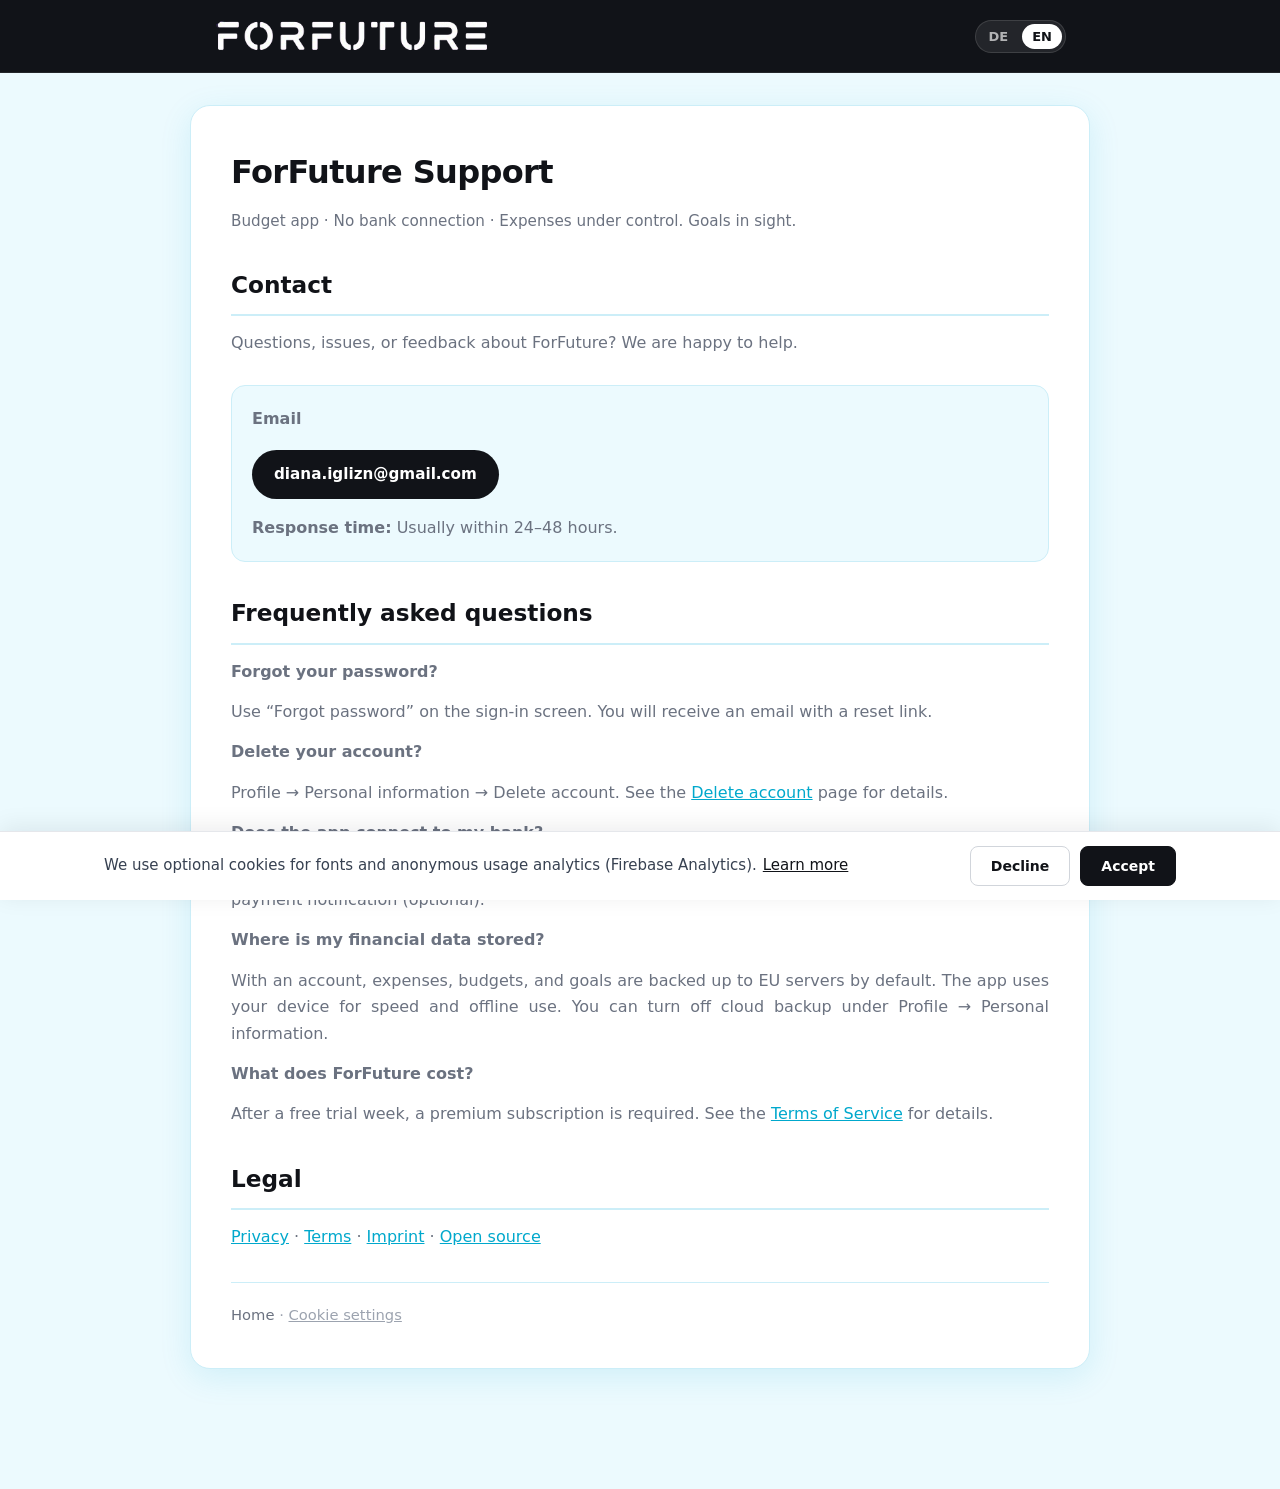
<file: support.html>
<!DOCTYPE html>
<html lang="de">
<head>
  <meta charset="utf-8" />
  <meta name="viewport" content="width=device-width, initial-scale=1" />
  <meta name="description" content="ForFuture Support — Budget-App ohne Bank-Anbindung" />
  <title>Support — ForFuture</title>
  <link rel="icon" href="images/favicon.png" type="image/png" sizes="32x32" />
  <link rel="icon" href="images/favicon-512.png" type="image/png" sizes="512x512" />
  <link rel="apple-touch-icon" href="images/apple-touch-icon.png" sizes="180x180" />
  <link rel="stylesheet" href="legal-page.css" />
  <link rel="stylesheet" href="cookie-consent.css" />
    <script src="cookie-consent.js"></script>
</head>
<body data-title-key="support.title">
  <header class="site-header">
    <div class="header-inner">
      <a href="index.html" class="logo" data-i18n-aria="logo.aria" aria-label="ForFuture Startseite">
        <img src="images/forfuture-wordmark-dark.png" alt="ForFuture" class="logo-wordmark-header" width="200" height="32" />
      </a>
      <div class="header-actions">
        <div class="lang-switch" role="group" data-i18n-aria="lang.switch.aria" aria-label="Sprache wählen">
          <button type="button" class="lang-switch-btn is-active" data-lang="de" aria-pressed="true">DE</button>
          <button type="button" class="lang-switch-btn" data-lang="en" aria-pressed="false">EN</button>
        </div>
      </div>
    </div>
  </header>
  <main class="subpage-main">
    <div class="container">
      <h1 data-i18n="support.title">ForFuture Support</h1>
      <p class="subtitle" data-i18n="support.subtitle">Budget-App · Keine Bank-Anbindung · Ausgaben im Griff. Ziele im Blick.</p>

      <div class="support-section">
        <h2 data-i18n="support.contact.title">Kontakt</h2>
        <p data-i18n="support.contact.intro">Bei Fragen, Problemen oder Feedback zu ForFuture helfen wir gerne weiter.</p>
        <div class="contact-info">
          <p><strong data-i18n="support.contact.email">E-Mail</strong></p>
          <a href="mailto:diana.iglizn@gmail.com" class="btn-primary">diana.iglizn@gmail.com</a>
          <p style="margin-top: 16px"><strong data-i18n="support.contact.response">Antwortzeit:</strong> <span data-i18n="support.contact.responseTime">In der Regel innerhalb von 24–48 Stunden.</span></p>
        </div>
      </div>

      <div class="support-section">
        <h2 data-i18n="support.faq.title">Häufige Fragen</h2>
        <p><strong data-i18n="support.faq.password.q">Passwort vergessen?</strong></p>
        <p data-i18n="support.faq.password.a">Nutze „Passwort vergessen“ auf dem Anmeldebildschirm. Du erhältst eine E-Mail mit einem Link zum Zurücksetzen.</p>

        <p><strong data-i18n="support.faq.delete.q">Konto löschen?</strong></p>
        <p data-i18n-html="support.faq.delete.a">Profil → Persönliche Informationen → Konto löschen. Details auf der Seite <a href="delete-account.html">Konto löschen</a>.</p>

        <p><strong data-i18n="support.faq.bank.q">Verbindet sich die App mit meiner Bank?</strong></p>
        <p data-i18n="support.faq.bank.a">Nein. ForFuture hat keine Bank-Anbindung. Du erfasst Ausgaben selbst — schnell per Tippen, Sprache oder Zahlungsbenachrichtigung (optional).</p>

        <p><strong data-i18n="support.faq.cloud.q">Wo werden meine Finanzdaten gespeichert?</strong></p>
        <p data-i18n="support.faq.cloud.a">Mit Konto werden Ausgaben, Budgets und Ziele standardmäßig auf EU-Servern gesichert. Die App nutzt dein Gerät für Tempo und Offline-Nutzung. Cloud-Sicherung kannst du unter Profil → Persönliche Informationen abschalten.</p>

        <p><strong data-i18n="support.faq.price.q">Was kostet ForFuture?</strong></p>
        <p data-i18n-html="support.faq.price.a">Nach einer kostenlosen Testwoche ist ein Premium-Abo nötig. Details in den <a href="terms-of-service.html">AGB</a>.</p>
      </div>

      <div class="support-section">
        <h2 data-i18n="support.legal.title">Rechtliches</h2>
        <p>
          <a href="privacy-policy.html" data-i18n="footer.privacy">Datenschutz</a> ·
          <a href="terms-of-service.html" data-i18n="footer.terms">AGB</a> ·
          <a href="impressum.html" data-i18n="footer.imprint">Impressum</a> ·
          <a href="third-party-notices.html" data-i18n="footer.opensource">Open Source</a>
        </p>
      </div>

      <div class="footer-links">
        <a href="index.html" data-i18n="footer.home">← Zur Startseite</a> · <button type="button" class="cookie-settings-link" data-cookie-settings data-i18n="footer.cookies">Cookie-Einstellungen</button>
    </div>
    </div>
  </main>
<script src="legal-page.js"></script>
</body>
</html>
</file>
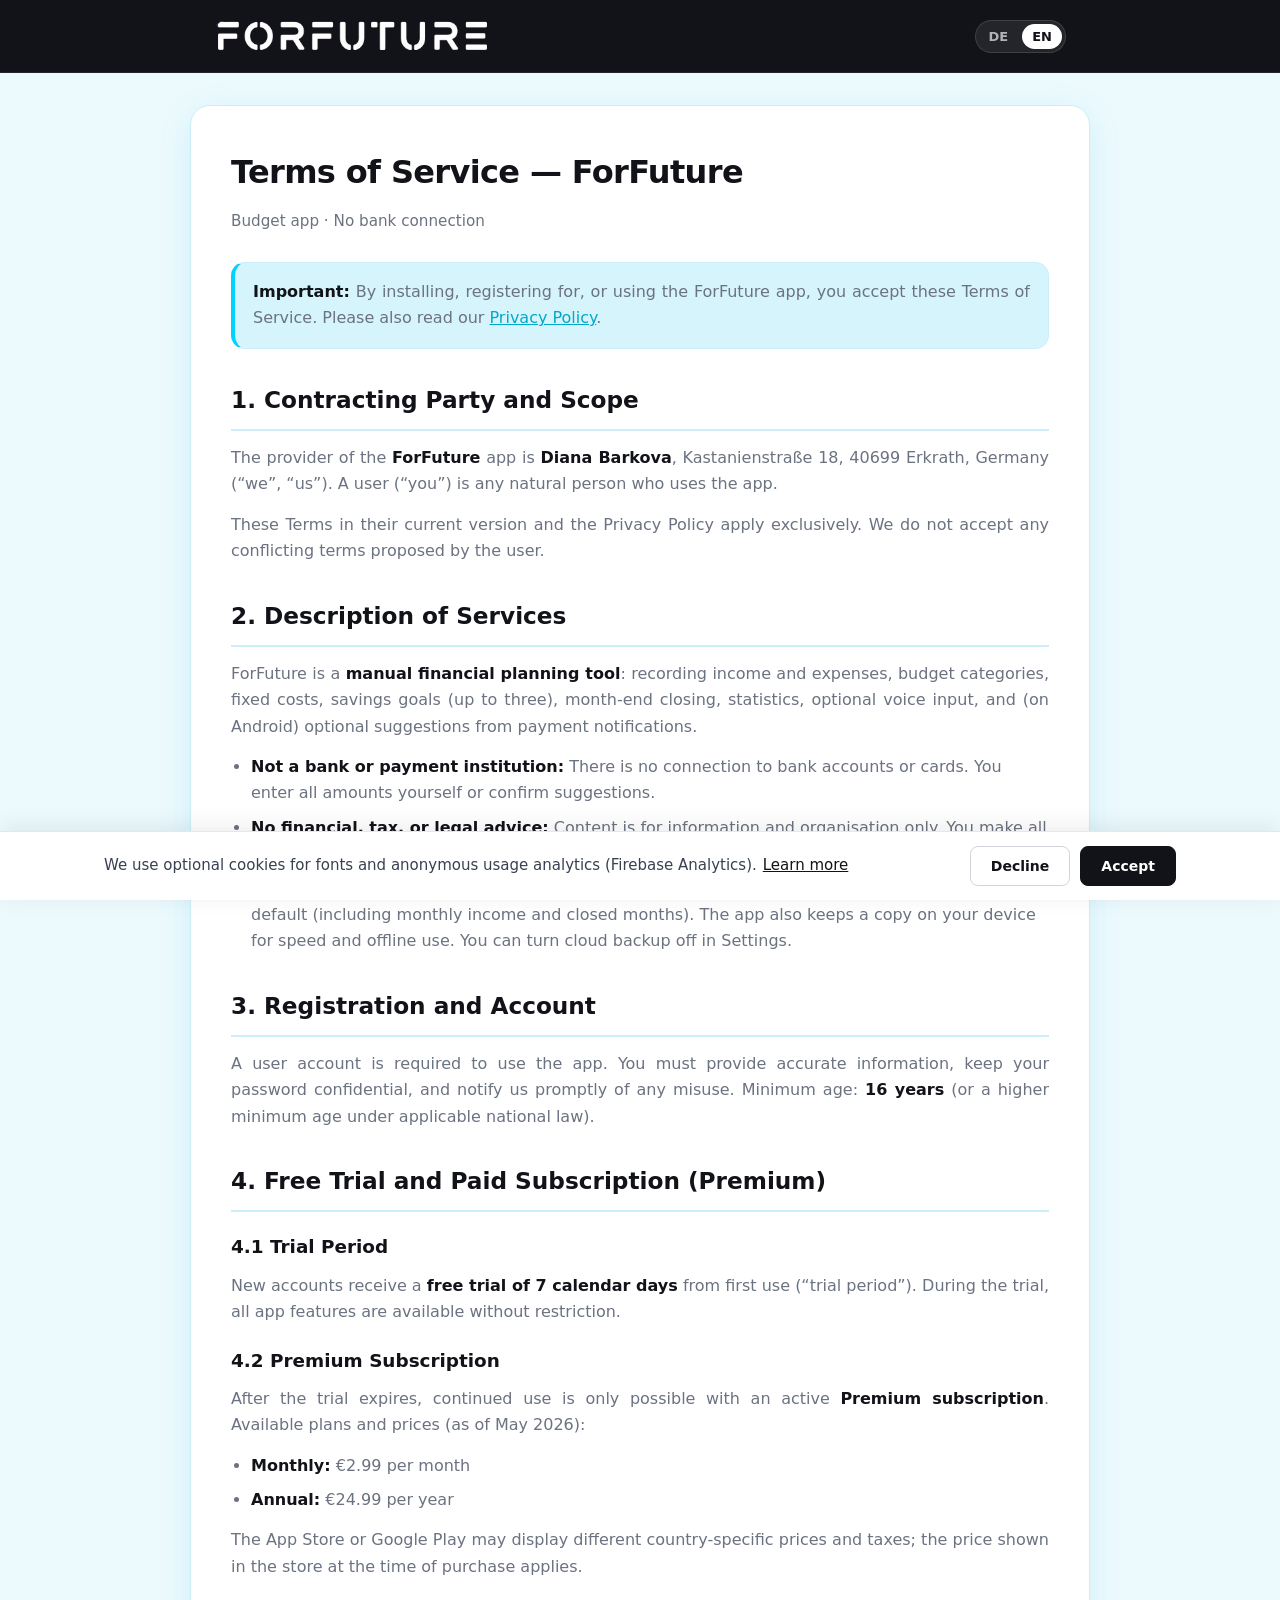
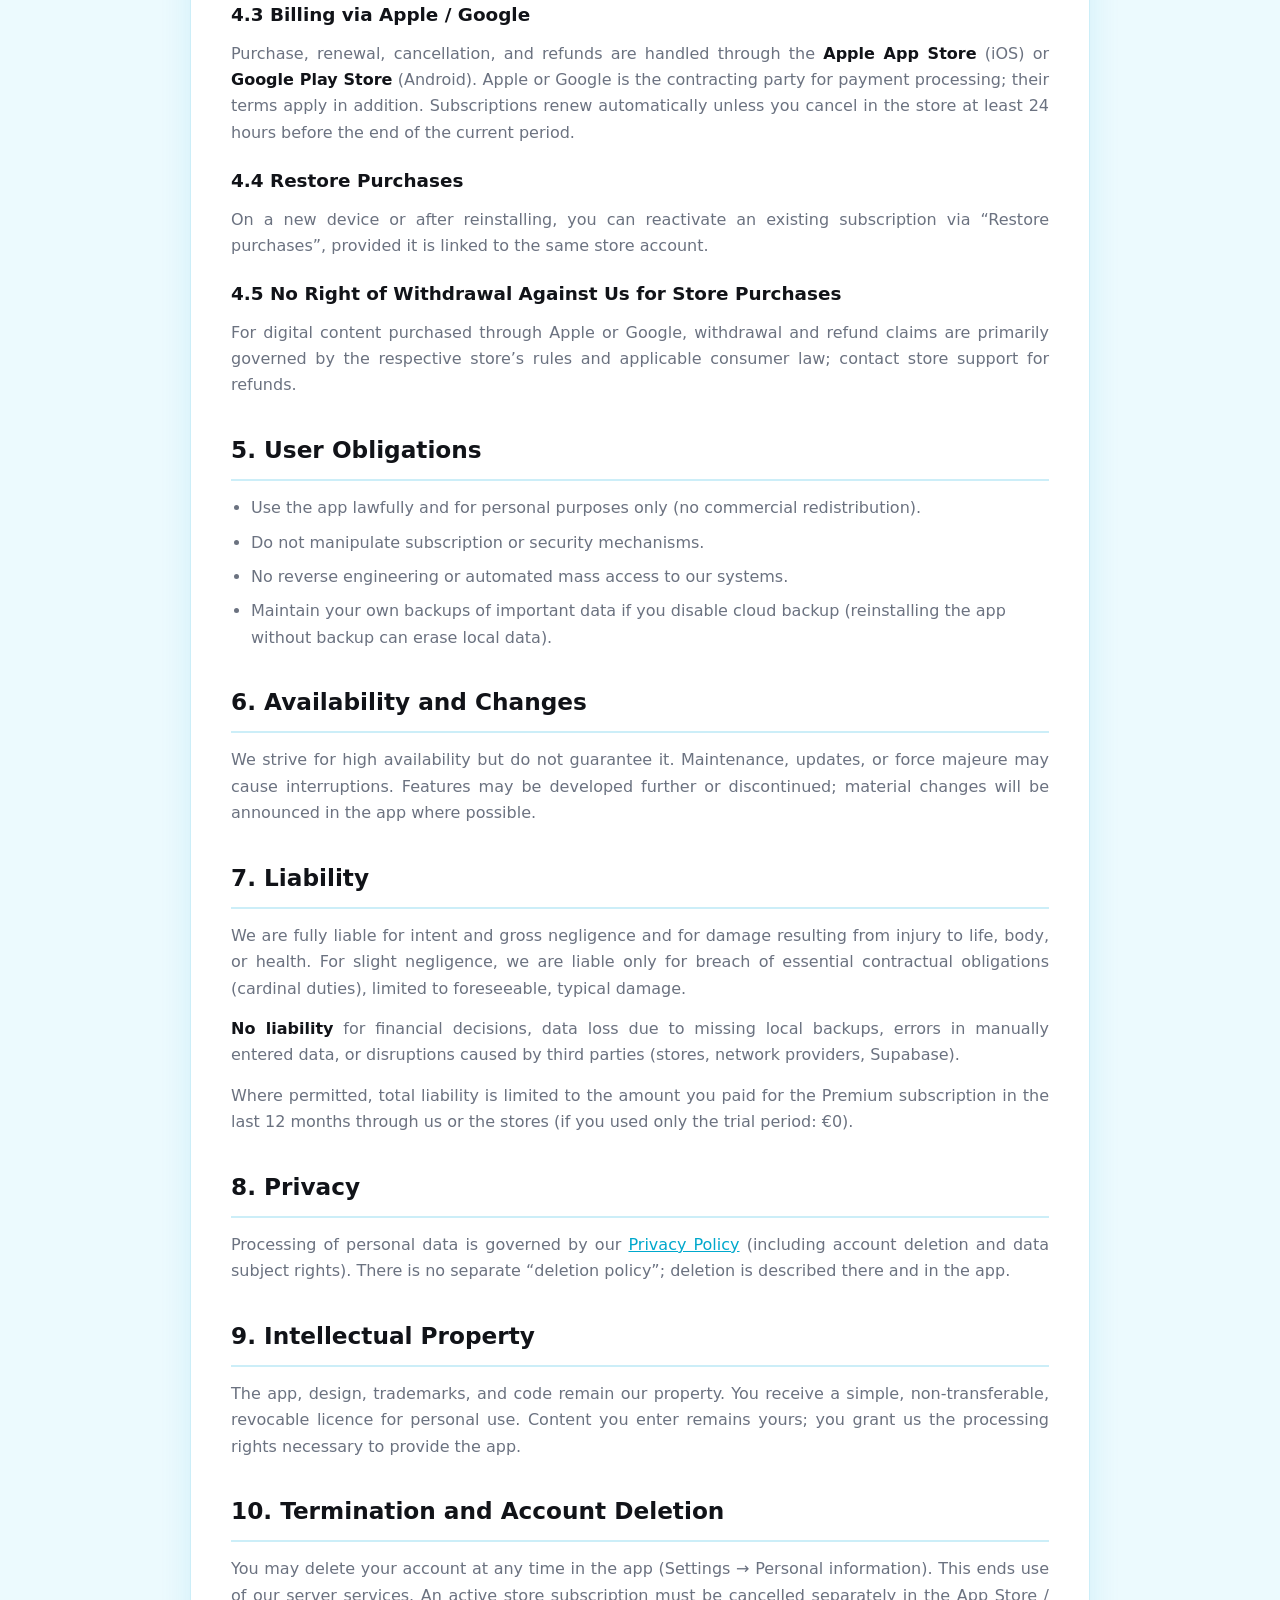
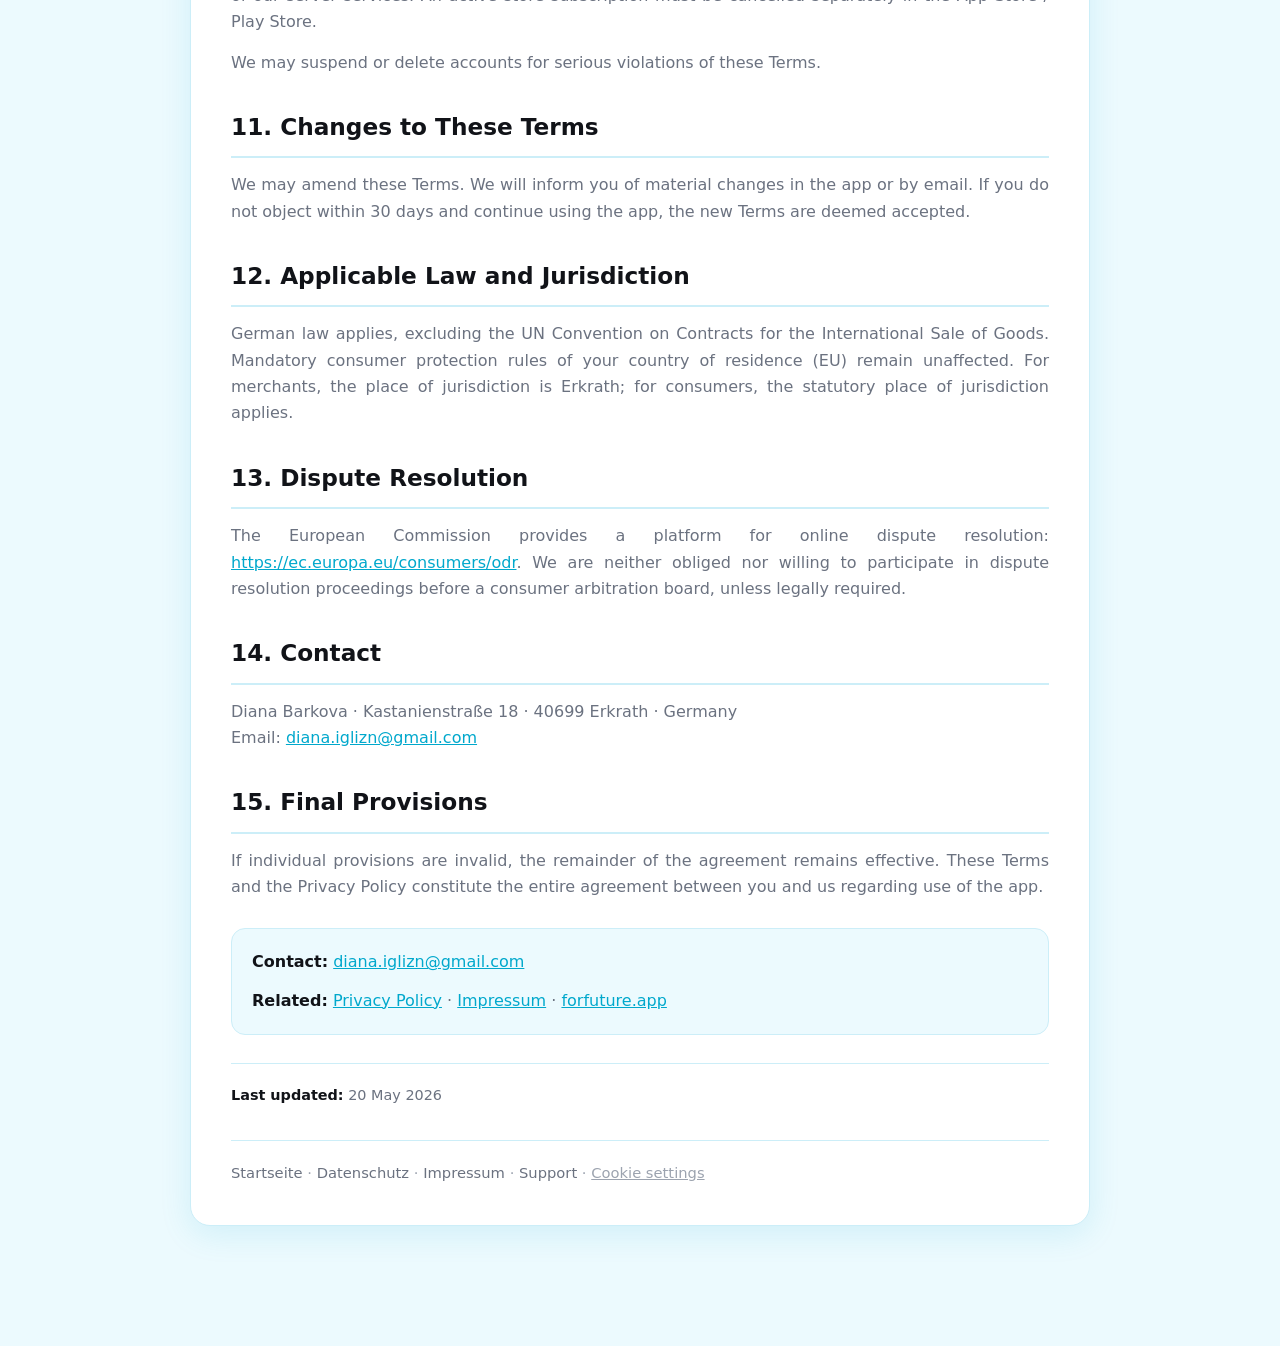
<file: terms-of-service.html>
<!DOCTYPE html>
<html lang="de">
<head>
  <meta charset="utf-8" />
  <meta name="viewport" content="width=device-width, initial-scale=1" />
  <meta name="description" content="ForFuture Terms of Service — Budget app without bank connection" />
  <title>Terms of Service — ForFuture</title>
  <link rel="icon" href="images/favicon.png" type="image/png" sizes="32x32" />
  <link rel="icon" href="images/favicon-512.png" type="image/png" sizes="512x512" />
  <link rel="apple-touch-icon" href="images/apple-touch-icon.png" sizes="180x180" />
  <link rel="stylesheet" href="legal-page.css" />
  <link rel="stylesheet" href="cookie-consent.css" />
    <script src="cookie-consent.js"></script>
</head>
<body data-content-prefix="policy" data-title-key="terms.title">
  <header class="site-header">
    <div class="header-inner">
      <a href="index.html" class="logo" data-i18n-aria="logo.aria" aria-label="ForFuture Startseite">
        <img src="images/forfuture-wordmark-dark.png" alt="ForFuture" class="logo-wordmark-header" width="200" height="32" />
      </a>
      <div class="header-actions">
        <div class="lang-switch" role="group" data-i18n-aria="lang.switch.aria" aria-label="Sprache wählen">
          <button type="button" class="lang-switch-btn is-active" data-lang="de" aria-pressed="true">DE</button>
          <button type="button" class="lang-switch-btn" data-lang="en" aria-pressed="false">EN</button>
        </div>
      </div>
    </div>
  </header>
  <main class="subpage-main">
<div class="container">
    <h1 data-i18n="terms.title">Terms of Service — ForFuture</h1>
    <p class="subtitle" data-i18n="terms.subtitle">Budget app · No bank connection</p>


    <!-- English -->
    <div id="policy-en" class="policy-content active">
      <div class="info-box">
        <p><strong>Important:</strong> By installing, registering for, or using the ForFuture app, you accept these Terms of Service. Please also read our <a href="privacy-policy.html">Privacy Policy</a>.</p>
      </div>

      <h2>1. Contracting Party and Scope</h2>
      <p>
        The provider of the <strong>ForFuture</strong> app is <strong>Diana Barkova</strong>,
        Kastanienstraße 18, 40699 Erkrath, Germany (“we”, “us”).
        A user (“you”) is any natural person who uses the app.
      </p>
      <p>
        These Terms in their current version and the Privacy Policy apply exclusively.
        We do not accept any conflicting terms proposed by the user.
      </p>

      <h2>2. Description of Services</h2>
      <p>
        ForFuture is a <strong>manual financial planning tool</strong>:
        recording income and expenses, budget categories, fixed costs, savings goals (up to three),
        month-end closing, statistics, optional voice input, and (on Android) optional
        suggestions from payment notifications.
      </p>
      <ul>
        <li><strong>Not a bank or payment institution:</strong> There is no connection to bank accounts or cards. You enter all amounts yourself or confirm suggestions.</li>
        <li><strong>No financial, tax, or legal advice:</strong> Content is for information and organisation only. You make all decisions on your own.</li>
        <li><strong>EU cloud backup (default):</strong> For signed-in accounts, financial data is backed up to EU servers by default (including monthly income and closed months). The app also keeps a copy on your device for speed and offline use. You can turn cloud backup off in Settings.</li>
      </ul>

      <h2>3. Registration and Account</h2>
      <p>
        A user account is required to use the app. You must provide accurate information,
        keep your password confidential, and notify us promptly of any misuse.
        Minimum age: <strong>16 years</strong> (or a higher minimum age under applicable national law).
      </p>

      <h2>4. Free Trial and Paid Subscription (Premium)</h2>
      <h3>4.1 Trial Period</h3>
      <p>
        New accounts receive a <strong>free trial of 7 calendar days</strong> from first use
        (“trial period”). During the trial, all app features are available without restriction.
      </p>
      <h3>4.2 Premium Subscription</h3>
      <p>
        After the trial expires, continued use is only possible with an active <strong>Premium subscription</strong>.
        Available plans and prices (as of May 2026):
      </p>
      <ul>
        <li><strong>Monthly:</strong> €2.99 per month</li>
        <li><strong>Annual:</strong> €24.99 per year</li>
      </ul>
      <p>
        The App Store or Google Play may display different country-specific prices and taxes;
        the price shown in the store at the time of purchase applies.
      </p>
      <h3>4.3 Billing via Apple / Google</h3>
      <p>
        Purchase, renewal, cancellation, and refunds are handled through the
        <strong>Apple App Store</strong> (iOS) or <strong>Google Play Store</strong> (Android).
        Apple or Google is the contracting party for payment processing; their terms apply in addition.
        Subscriptions renew automatically unless you cancel in the store at least 24 hours before the end of the current period.
      </p>
      <h3>4.4 Restore Purchases</h3>
      <p>
        On a new device or after reinstalling, you can reactivate an existing subscription via
        “Restore purchases”, provided it is linked to the same store account.
      </p>
      <h3>4.5 No Right of Withdrawal Against Us for Store Purchases</h3>
      <p>
        For digital content purchased through Apple or Google, withdrawal and refund claims are primarily
        governed by the respective store’s rules and applicable consumer law; contact store support for refunds.
      </p>

      <h2>5. User Obligations</h2>
      <ul>
        <li>Use the app lawfully and for personal purposes only (no commercial redistribution).</li>
        <li>Do not manipulate subscription or security mechanisms.</li>
        <li>No reverse engineering or automated mass access to our systems.</li>
        <li>Maintain your own backups of important data if you disable cloud backup (reinstalling the app without backup can erase local data).</li>
      </ul>

      <h2>6. Availability and Changes</h2>
      <p>
        We strive for high availability but do not guarantee it. Maintenance, updates, or force majeure
        may cause interruptions. Features may be developed further or discontinued; material changes
        will be announced in the app where possible.
      </p>

      <h2>7. Liability</h2>
      <p>
        We are fully liable for intent and gross negligence and for damage resulting from injury to life,
        body, or health. For slight negligence, we are liable only for breach of essential contractual
        obligations (cardinal duties), limited to foreseeable, typical damage.
      </p>
      <p>
        <strong>No liability</strong> for financial decisions, data loss due to missing local backups,
        errors in manually entered data, or disruptions caused by third parties (stores, network providers, Supabase).
      </p>
      <p>
        Where permitted, total liability is limited to the amount you paid for the Premium subscription
        in the last 12 months through us or the stores (if you used only the trial period: €0).
      </p>

      <h2>8. Privacy</h2>
      <p>
        Processing of personal data is governed by our
        <a href="privacy-policy.html">Privacy Policy</a> (including account deletion and data subject rights).
        There is no separate “deletion policy”; deletion is described there and in the app.
      </p>

      <h2>9. Intellectual Property</h2>
      <p>
        The app, design, trademarks, and code remain our property. You receive a simple, non-transferable,
        revocable licence for personal use. Content you enter remains yours; you grant us the processing
        rights necessary to provide the app.
      </p>

      <h2>10. Termination and Account Deletion</h2>
      <p>
        You may delete your account at any time in the app (Settings → Personal information).
        This ends use of our server services. An active store subscription must be cancelled separately
        in the App Store / Play Store.
      </p>
      <p>
        We may suspend or delete accounts for serious violations of these Terms.
      </p>

      <h2>11. Changes to These Terms</h2>
      <p>
        We may amend these Terms. We will inform you of material changes in the app or by email.
        If you do not object within 30 days and continue using the app, the new Terms are deemed accepted.
      </p>

      <h2>12. Applicable Law and Jurisdiction</h2>
      <p>
        German law applies, excluding the UN Convention on Contracts for the International Sale of Goods.
        Mandatory consumer protection rules of your country of residence (EU) remain unaffected.
        For merchants, the place of jurisdiction is Erkrath; for consumers, the statutory place of jurisdiction applies.
      </p>

      <h2>13. Dispute Resolution</h2>
      <p>
        The European Commission provides a platform for online dispute resolution:
        <a href="https://ec.europa.eu/consumers/odr" rel="noopener">https://ec.europa.eu/consumers/odr</a>.
        We are neither obliged nor willing to participate in dispute resolution proceedings before a consumer
        arbitration board, unless legally required.
      </p>

      <h2>14. Contact</h2>
      <p>
        Diana Barkova · Kastanienstraße 18 · 40699 Erkrath · Germany<br />
        Email: <a href="mailto:diana.iglizn@gmail.com">diana.iglizn@gmail.com</a>
      </p>

      <h2>15. Final Provisions</h2>
      <p>
        If individual provisions are invalid, the remainder of the agreement remains effective.
        These Terms and the Privacy Policy constitute the entire agreement between you and us regarding use of the app.
      </p>

      <div class="contact-info">
        <p><strong>Contact:</strong> <a href="mailto:diana.iglizn@gmail.com">diana.iglizn@gmail.com</a></p>
        <p style="margin-top: 12px;"><strong>Related:</strong> <a href="privacy-policy.html">Privacy Policy</a> · <a href="impressum.html">Impressum</a> · <a href="index.html">forfuture.app</a></p>
      </div>

      <div class="last-updated">
        <p><strong>Last updated:</strong> 20 May 2026</p>
      </div>
    </div>

    <!-- German -->
    <div id="policy-de" class="policy-content">
      <div class="info-box">
        <p><strong>Wichtig:</strong> Mit Installation, Registrierung oder Nutzung der ForFuture-App
        akzeptieren Sie diese Nutzungsbedingungen. Bitte lesen Sie auch unsere
        <a href="privacy-policy.html">Datenschutzerklärung</a>.</p>
      </div>

      <h2>1. Vertragspartner und Geltung</h2>
      <p>
        Anbieterin der App <strong>ForFuture</strong> ist <strong>Diana Barkova</strong>,
        Kastanienstraße 18, 40699 Erkrath, Deutschland („wir“, „uns“).
        Nutzer („Sie“) ist jede natürliche Person, die die App verwendet.
      </p>
      <p>
        Es gelten ausschließlich diese Bedingungen in der jeweils aktuellen Fassung sowie die
        Datenschutzerklärung. Entgegenstehende Bedingungen des Nutzers erkennen wir nicht an.
      </p>

      <h2>2. Leistungsbeschreibung</h2>
      <p>
        ForFuture ist ein <strong>Hilfsmittel zur manuellen Finanzplanung</strong>:
        Erfassung von Ausgaben und Einnahmen, Budgetkategorien, Fixkosten, Sparziele (bis zu drei),
        Monatsabschlüsse, Statistiken, optionale Spracheingabe und (auf Android) optionale
        Vorschläge aus Zahlungsbenachrichtigungen.
      </p>
      <ul>
        <li><strong>Keine Bank, kein Zahlungsinstitut:</strong> Es gibt keine Anbindung an Bankkonten oder Karten. Alle Beträge geben Sie selbst ein oder bestätigen Vorschläge.</li>
        <li><strong>Keine Finanz-, Steuer- oder Rechtsberatung:</strong> Inhalte dienen nur der Information und Organisation. Entscheidungen treffen Sie allein.</li>
        <li><strong>EU-Cloud-Sicherung (Standard):</strong> Für angemeldete Konten werden Finanzdaten standardmäßig auf EU-Servern gesichert (u.&nbsp;a. Monatseinkommen und abgeschlossene Monate). Die App hält zusätzlich eine Kopie auf dem Gerät für Tempo und Offline-Nutzung. Die Cloud-Sicherung können Sie in den Einstellungen ausschalten.</li>
      </ul>

      <h2>3. Registrierung und Konto</h2>
      <p>
        Für die Nutzung ist ein Nutzerkonto erforderlich. Sie müssen wahrheitsgemäße Angaben machen,
        Ihr Passwort geheim halten und uns unverzüglich bei Missbrauch informieren.
        Mindestalter: <strong>16 Jahre</strong> (oder höheres Mindestalter nach nationalem Recht).
      </p>

      <h2>4. Kostenlose Testphase und kostenpflichtiges Abonnement (Premium)</h2>
      <h3>4.1 Testphase</h3>
      <p>
        Neue Konten erhalten eine <strong>kostenlose Nutzungsphase von 7 Kalendertagen</strong> ab Erstnutzung
        („Testphase“). Während der Testphase stehen die App-Funktionen uneingeschränkt zur Verfügung.
      </p>
      <h3>4.2 Premium-Abo</h3>
      <p>
        Nach Ablauf der Testphase ist die weitere Nutzung nur mit einem aktiven <strong>Premium-Abonnement</strong>
        möglich. Angebotene Laufzeiten und Preise (Stand Mai 2026):
      </p>
      <ul>
        <li><strong>Monatsabo:</strong> 2,99&nbsp;€ pro Monat</li>
        <li><strong>Jahresabo:</strong> 24,99&nbsp;€ pro Jahr</li>
      </ul>
      <p>
        Im App Store bzw. Google Play können abweichende, länderspezifische Preise und Steuern angezeigt werden;
        maßgeblich ist der im Store ausgewiesene Preis zum Zeitpunkt des Kaufs.
      </p>
      <h3>4.3 Abwicklung über Apple / Google</h3>
      <p>
        Der Kauf, die Verlängerung, Kündigung und Erstattung erfolgen über den
        <strong>Apple App Store</strong> (iOS) oder <strong>Google Play Store</strong> (Android).
        Vertragspartner für die Zahlungsabwicklung ist Apple bzw. Google; es gelten deren Bedingungen zusätzlich.
        Abos verlängern sich automatisch, sofern Sie nicht mindestens 24 Stunden vor Periodenende im Store kündigen.
      </p>
      <h3>4.4 Wiederherstellen von Käufen</h3>
      <p>
        Auf einem neuen Gerät oder nach Neuinstallation können Sie über „Käufe wiederherstellen“ ein bestehendes
        Abo reaktivieren, sofern es demselben Store-Konto zugeordnet ist.
      </p>
      <h3>4.5 Kein Widerrufsrecht gegenüber uns bei Store-Käufen</h3>
      <p>
        Bei digitalen Inhalten, die über Apple oder Google erworben werden, richten sich Widerrufs- und
        Erstattungsansprüche primär nach den Regeln des jeweiligen Stores und des anwendbaren Verbraucherrechts;
        wenden Sie sich bei Erstattungen an den Store-Support.
      </p>

      <h2>5. Pflichten des Nutzers</h2>
      <ul>
        <li>Die App nur rechtmäßig und für private Zwecke nutzen (keine kommerzielle Weitergabe).</li>
        <li>Keine Manipulation von Abo- oder Sicherheitsmechanismen.</li>
        <li>Kein Reverse Engineering, keine automatisierten Massenzugriffe auf unsere Systeme.</li>
        <li>Eigene Backups wichtiger Daten, wenn Sie die Cloud-Sicherung ausschalten (Neuinstallation ohne Sicherung kann lokale Daten löschen).</li>
      </ul>

      <h2>6. Verfügbarkeit und Änderungen</h2>
      <p>
        Wir bemühen uns um hohe Verfügbarkeit, garantieren diese aber nicht. Wartung, Updates oder höhere Gewalt
        können zu Unterbrechungen führen. Funktionen können weiterentwickelt oder eingestellt werden; wesentliche
        Änderungen werden nach Möglichkeit in der App angekündigt.
      </p>

      <h2>7. Haftung</h2>
      <p>
        Wir haften unbeschränkt bei Vorsatz und grober Fahrlässigkeit sowie bei Schäden aus der Verletzung von
        Leben, Körper oder Gesundheit. Bei leichter Fahrlässigkeit haften wir nur bei Verletzung wesentlicher
        Vertragspflichten (Kardinalpflichten), begrenzt auf den vorhersehbaren, typischen Schaden.
      </p>
      <p>
        <strong>Keine Haftung</strong> für finanzielle Entscheidungen, Datenverluste durch fehlende lokale Sicherung,
        Fehler in manuell eingegebenen Daten oder Störungen Dritter (Stores, Netzbetreiber, Supabase).
      </p>
      <p>
        Soweit zulässig, ist die Gesamthaftung auf den Betrag begrenzt, den Sie in den letzten 12 Monaten für das
        Premium-Abo an uns bzw. über die Stores gezahlt haben (bei Nutzung nur in der Testphase: 0&nbsp;€).
      </p>

      <h2>8. Datenschutz</h2>
      <p>
        Die Verarbeitung personenbezogener Daten regelt unsere
        <a href="privacy-policy.html">Datenschutzerklärung</a> (einschließlich Kontolöschung und Betroffenenrechte).
        Es gibt keine separate „Löschrichtlinie“; Löschung ist dort und in der App beschrieben.
      </p>

      <h2>9. Geistiges Eigentum</h2>
      <p>
        App, Design, Marken und Code bleiben unser Eigentum. Sie erhalten ein einfaches, nicht übertragbares,
        widerrufliches Nutzungsrecht für private Zwecke. Ihre selbst eingegebenen Inhalte bleiben Ihr Eigentum;
        Sie räumen uns die zur Bereitstellung der App erforderlichen Verarbeitungsrechte ein.
      </p>

      <h2>10. Kündigung und Kontolöschung</h2>
      <p>
        Sie können Ihr Konto jederzeit in der App löschen (Einstellungen → Persönliche Daten). Das beendet die
        Nutzung unserer Server-Dienste. Ein laufendes Store-Abo müssen Sie zusätzlich im App Store / Play Store kündigen.
      </p>
      <p>
        Wir können Konten bei schweren Verstößen gegen diese Bedingungen sperren oder löschen.
      </p>

      <h2>11. Änderungen der Bedingungen</h2>
      <p>
        Wir können diese Bedingungen anpassen. Über wesentliche Änderungen informieren wir in der App oder per E-Mail.
        Widersprechen Sie nicht innerhalb von 30 Tagen und nutzen die App weiter, gelten die neuen Bedingungen als angenommen.
      </p>

      <h2>12. Anwendbares Recht und Gerichtsstand</h2>
      <p>
        Es gilt deutsches Recht unter Ausschluss des UN-Kaufrechts. Zwingende Verbraucherschutzvorschriften Ihres
        Aufenthaltsstaates (EU) bleiben unberührt. Gerichtsstand für Kaufleute ist Erkrath; für Verbraucher gilt
        der gesetzliche Gerichtsstand.
      </p>

      <h2>13. Streitbeilegung</h2>
      <p>
        Die EU-Kommission stellt eine Plattform zur Online-Streitbeilegung bereit:
        <a href="https://ec.europa.eu/consumers/odr" rel="noopener">https://ec.europa.eu/consumers/odr</a>.
        Wir sind nicht verpflichtet und nicht bereit, an Streitbeilegungsverfahren vor einer Verbraucherschlichtungsstelle teilzunehmen,
        sofern nicht gesetzlich zwingend.
      </p>

      <h2>14. Kontakt</h2>
      <p>
        Diana Barkova · Kastanienstraße 18 · 40699 Erkrath · Deutschland<br />
        E-Mail: <a href="mailto:diana.iglizn@gmail.com">diana.iglizn@gmail.com</a>
      </p>

      <h2>15. Schlussbestimmungen</h2>
      <p>
        Sollten einzelne Bestimmungen unwirksam sein, bleibt der Vertrag im Übrigen wirksam. Diese Bedingungen und
        die Datenschutzerklärung bilden die gesamte Vereinbarung zwischen Ihnen und uns zur App-Nutzung.
      </p>

      <div class="contact-info">
        <p><strong>Kontakt:</strong> <a href="mailto:diana.iglizn@gmail.com">diana.iglizn@gmail.com</a></p>
        <p style="margin-top: 12px;"><strong>Siehe auch:</strong> <a href="privacy-policy.html">Datenschutzerklärung</a> · <a href="impressum.html">Impressum</a> · <a href="index.html">forfuture.app</a></p>
      </div>

      <div class="last-updated">
        <p><strong>Zuletzt aktualisiert:</strong> 20. Mai 2026</p>
      </div>
    </div>

    <!-- Spanish -->

    <div class="footer-links">
      <a href="index.html">Startseite</a> ·
      <a href="privacy-policy.html">Datenschutz</a> ·
      <a href="impressum.html">Impressum</a> ·
      <a href="support.html">Support</a> · <button type="button" class="cookie-settings-link" data-cookie-settings data-i18n="footer.cookies">Cookie-Einstellungen</button>
    </div>
  </main>
<script src="legal-page.js"></script>
</body>
</html>
</file>
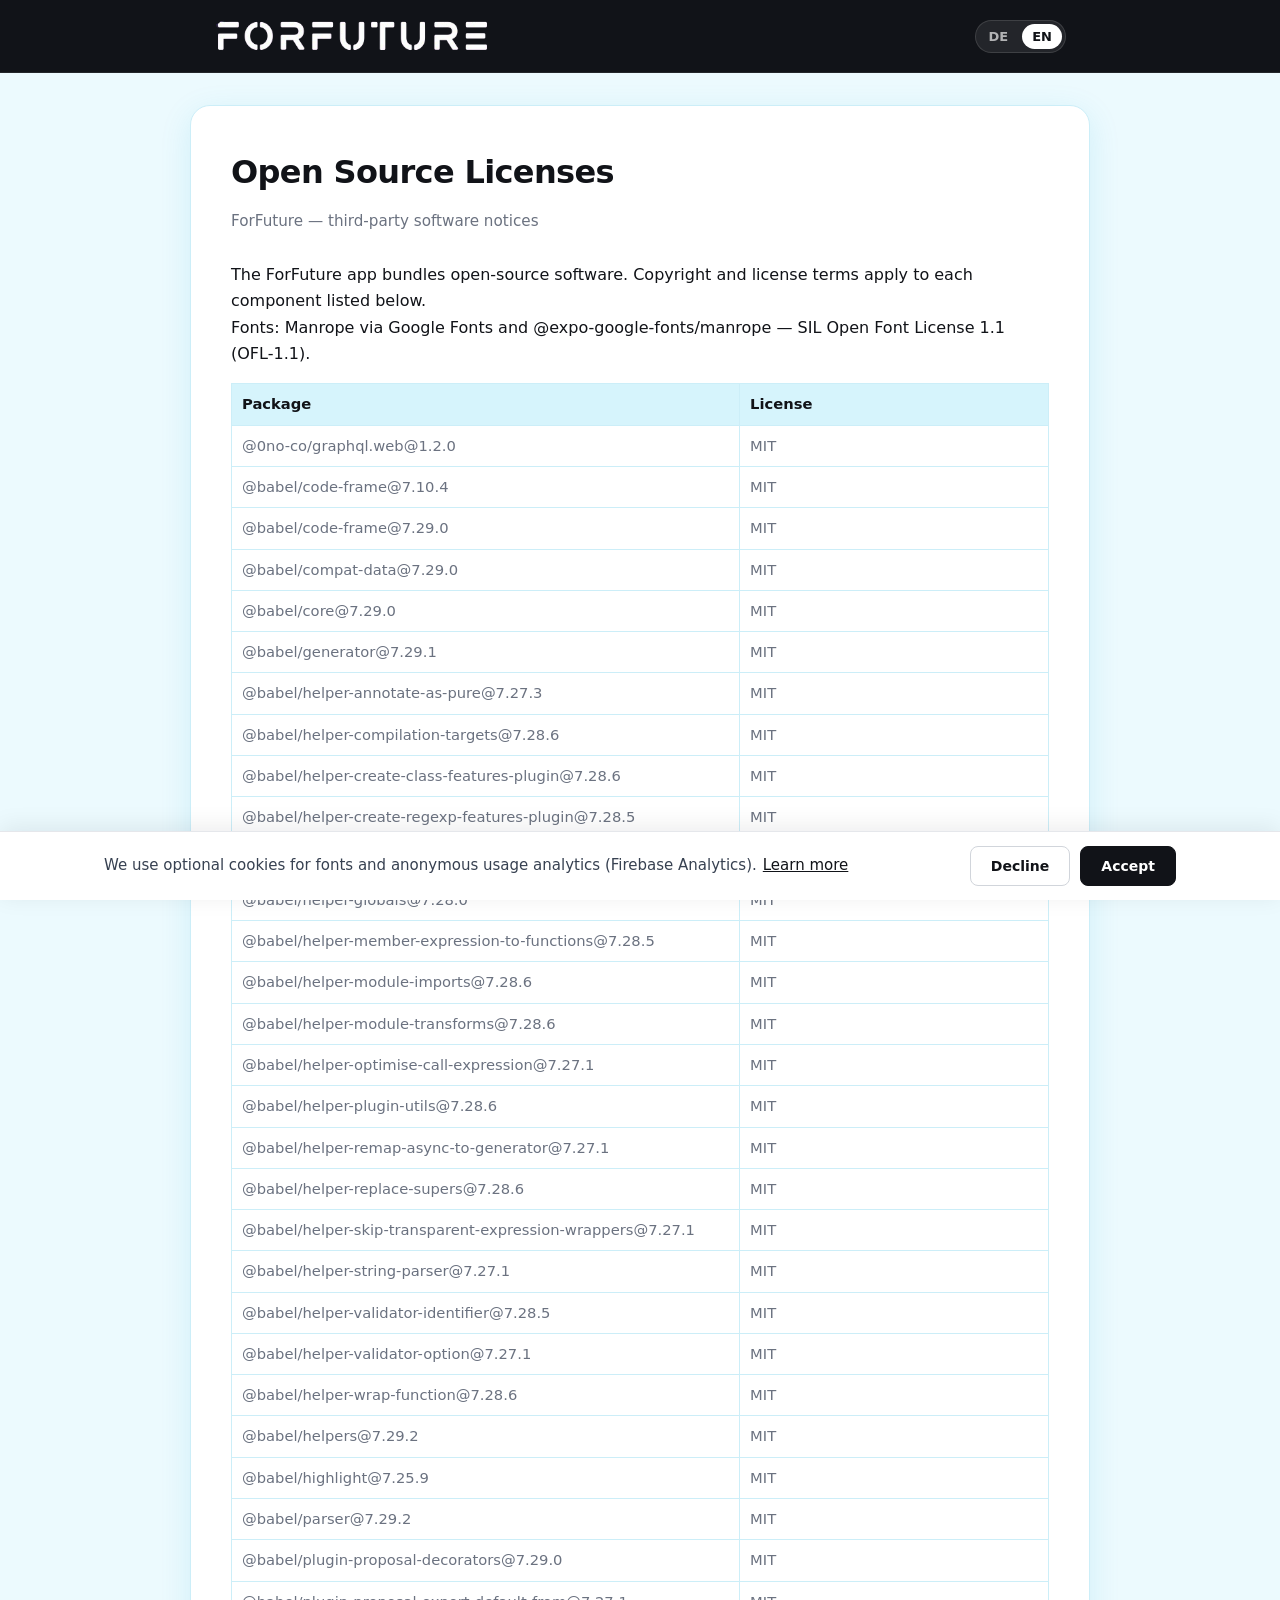
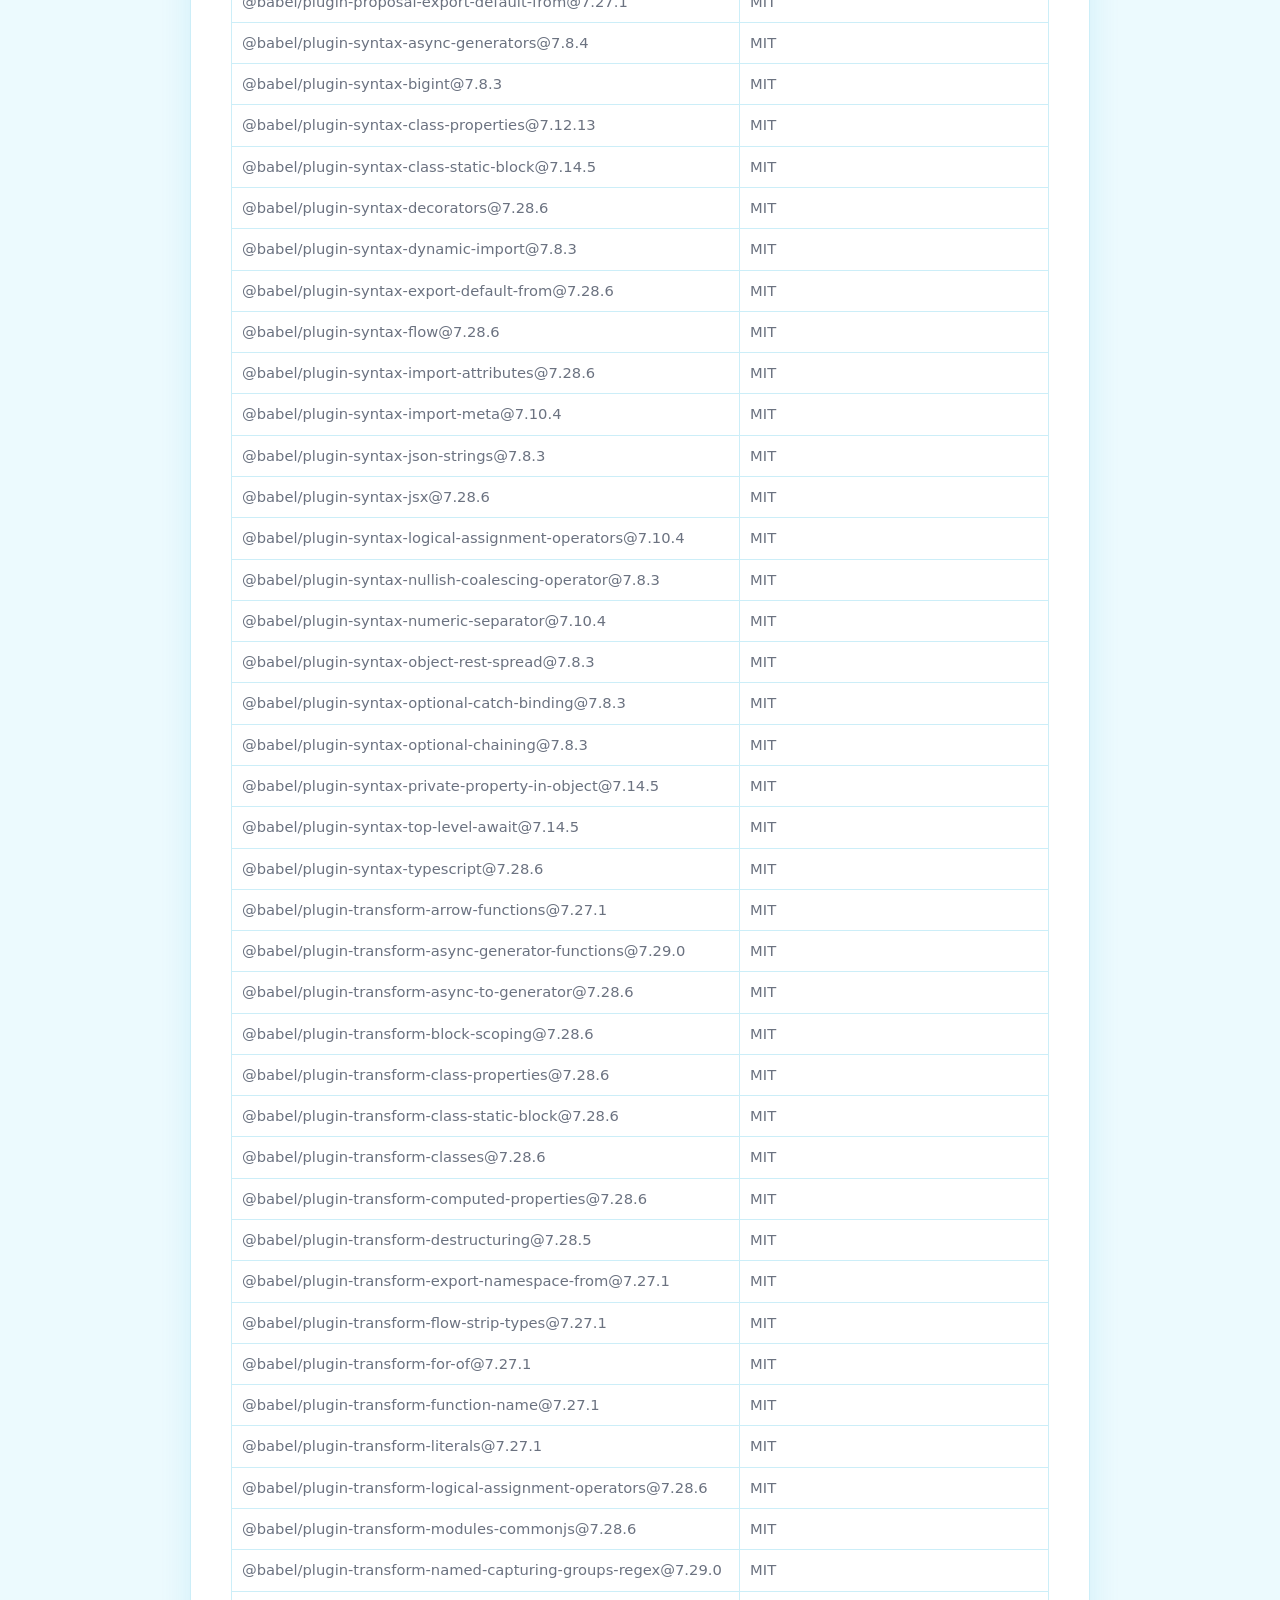
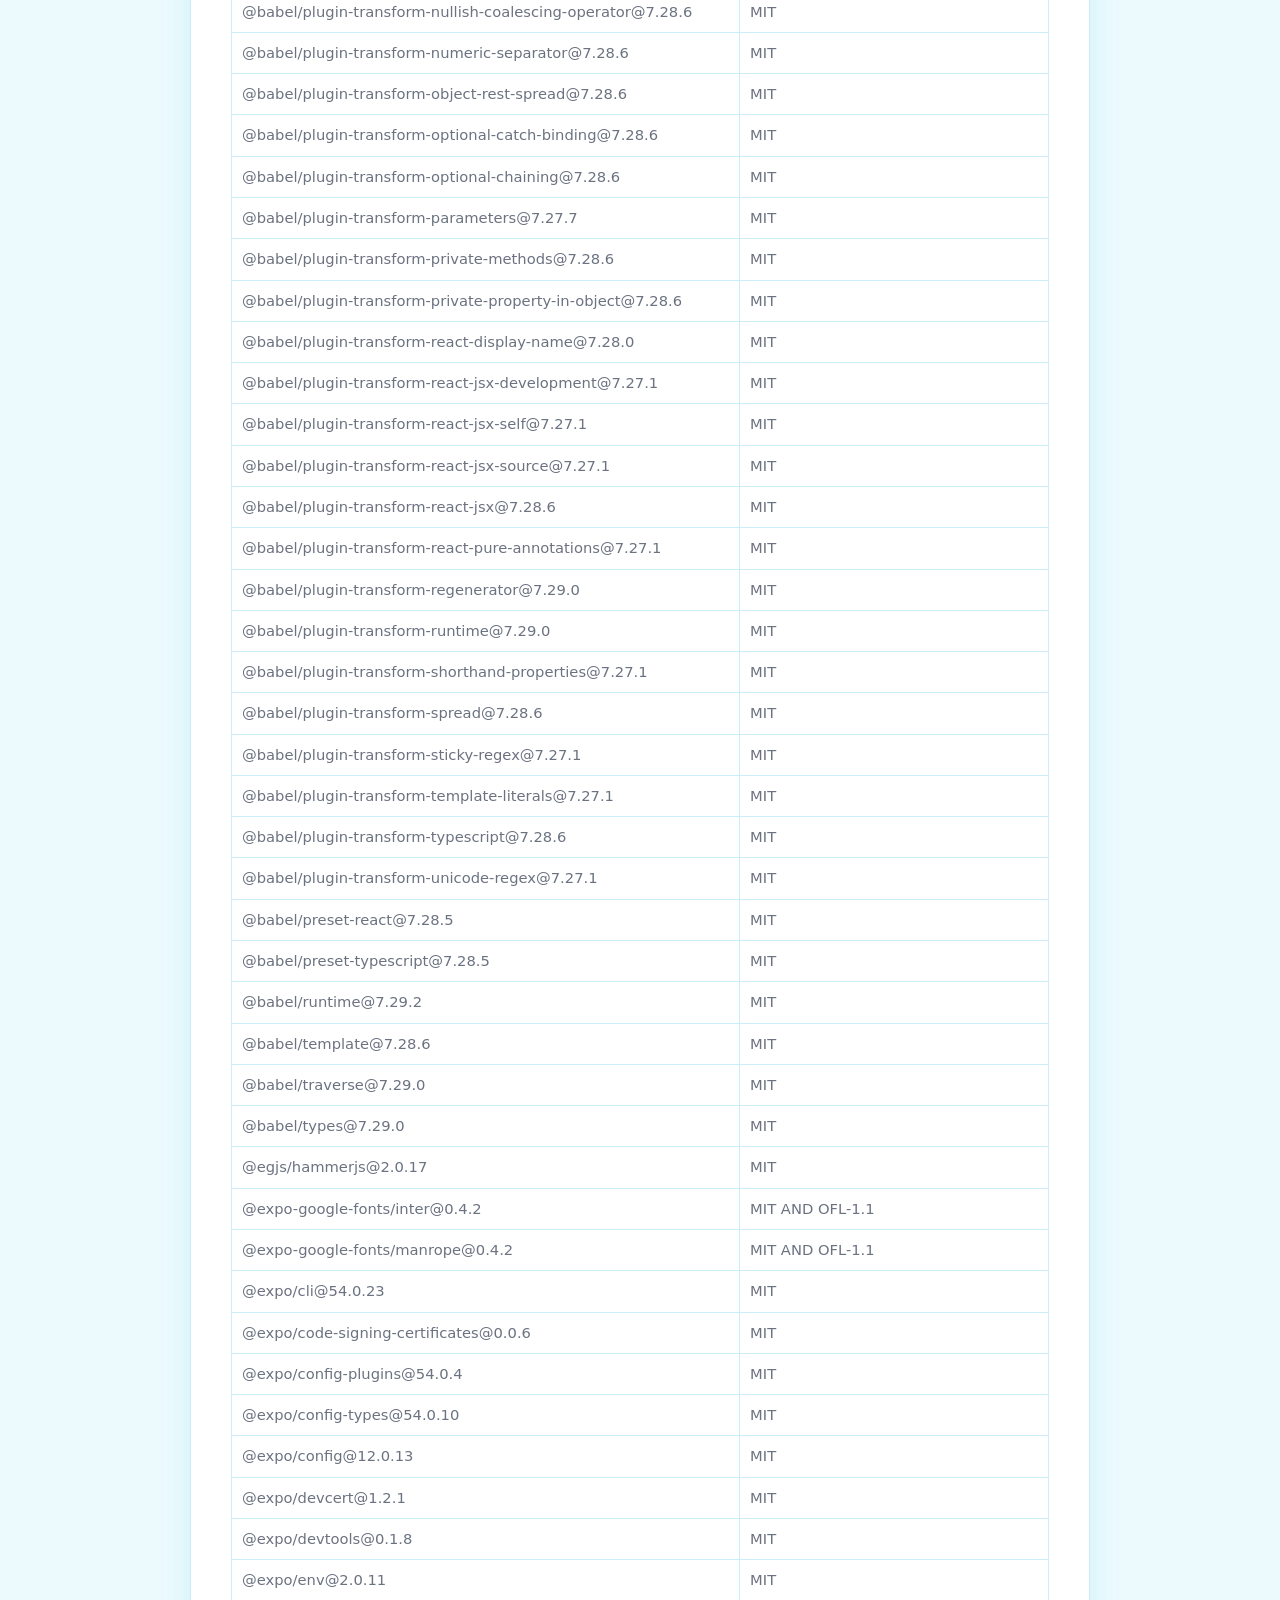
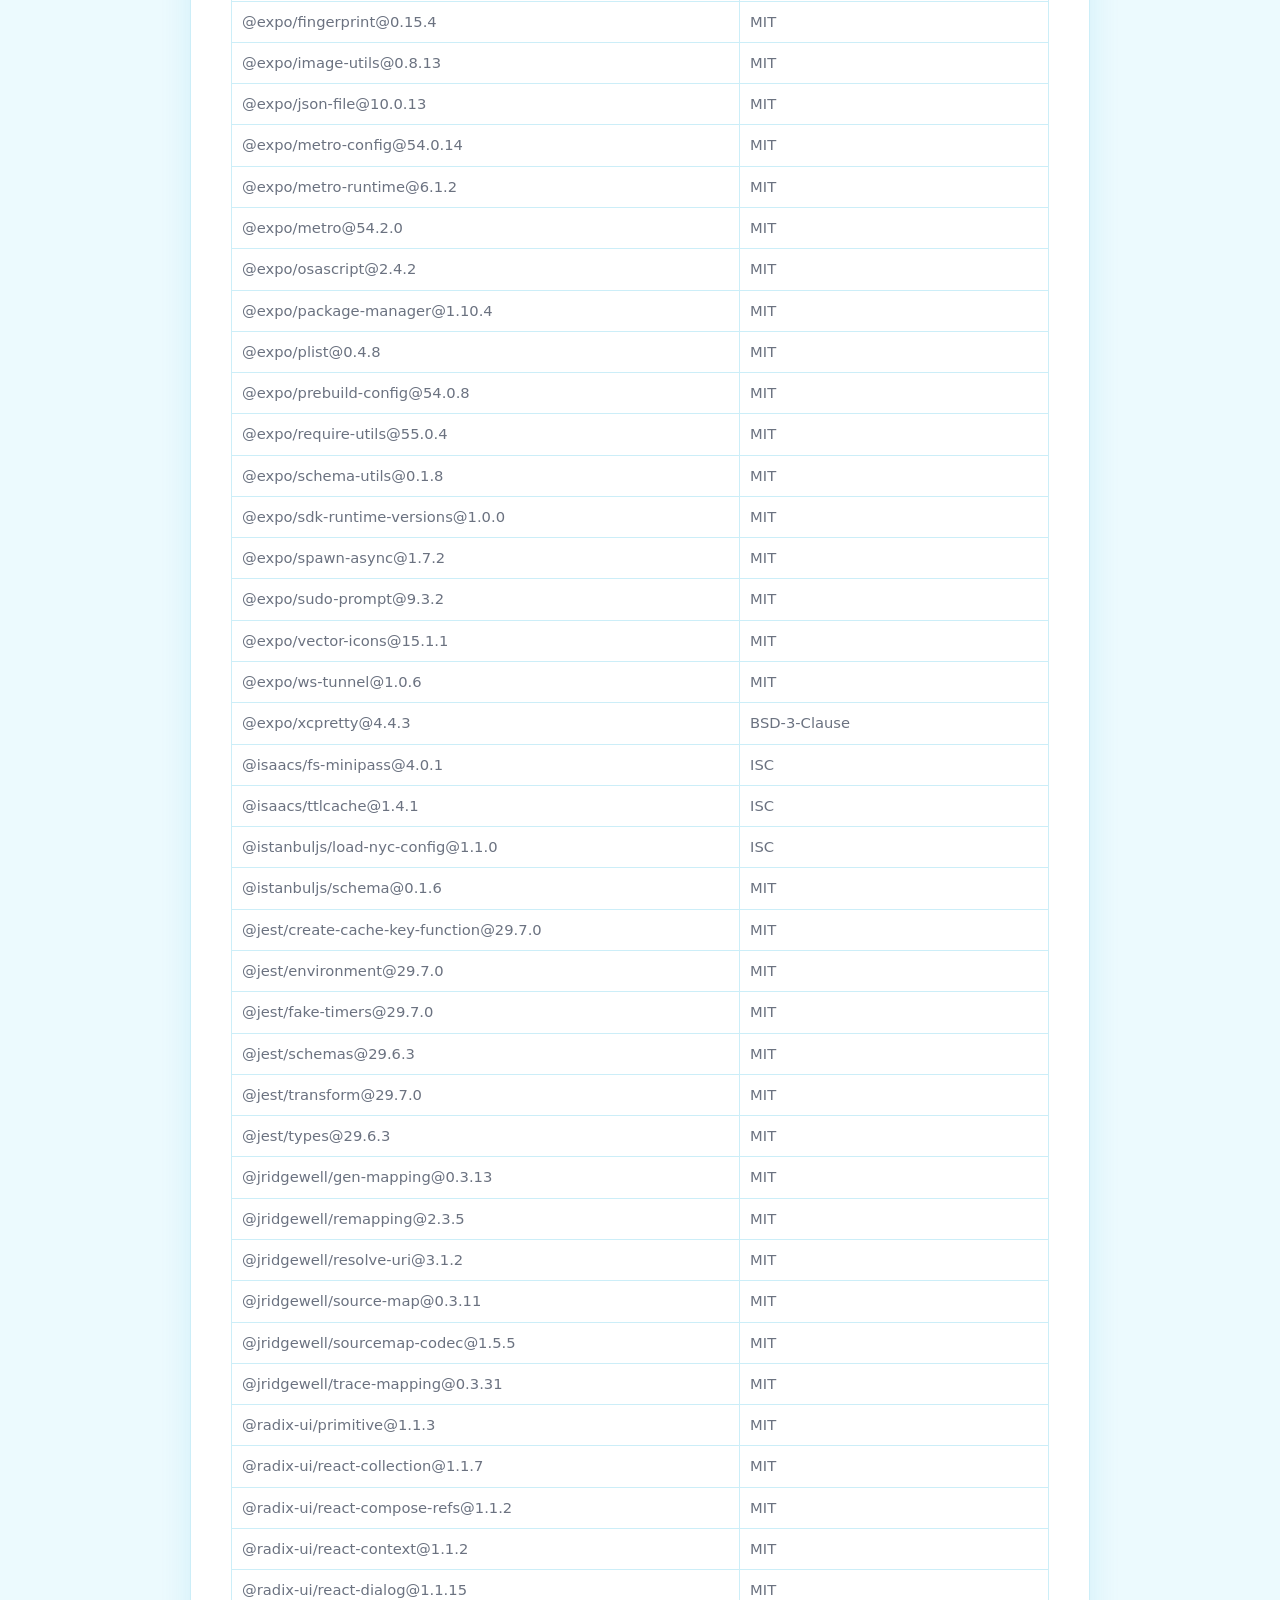
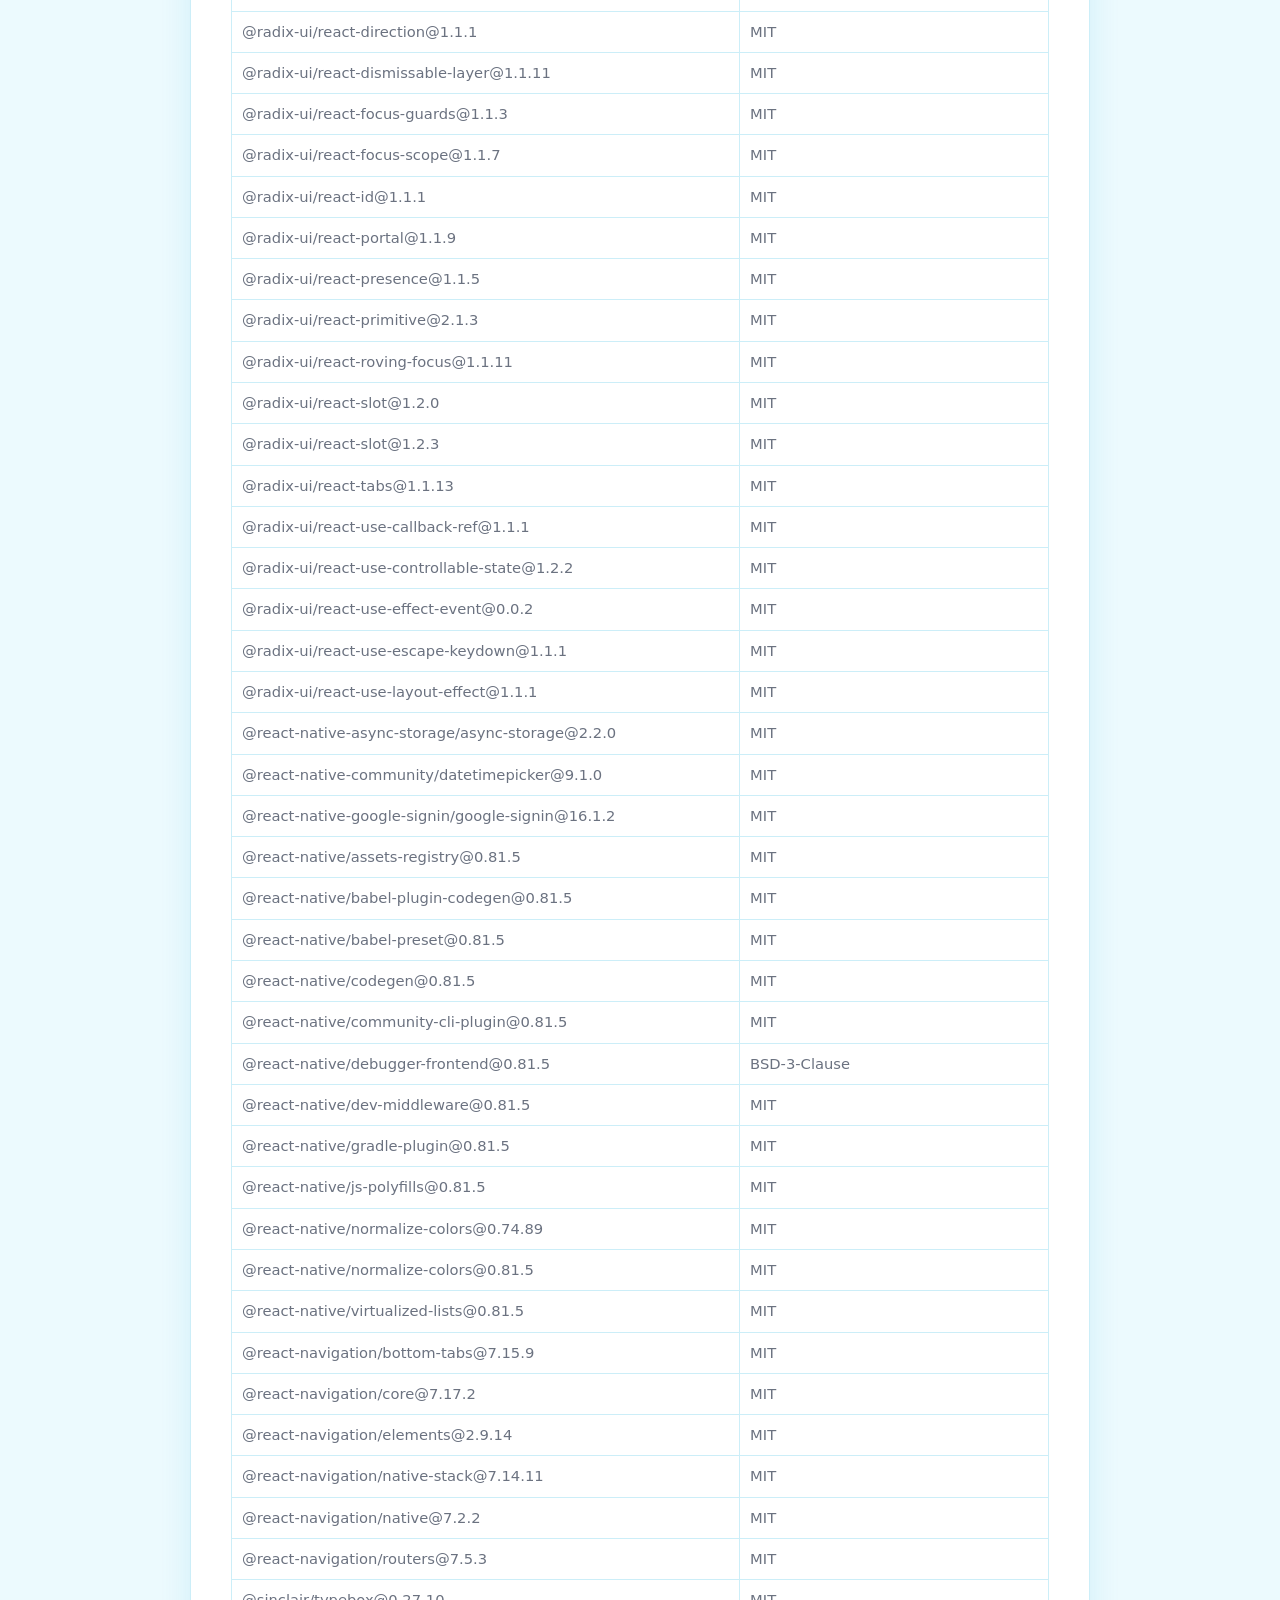
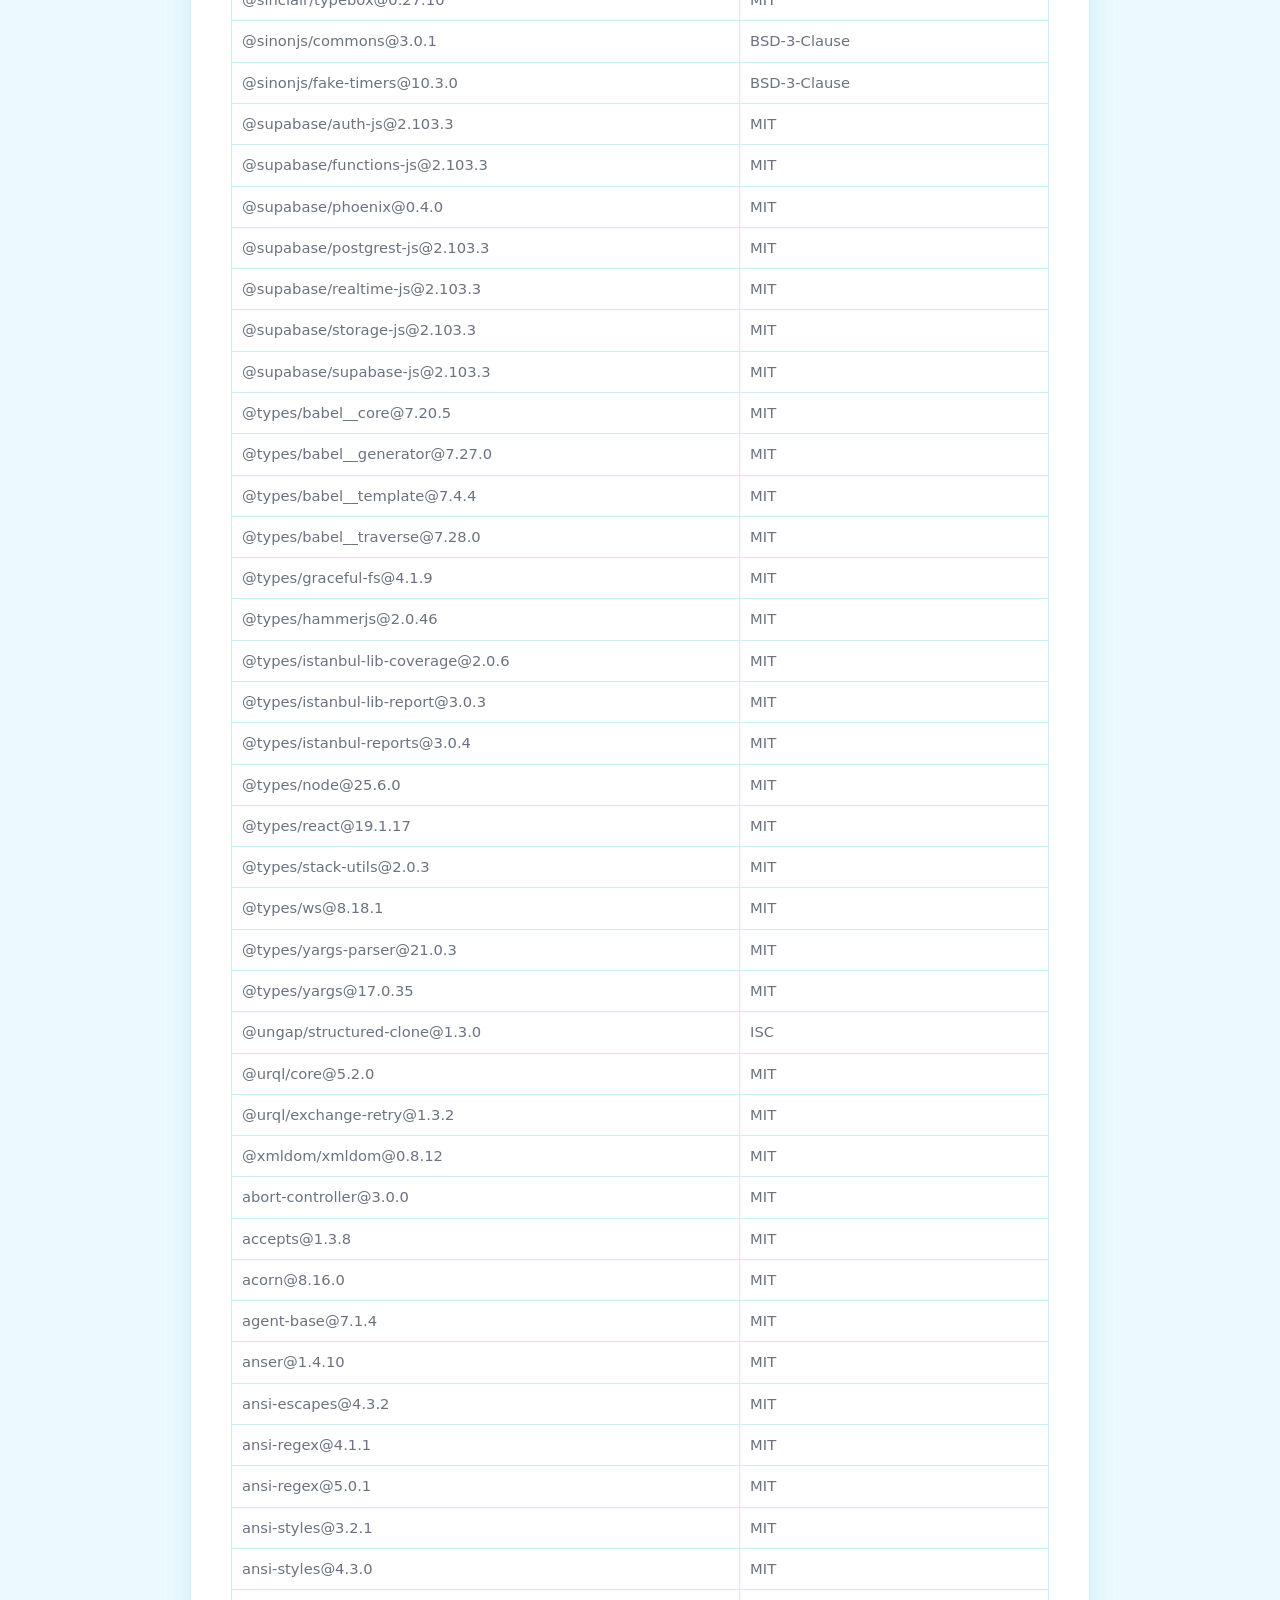
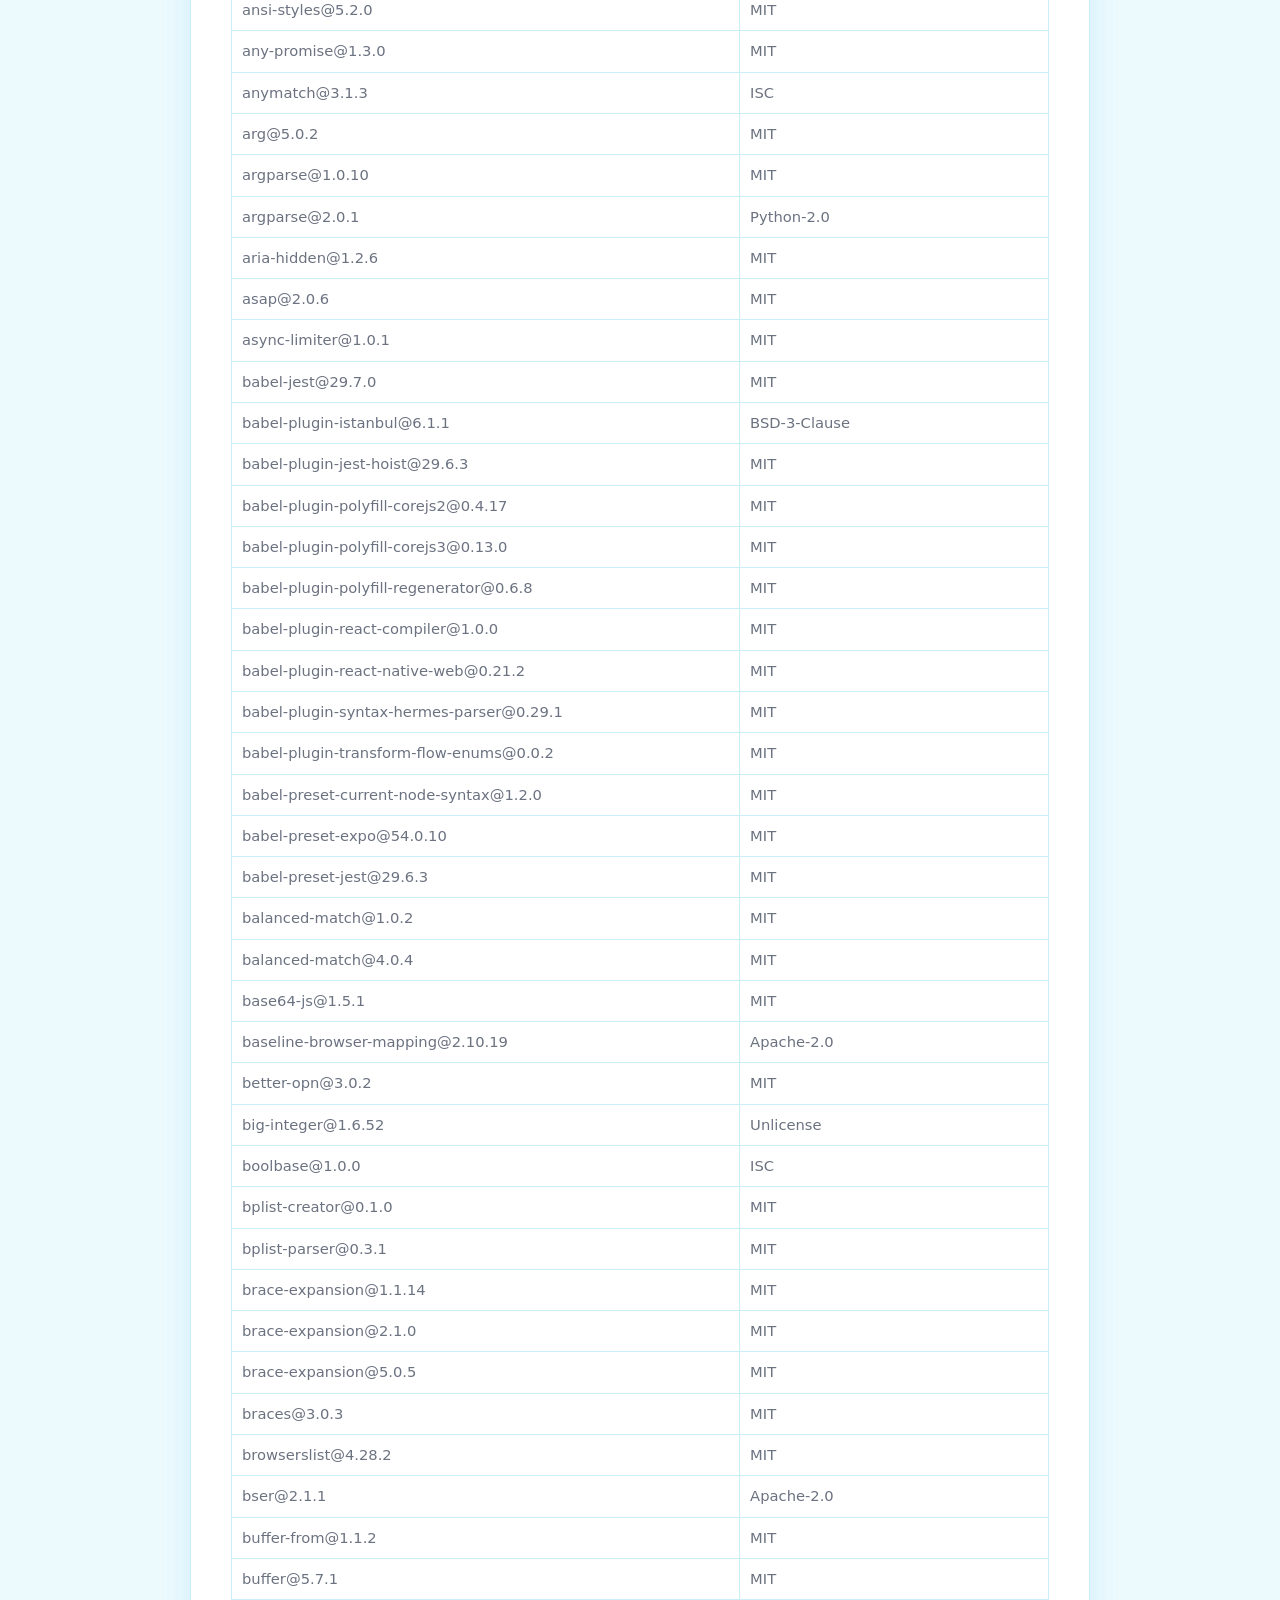
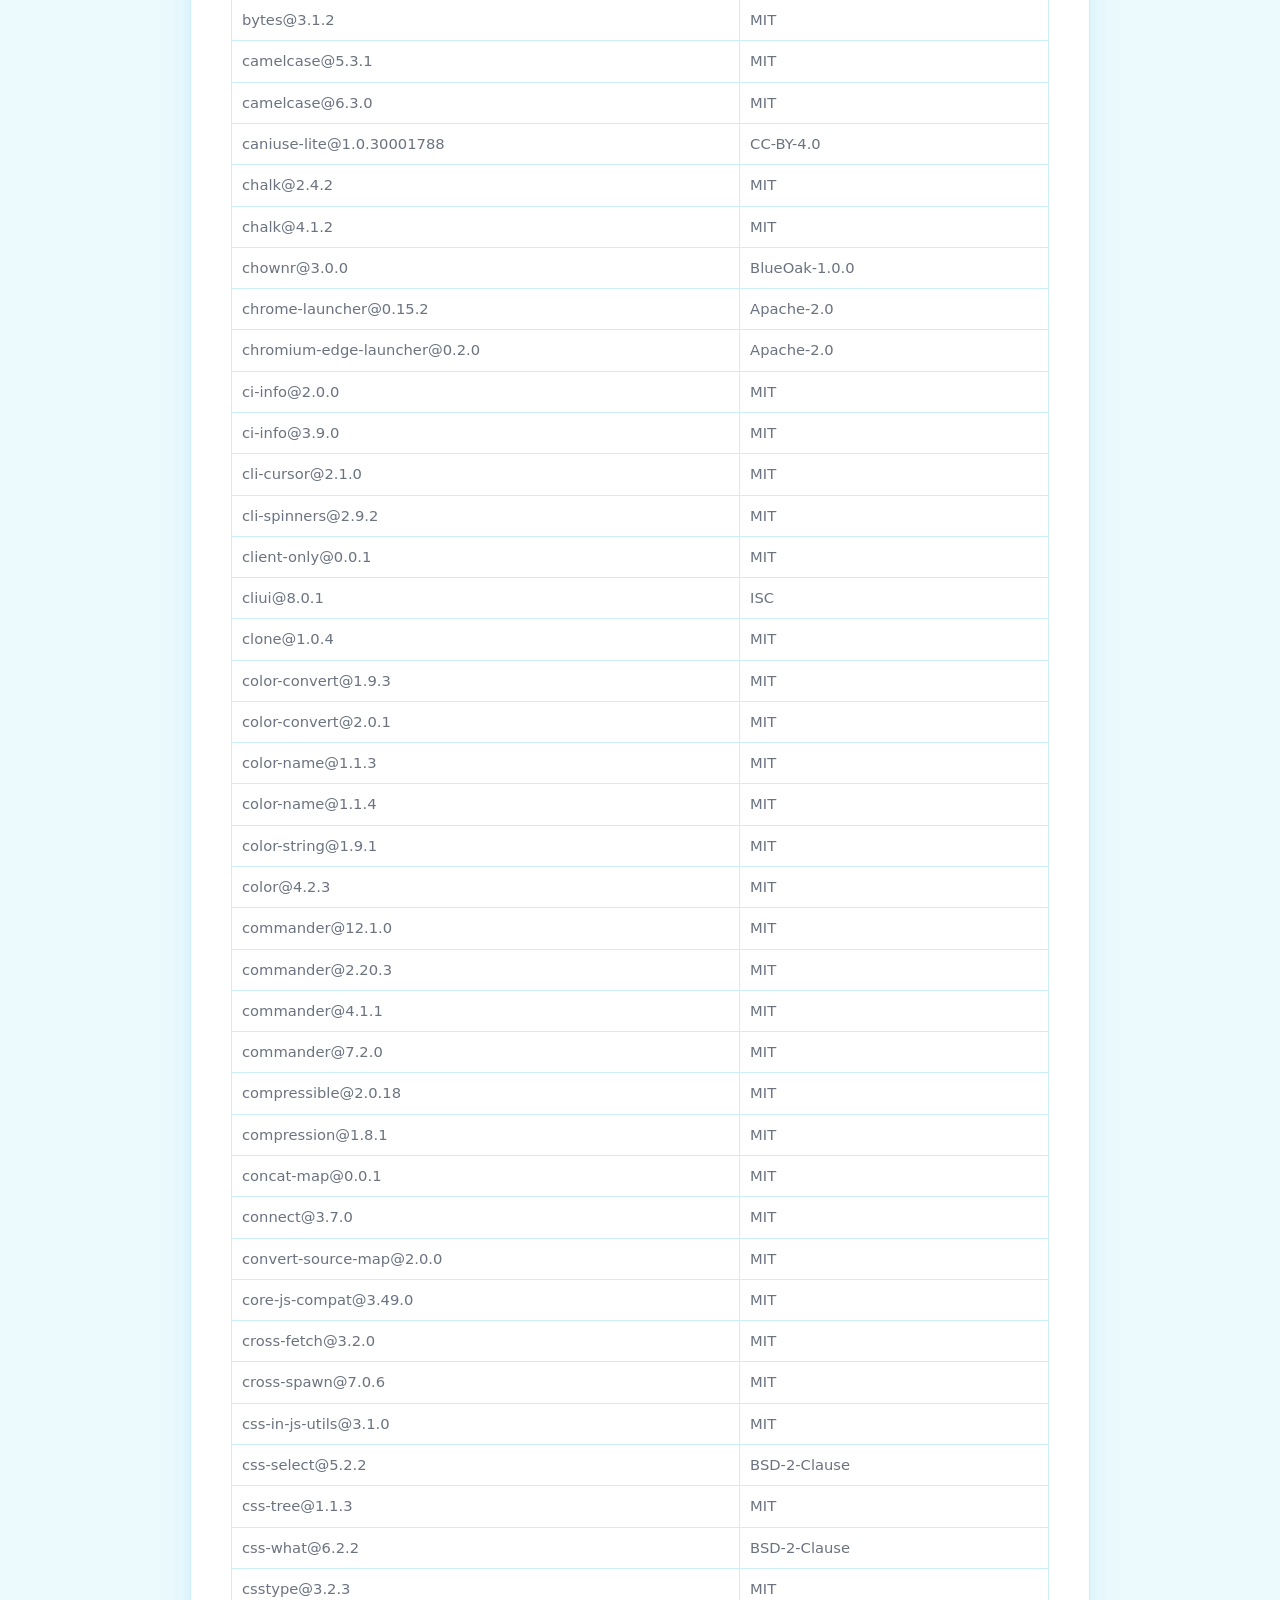
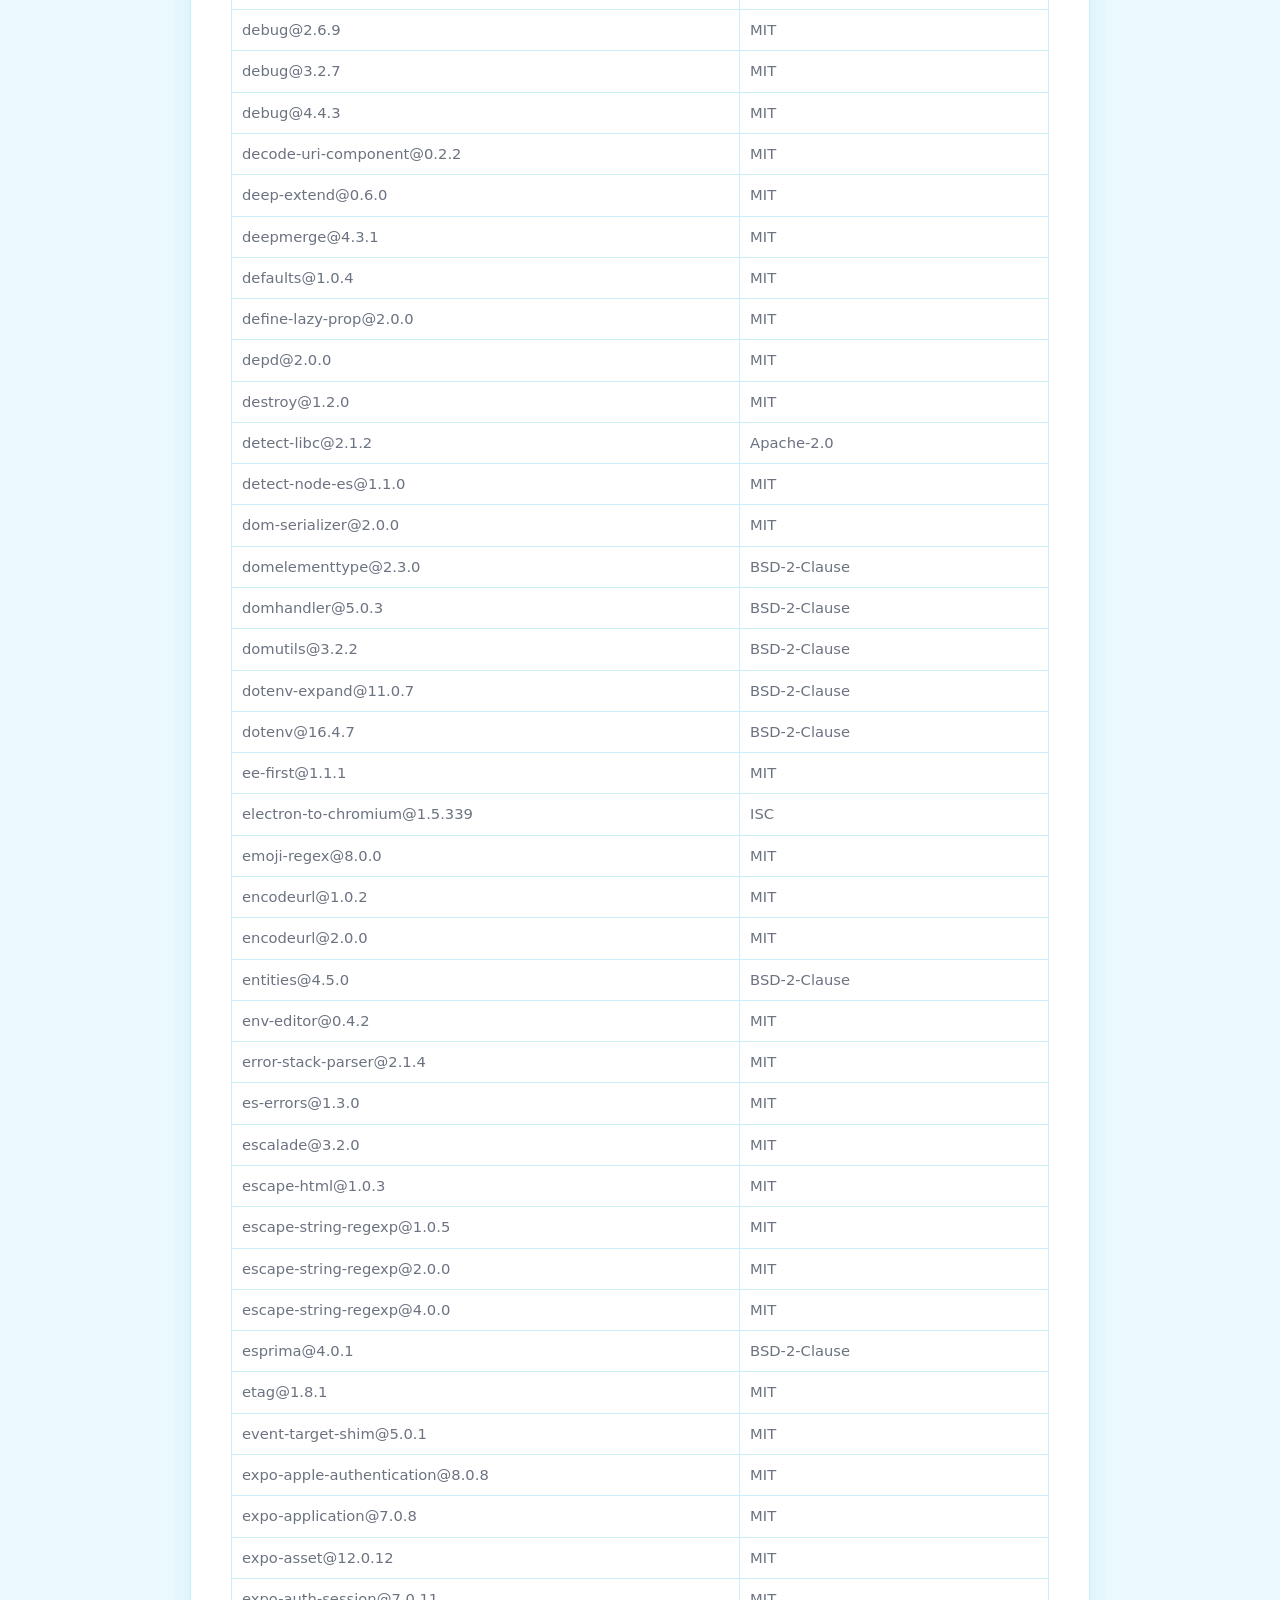
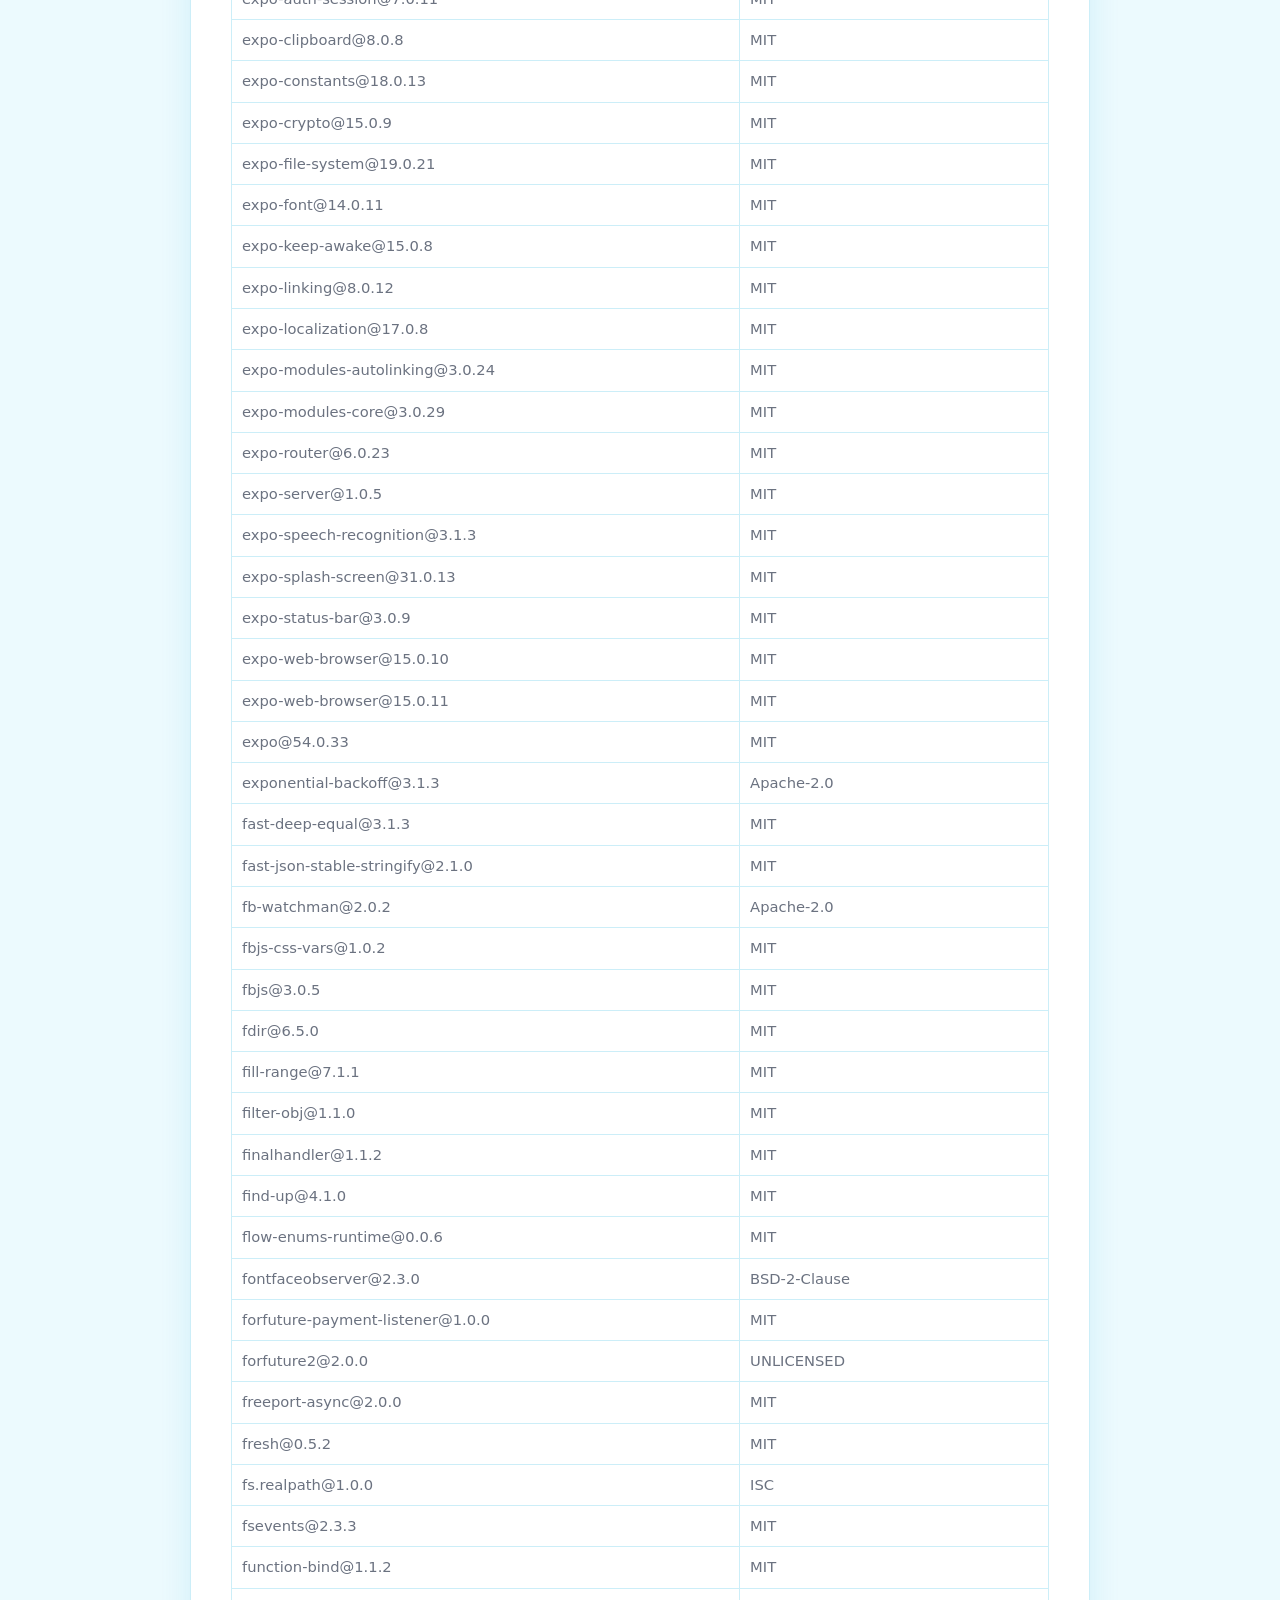
<file: third-party-notices.html>
<!DOCTYPE html>
<html lang="en">
<head>
  <meta charset="utf-8" />
  <meta name="viewport" content="width=device-width, initial-scale=1" />
  <title>Open Source Licenses — ForFuture</title>
  <link rel="icon" href="images/favicon.png" type="image/png" sizes="32x32" />
  <link rel="icon" href="images/favicon-512.png" type="image/png" sizes="512x512" />
  <link rel="apple-touch-icon" href="images/apple-touch-icon.png" sizes="180x180" />
  <link rel="stylesheet" href="legal-page.css" />
  <link rel="stylesheet" href="cookie-consent.css" />
    <script src="cookie-consent.js"></script>
</head>
<body data-title-key="notices.title">
  <header class="site-header">
    <div class="header-inner">
      <a href="index.html" class="logo" data-i18n-aria="logo.aria" aria-label="ForFuture Startseite">
        <img src="images/forfuture-wordmark-dark.png" alt="ForFuture" class="logo-wordmark-header" width="200" height="32" />
      </a>
      <div class="header-actions">
        <div class="lang-switch" role="group" data-i18n-aria="lang.switch.aria" aria-label="Sprache wählen">
          <button type="button" class="lang-switch-btn is-active" data-lang="de" aria-pressed="true">DE</button>
          <button type="button" class="lang-switch-btn" data-lang="en" aria-pressed="false">EN</button>
        </div>
      </div>
    </div>
  </header>
  <main class="subpage-main">
<div class="container">
    <h1 data-i18n="notices.title">Open Source Licenses</h1>
    <p class="subtitle" data-i18n="notices.subtitle">ForFuture — third-party software notices</p>
    <p data-i18n="notices.intro">
      The ForFuture app bundles open-source software. Copyright and license terms
      apply to each component listed below.
    </p>
    <p data-i18n="notices.fonts"><strong>Fonts:</strong> Manrope via Google Fonts and <code>@expo-google-fonts/manrope</code> — SIL Open Font License 1.1 (OFL-1.1).</p>
    <table>
      <thead>
        <tr><th>Package</th><th>License</th></tr>
      </thead>
      <tbody>
          <tr><td>@0no-co/graphql.web@1.2.0</td><td>MIT</td></tr>
          <tr><td>@babel/code-frame@7.10.4</td><td>MIT</td></tr>
          <tr><td>@babel/code-frame@7.29.0</td><td>MIT</td></tr>
          <tr><td>@babel/compat-data@7.29.0</td><td>MIT</td></tr>
          <tr><td>@babel/core@7.29.0</td><td>MIT</td></tr>
          <tr><td>@babel/generator@7.29.1</td><td>MIT</td></tr>
          <tr><td>@babel/helper-annotate-as-pure@7.27.3</td><td>MIT</td></tr>
          <tr><td>@babel/helper-compilation-targets@7.28.6</td><td>MIT</td></tr>
          <tr><td>@babel/helper-create-class-features-plugin@7.28.6</td><td>MIT</td></tr>
          <tr><td>@babel/helper-create-regexp-features-plugin@7.28.5</td><td>MIT</td></tr>
          <tr><td>@babel/helper-define-polyfill-provider@0.6.8</td><td>MIT</td></tr>
          <tr><td>@babel/helper-globals@7.28.0</td><td>MIT</td></tr>
          <tr><td>@babel/helper-member-expression-to-functions@7.28.5</td><td>MIT</td></tr>
          <tr><td>@babel/helper-module-imports@7.28.6</td><td>MIT</td></tr>
          <tr><td>@babel/helper-module-transforms@7.28.6</td><td>MIT</td></tr>
          <tr><td>@babel/helper-optimise-call-expression@7.27.1</td><td>MIT</td></tr>
          <tr><td>@babel/helper-plugin-utils@7.28.6</td><td>MIT</td></tr>
          <tr><td>@babel/helper-remap-async-to-generator@7.27.1</td><td>MIT</td></tr>
          <tr><td>@babel/helper-replace-supers@7.28.6</td><td>MIT</td></tr>
          <tr><td>@babel/helper-skip-transparent-expression-wrappers@7.27.1</td><td>MIT</td></tr>
          <tr><td>@babel/helper-string-parser@7.27.1</td><td>MIT</td></tr>
          <tr><td>@babel/helper-validator-identifier@7.28.5</td><td>MIT</td></tr>
          <tr><td>@babel/helper-validator-option@7.27.1</td><td>MIT</td></tr>
          <tr><td>@babel/helper-wrap-function@7.28.6</td><td>MIT</td></tr>
          <tr><td>@babel/helpers@7.29.2</td><td>MIT</td></tr>
          <tr><td>@babel/highlight@7.25.9</td><td>MIT</td></tr>
          <tr><td>@babel/parser@7.29.2</td><td>MIT</td></tr>
          <tr><td>@babel/plugin-proposal-decorators@7.29.0</td><td>MIT</td></tr>
          <tr><td>@babel/plugin-proposal-export-default-from@7.27.1</td><td>MIT</td></tr>
          <tr><td>@babel/plugin-syntax-async-generators@7.8.4</td><td>MIT</td></tr>
          <tr><td>@babel/plugin-syntax-bigint@7.8.3</td><td>MIT</td></tr>
          <tr><td>@babel/plugin-syntax-class-properties@7.12.13</td><td>MIT</td></tr>
          <tr><td>@babel/plugin-syntax-class-static-block@7.14.5</td><td>MIT</td></tr>
          <tr><td>@babel/plugin-syntax-decorators@7.28.6</td><td>MIT</td></tr>
          <tr><td>@babel/plugin-syntax-dynamic-import@7.8.3</td><td>MIT</td></tr>
          <tr><td>@babel/plugin-syntax-export-default-from@7.28.6</td><td>MIT</td></tr>
          <tr><td>@babel/plugin-syntax-flow@7.28.6</td><td>MIT</td></tr>
          <tr><td>@babel/plugin-syntax-import-attributes@7.28.6</td><td>MIT</td></tr>
          <tr><td>@babel/plugin-syntax-import-meta@7.10.4</td><td>MIT</td></tr>
          <tr><td>@babel/plugin-syntax-json-strings@7.8.3</td><td>MIT</td></tr>
          <tr><td>@babel/plugin-syntax-jsx@7.28.6</td><td>MIT</td></tr>
          <tr><td>@babel/plugin-syntax-logical-assignment-operators@7.10.4</td><td>MIT</td></tr>
          <tr><td>@babel/plugin-syntax-nullish-coalescing-operator@7.8.3</td><td>MIT</td></tr>
          <tr><td>@babel/plugin-syntax-numeric-separator@7.10.4</td><td>MIT</td></tr>
          <tr><td>@babel/plugin-syntax-object-rest-spread@7.8.3</td><td>MIT</td></tr>
          <tr><td>@babel/plugin-syntax-optional-catch-binding@7.8.3</td><td>MIT</td></tr>
          <tr><td>@babel/plugin-syntax-optional-chaining@7.8.3</td><td>MIT</td></tr>
          <tr><td>@babel/plugin-syntax-private-property-in-object@7.14.5</td><td>MIT</td></tr>
          <tr><td>@babel/plugin-syntax-top-level-await@7.14.5</td><td>MIT</td></tr>
          <tr><td>@babel/plugin-syntax-typescript@7.28.6</td><td>MIT</td></tr>
          <tr><td>@babel/plugin-transform-arrow-functions@7.27.1</td><td>MIT</td></tr>
          <tr><td>@babel/plugin-transform-async-generator-functions@7.29.0</td><td>MIT</td></tr>
          <tr><td>@babel/plugin-transform-async-to-generator@7.28.6</td><td>MIT</td></tr>
          <tr><td>@babel/plugin-transform-block-scoping@7.28.6</td><td>MIT</td></tr>
          <tr><td>@babel/plugin-transform-class-properties@7.28.6</td><td>MIT</td></tr>
          <tr><td>@babel/plugin-transform-class-static-block@7.28.6</td><td>MIT</td></tr>
          <tr><td>@babel/plugin-transform-classes@7.28.6</td><td>MIT</td></tr>
          <tr><td>@babel/plugin-transform-computed-properties@7.28.6</td><td>MIT</td></tr>
          <tr><td>@babel/plugin-transform-destructuring@7.28.5</td><td>MIT</td></tr>
          <tr><td>@babel/plugin-transform-export-namespace-from@7.27.1</td><td>MIT</td></tr>
          <tr><td>@babel/plugin-transform-flow-strip-types@7.27.1</td><td>MIT</td></tr>
          <tr><td>@babel/plugin-transform-for-of@7.27.1</td><td>MIT</td></tr>
          <tr><td>@babel/plugin-transform-function-name@7.27.1</td><td>MIT</td></tr>
          <tr><td>@babel/plugin-transform-literals@7.27.1</td><td>MIT</td></tr>
          <tr><td>@babel/plugin-transform-logical-assignment-operators@7.28.6</td><td>MIT</td></tr>
          <tr><td>@babel/plugin-transform-modules-commonjs@7.28.6</td><td>MIT</td></tr>
          <tr><td>@babel/plugin-transform-named-capturing-groups-regex@7.29.0</td><td>MIT</td></tr>
          <tr><td>@babel/plugin-transform-nullish-coalescing-operator@7.28.6</td><td>MIT</td></tr>
          <tr><td>@babel/plugin-transform-numeric-separator@7.28.6</td><td>MIT</td></tr>
          <tr><td>@babel/plugin-transform-object-rest-spread@7.28.6</td><td>MIT</td></tr>
          <tr><td>@babel/plugin-transform-optional-catch-binding@7.28.6</td><td>MIT</td></tr>
          <tr><td>@babel/plugin-transform-optional-chaining@7.28.6</td><td>MIT</td></tr>
          <tr><td>@babel/plugin-transform-parameters@7.27.7</td><td>MIT</td></tr>
          <tr><td>@babel/plugin-transform-private-methods@7.28.6</td><td>MIT</td></tr>
          <tr><td>@babel/plugin-transform-private-property-in-object@7.28.6</td><td>MIT</td></tr>
          <tr><td>@babel/plugin-transform-react-display-name@7.28.0</td><td>MIT</td></tr>
          <tr><td>@babel/plugin-transform-react-jsx-development@7.27.1</td><td>MIT</td></tr>
          <tr><td>@babel/plugin-transform-react-jsx-self@7.27.1</td><td>MIT</td></tr>
          <tr><td>@babel/plugin-transform-react-jsx-source@7.27.1</td><td>MIT</td></tr>
          <tr><td>@babel/plugin-transform-react-jsx@7.28.6</td><td>MIT</td></tr>
          <tr><td>@babel/plugin-transform-react-pure-annotations@7.27.1</td><td>MIT</td></tr>
          <tr><td>@babel/plugin-transform-regenerator@7.29.0</td><td>MIT</td></tr>
          <tr><td>@babel/plugin-transform-runtime@7.29.0</td><td>MIT</td></tr>
          <tr><td>@babel/plugin-transform-shorthand-properties@7.27.1</td><td>MIT</td></tr>
          <tr><td>@babel/plugin-transform-spread@7.28.6</td><td>MIT</td></tr>
          <tr><td>@babel/plugin-transform-sticky-regex@7.27.1</td><td>MIT</td></tr>
          <tr><td>@babel/plugin-transform-template-literals@7.27.1</td><td>MIT</td></tr>
          <tr><td>@babel/plugin-transform-typescript@7.28.6</td><td>MIT</td></tr>
          <tr><td>@babel/plugin-transform-unicode-regex@7.27.1</td><td>MIT</td></tr>
          <tr><td>@babel/preset-react@7.28.5</td><td>MIT</td></tr>
          <tr><td>@babel/preset-typescript@7.28.5</td><td>MIT</td></tr>
          <tr><td>@babel/runtime@7.29.2</td><td>MIT</td></tr>
          <tr><td>@babel/template@7.28.6</td><td>MIT</td></tr>
          <tr><td>@babel/traverse@7.29.0</td><td>MIT</td></tr>
          <tr><td>@babel/types@7.29.0</td><td>MIT</td></tr>
          <tr><td>@egjs/hammerjs@2.0.17</td><td>MIT</td></tr>
          <tr><td>@expo-google-fonts/inter@0.4.2</td><td>MIT AND OFL-1.1</td></tr>
          <tr><td>@expo-google-fonts/manrope@0.4.2</td><td>MIT AND OFL-1.1</td></tr>
          <tr><td>@expo/cli@54.0.23</td><td>MIT</td></tr>
          <tr><td>@expo/code-signing-certificates@0.0.6</td><td>MIT</td></tr>
          <tr><td>@expo/config-plugins@54.0.4</td><td>MIT</td></tr>
          <tr><td>@expo/config-types@54.0.10</td><td>MIT</td></tr>
          <tr><td>@expo/config@12.0.13</td><td>MIT</td></tr>
          <tr><td>@expo/devcert@1.2.1</td><td>MIT</td></tr>
          <tr><td>@expo/devtools@0.1.8</td><td>MIT</td></tr>
          <tr><td>@expo/env@2.0.11</td><td>MIT</td></tr>
          <tr><td>@expo/fingerprint@0.15.4</td><td>MIT</td></tr>
          <tr><td>@expo/image-utils@0.8.13</td><td>MIT</td></tr>
          <tr><td>@expo/json-file@10.0.13</td><td>MIT</td></tr>
          <tr><td>@expo/metro-config@54.0.14</td><td>MIT</td></tr>
          <tr><td>@expo/metro-runtime@6.1.2</td><td>MIT</td></tr>
          <tr><td>@expo/metro@54.2.0</td><td>MIT</td></tr>
          <tr><td>@expo/osascript@2.4.2</td><td>MIT</td></tr>
          <tr><td>@expo/package-manager@1.10.4</td><td>MIT</td></tr>
          <tr><td>@expo/plist@0.4.8</td><td>MIT</td></tr>
          <tr><td>@expo/prebuild-config@54.0.8</td><td>MIT</td></tr>
          <tr><td>@expo/require-utils@55.0.4</td><td>MIT</td></tr>
          <tr><td>@expo/schema-utils@0.1.8</td><td>MIT</td></tr>
          <tr><td>@expo/sdk-runtime-versions@1.0.0</td><td>MIT</td></tr>
          <tr><td>@expo/spawn-async@1.7.2</td><td>MIT</td></tr>
          <tr><td>@expo/sudo-prompt@9.3.2</td><td>MIT</td></tr>
          <tr><td>@expo/vector-icons@15.1.1</td><td>MIT</td></tr>
          <tr><td>@expo/ws-tunnel@1.0.6</td><td>MIT</td></tr>
          <tr><td>@expo/xcpretty@4.4.3</td><td>BSD-3-Clause</td></tr>
          <tr><td>@isaacs/fs-minipass@4.0.1</td><td>ISC</td></tr>
          <tr><td>@isaacs/ttlcache@1.4.1</td><td>ISC</td></tr>
          <tr><td>@istanbuljs/load-nyc-config@1.1.0</td><td>ISC</td></tr>
          <tr><td>@istanbuljs/schema@0.1.6</td><td>MIT</td></tr>
          <tr><td>@jest/create-cache-key-function@29.7.0</td><td>MIT</td></tr>
          <tr><td>@jest/environment@29.7.0</td><td>MIT</td></tr>
          <tr><td>@jest/fake-timers@29.7.0</td><td>MIT</td></tr>
          <tr><td>@jest/schemas@29.6.3</td><td>MIT</td></tr>
          <tr><td>@jest/transform@29.7.0</td><td>MIT</td></tr>
          <tr><td>@jest/types@29.6.3</td><td>MIT</td></tr>
          <tr><td>@jridgewell/gen-mapping@0.3.13</td><td>MIT</td></tr>
          <tr><td>@jridgewell/remapping@2.3.5</td><td>MIT</td></tr>
          <tr><td>@jridgewell/resolve-uri@3.1.2</td><td>MIT</td></tr>
          <tr><td>@jridgewell/source-map@0.3.11</td><td>MIT</td></tr>
          <tr><td>@jridgewell/sourcemap-codec@1.5.5</td><td>MIT</td></tr>
          <tr><td>@jridgewell/trace-mapping@0.3.31</td><td>MIT</td></tr>
          <tr><td>@radix-ui/primitive@1.1.3</td><td>MIT</td></tr>
          <tr><td>@radix-ui/react-collection@1.1.7</td><td>MIT</td></tr>
          <tr><td>@radix-ui/react-compose-refs@1.1.2</td><td>MIT</td></tr>
          <tr><td>@radix-ui/react-context@1.1.2</td><td>MIT</td></tr>
          <tr><td>@radix-ui/react-dialog@1.1.15</td><td>MIT</td></tr>
          <tr><td>@radix-ui/react-direction@1.1.1</td><td>MIT</td></tr>
          <tr><td>@radix-ui/react-dismissable-layer@1.1.11</td><td>MIT</td></tr>
          <tr><td>@radix-ui/react-focus-guards@1.1.3</td><td>MIT</td></tr>
          <tr><td>@radix-ui/react-focus-scope@1.1.7</td><td>MIT</td></tr>
          <tr><td>@radix-ui/react-id@1.1.1</td><td>MIT</td></tr>
          <tr><td>@radix-ui/react-portal@1.1.9</td><td>MIT</td></tr>
          <tr><td>@radix-ui/react-presence@1.1.5</td><td>MIT</td></tr>
          <tr><td>@radix-ui/react-primitive@2.1.3</td><td>MIT</td></tr>
          <tr><td>@radix-ui/react-roving-focus@1.1.11</td><td>MIT</td></tr>
          <tr><td>@radix-ui/react-slot@1.2.0</td><td>MIT</td></tr>
          <tr><td>@radix-ui/react-slot@1.2.3</td><td>MIT</td></tr>
          <tr><td>@radix-ui/react-tabs@1.1.13</td><td>MIT</td></tr>
          <tr><td>@radix-ui/react-use-callback-ref@1.1.1</td><td>MIT</td></tr>
          <tr><td>@radix-ui/react-use-controllable-state@1.2.2</td><td>MIT</td></tr>
          <tr><td>@radix-ui/react-use-effect-event@0.0.2</td><td>MIT</td></tr>
          <tr><td>@radix-ui/react-use-escape-keydown@1.1.1</td><td>MIT</td></tr>
          <tr><td>@radix-ui/react-use-layout-effect@1.1.1</td><td>MIT</td></tr>
          <tr><td>@react-native-async-storage/async-storage@2.2.0</td><td>MIT</td></tr>
          <tr><td>@react-native-community/datetimepicker@9.1.0</td><td>MIT</td></tr>
          <tr><td>@react-native-google-signin/google-signin@16.1.2</td><td>MIT</td></tr>
          <tr><td>@react-native/assets-registry@0.81.5</td><td>MIT</td></tr>
          <tr><td>@react-native/babel-plugin-codegen@0.81.5</td><td>MIT</td></tr>
          <tr><td>@react-native/babel-preset@0.81.5</td><td>MIT</td></tr>
          <tr><td>@react-native/codegen@0.81.5</td><td>MIT</td></tr>
          <tr><td>@react-native/community-cli-plugin@0.81.5</td><td>MIT</td></tr>
          <tr><td>@react-native/debugger-frontend@0.81.5</td><td>BSD-3-Clause</td></tr>
          <tr><td>@react-native/dev-middleware@0.81.5</td><td>MIT</td></tr>
          <tr><td>@react-native/gradle-plugin@0.81.5</td><td>MIT</td></tr>
          <tr><td>@react-native/js-polyfills@0.81.5</td><td>MIT</td></tr>
          <tr><td>@react-native/normalize-colors@0.74.89</td><td>MIT</td></tr>
          <tr><td>@react-native/normalize-colors@0.81.5</td><td>MIT</td></tr>
          <tr><td>@react-native/virtualized-lists@0.81.5</td><td>MIT</td></tr>
          <tr><td>@react-navigation/bottom-tabs@7.15.9</td><td>MIT</td></tr>
          <tr><td>@react-navigation/core@7.17.2</td><td>MIT</td></tr>
          <tr><td>@react-navigation/elements@2.9.14</td><td>MIT</td></tr>
          <tr><td>@react-navigation/native-stack@7.14.11</td><td>MIT</td></tr>
          <tr><td>@react-navigation/native@7.2.2</td><td>MIT</td></tr>
          <tr><td>@react-navigation/routers@7.5.3</td><td>MIT</td></tr>
          <tr><td>@sinclair/typebox@0.27.10</td><td>MIT</td></tr>
          <tr><td>@sinonjs/commons@3.0.1</td><td>BSD-3-Clause</td></tr>
          <tr><td>@sinonjs/fake-timers@10.3.0</td><td>BSD-3-Clause</td></tr>
          <tr><td>@supabase/auth-js@2.103.3</td><td>MIT</td></tr>
          <tr><td>@supabase/functions-js@2.103.3</td><td>MIT</td></tr>
          <tr><td>@supabase/phoenix@0.4.0</td><td>MIT</td></tr>
          <tr><td>@supabase/postgrest-js@2.103.3</td><td>MIT</td></tr>
          <tr><td>@supabase/realtime-js@2.103.3</td><td>MIT</td></tr>
          <tr><td>@supabase/storage-js@2.103.3</td><td>MIT</td></tr>
          <tr><td>@supabase/supabase-js@2.103.3</td><td>MIT</td></tr>
          <tr><td>@types/babel__core@7.20.5</td><td>MIT</td></tr>
          <tr><td>@types/babel__generator@7.27.0</td><td>MIT</td></tr>
          <tr><td>@types/babel__template@7.4.4</td><td>MIT</td></tr>
          <tr><td>@types/babel__traverse@7.28.0</td><td>MIT</td></tr>
          <tr><td>@types/graceful-fs@4.1.9</td><td>MIT</td></tr>
          <tr><td>@types/hammerjs@2.0.46</td><td>MIT</td></tr>
          <tr><td>@types/istanbul-lib-coverage@2.0.6</td><td>MIT</td></tr>
          <tr><td>@types/istanbul-lib-report@3.0.3</td><td>MIT</td></tr>
          <tr><td>@types/istanbul-reports@3.0.4</td><td>MIT</td></tr>
          <tr><td>@types/node@25.6.0</td><td>MIT</td></tr>
          <tr><td>@types/react@19.1.17</td><td>MIT</td></tr>
          <tr><td>@types/stack-utils@2.0.3</td><td>MIT</td></tr>
          <tr><td>@types/ws@8.18.1</td><td>MIT</td></tr>
          <tr><td>@types/yargs-parser@21.0.3</td><td>MIT</td></tr>
          <tr><td>@types/yargs@17.0.35</td><td>MIT</td></tr>
          <tr><td>@ungap/structured-clone@1.3.0</td><td>ISC</td></tr>
          <tr><td>@urql/core@5.2.0</td><td>MIT</td></tr>
          <tr><td>@urql/exchange-retry@1.3.2</td><td>MIT</td></tr>
          <tr><td>@xmldom/xmldom@0.8.12</td><td>MIT</td></tr>
          <tr><td>abort-controller@3.0.0</td><td>MIT</td></tr>
          <tr><td>accepts@1.3.8</td><td>MIT</td></tr>
          <tr><td>acorn@8.16.0</td><td>MIT</td></tr>
          <tr><td>agent-base@7.1.4</td><td>MIT</td></tr>
          <tr><td>anser@1.4.10</td><td>MIT</td></tr>
          <tr><td>ansi-escapes@4.3.2</td><td>MIT</td></tr>
          <tr><td>ansi-regex@4.1.1</td><td>MIT</td></tr>
          <tr><td>ansi-regex@5.0.1</td><td>MIT</td></tr>
          <tr><td>ansi-styles@3.2.1</td><td>MIT</td></tr>
          <tr><td>ansi-styles@4.3.0</td><td>MIT</td></tr>
          <tr><td>ansi-styles@5.2.0</td><td>MIT</td></tr>
          <tr><td>any-promise@1.3.0</td><td>MIT</td></tr>
          <tr><td>anymatch@3.1.3</td><td>ISC</td></tr>
          <tr><td>arg@5.0.2</td><td>MIT</td></tr>
          <tr><td>argparse@1.0.10</td><td>MIT</td></tr>
          <tr><td>argparse@2.0.1</td><td>Python-2.0</td></tr>
          <tr><td>aria-hidden@1.2.6</td><td>MIT</td></tr>
          <tr><td>asap@2.0.6</td><td>MIT</td></tr>
          <tr><td>async-limiter@1.0.1</td><td>MIT</td></tr>
          <tr><td>babel-jest@29.7.0</td><td>MIT</td></tr>
          <tr><td>babel-plugin-istanbul@6.1.1</td><td>BSD-3-Clause</td></tr>
          <tr><td>babel-plugin-jest-hoist@29.6.3</td><td>MIT</td></tr>
          <tr><td>babel-plugin-polyfill-corejs2@0.4.17</td><td>MIT</td></tr>
          <tr><td>babel-plugin-polyfill-corejs3@0.13.0</td><td>MIT</td></tr>
          <tr><td>babel-plugin-polyfill-regenerator@0.6.8</td><td>MIT</td></tr>
          <tr><td>babel-plugin-react-compiler@1.0.0</td><td>MIT</td></tr>
          <tr><td>babel-plugin-react-native-web@0.21.2</td><td>MIT</td></tr>
          <tr><td>babel-plugin-syntax-hermes-parser@0.29.1</td><td>MIT</td></tr>
          <tr><td>babel-plugin-transform-flow-enums@0.0.2</td><td>MIT</td></tr>
          <tr><td>babel-preset-current-node-syntax@1.2.0</td><td>MIT</td></tr>
          <tr><td>babel-preset-expo@54.0.10</td><td>MIT</td></tr>
          <tr><td>babel-preset-jest@29.6.3</td><td>MIT</td></tr>
          <tr><td>balanced-match@1.0.2</td><td>MIT</td></tr>
          <tr><td>balanced-match@4.0.4</td><td>MIT</td></tr>
          <tr><td>base64-js@1.5.1</td><td>MIT</td></tr>
          <tr><td>baseline-browser-mapping@2.10.19</td><td>Apache-2.0</td></tr>
          <tr><td>better-opn@3.0.2</td><td>MIT</td></tr>
          <tr><td>big-integer@1.6.52</td><td>Unlicense</td></tr>
          <tr><td>boolbase@1.0.0</td><td>ISC</td></tr>
          <tr><td>bplist-creator@0.1.0</td><td>MIT</td></tr>
          <tr><td>bplist-parser@0.3.1</td><td>MIT</td></tr>
          <tr><td>brace-expansion@1.1.14</td><td>MIT</td></tr>
          <tr><td>brace-expansion@2.1.0</td><td>MIT</td></tr>
          <tr><td>brace-expansion@5.0.5</td><td>MIT</td></tr>
          <tr><td>braces@3.0.3</td><td>MIT</td></tr>
          <tr><td>browserslist@4.28.2</td><td>MIT</td></tr>
          <tr><td>bser@2.1.1</td><td>Apache-2.0</td></tr>
          <tr><td>buffer-from@1.1.2</td><td>MIT</td></tr>
          <tr><td>buffer@5.7.1</td><td>MIT</td></tr>
          <tr><td>bytes@3.1.2</td><td>MIT</td></tr>
          <tr><td>camelcase@5.3.1</td><td>MIT</td></tr>
          <tr><td>camelcase@6.3.0</td><td>MIT</td></tr>
          <tr><td>caniuse-lite@1.0.30001788</td><td>CC-BY-4.0</td></tr>
          <tr><td>chalk@2.4.2</td><td>MIT</td></tr>
          <tr><td>chalk@4.1.2</td><td>MIT</td></tr>
          <tr><td>chownr@3.0.0</td><td>BlueOak-1.0.0</td></tr>
          <tr><td>chrome-launcher@0.15.2</td><td>Apache-2.0</td></tr>
          <tr><td>chromium-edge-launcher@0.2.0</td><td>Apache-2.0</td></tr>
          <tr><td>ci-info@2.0.0</td><td>MIT</td></tr>
          <tr><td>ci-info@3.9.0</td><td>MIT</td></tr>
          <tr><td>cli-cursor@2.1.0</td><td>MIT</td></tr>
          <tr><td>cli-spinners@2.9.2</td><td>MIT</td></tr>
          <tr><td>client-only@0.0.1</td><td>MIT</td></tr>
          <tr><td>cliui@8.0.1</td><td>ISC</td></tr>
          <tr><td>clone@1.0.4</td><td>MIT</td></tr>
          <tr><td>color-convert@1.9.3</td><td>MIT</td></tr>
          <tr><td>color-convert@2.0.1</td><td>MIT</td></tr>
          <tr><td>color-name@1.1.3</td><td>MIT</td></tr>
          <tr><td>color-name@1.1.4</td><td>MIT</td></tr>
          <tr><td>color-string@1.9.1</td><td>MIT</td></tr>
          <tr><td>color@4.2.3</td><td>MIT</td></tr>
          <tr><td>commander@12.1.0</td><td>MIT</td></tr>
          <tr><td>commander@2.20.3</td><td>MIT</td></tr>
          <tr><td>commander@4.1.1</td><td>MIT</td></tr>
          <tr><td>commander@7.2.0</td><td>MIT</td></tr>
          <tr><td>compressible@2.0.18</td><td>MIT</td></tr>
          <tr><td>compression@1.8.1</td><td>MIT</td></tr>
          <tr><td>concat-map@0.0.1</td><td>MIT</td></tr>
          <tr><td>connect@3.7.0</td><td>MIT</td></tr>
          <tr><td>convert-source-map@2.0.0</td><td>MIT</td></tr>
          <tr><td>core-js-compat@3.49.0</td><td>MIT</td></tr>
          <tr><td>cross-fetch@3.2.0</td><td>MIT</td></tr>
          <tr><td>cross-spawn@7.0.6</td><td>MIT</td></tr>
          <tr><td>css-in-js-utils@3.1.0</td><td>MIT</td></tr>
          <tr><td>css-select@5.2.2</td><td>BSD-2-Clause</td></tr>
          <tr><td>css-tree@1.1.3</td><td>MIT</td></tr>
          <tr><td>css-what@6.2.2</td><td>BSD-2-Clause</td></tr>
          <tr><td>csstype@3.2.3</td><td>MIT</td></tr>
          <tr><td>debug@2.6.9</td><td>MIT</td></tr>
          <tr><td>debug@3.2.7</td><td>MIT</td></tr>
          <tr><td>debug@4.4.3</td><td>MIT</td></tr>
          <tr><td>decode-uri-component@0.2.2</td><td>MIT</td></tr>
          <tr><td>deep-extend@0.6.0</td><td>MIT</td></tr>
          <tr><td>deepmerge@4.3.1</td><td>MIT</td></tr>
          <tr><td>defaults@1.0.4</td><td>MIT</td></tr>
          <tr><td>define-lazy-prop@2.0.0</td><td>MIT</td></tr>
          <tr><td>depd@2.0.0</td><td>MIT</td></tr>
          <tr><td>destroy@1.2.0</td><td>MIT</td></tr>
          <tr><td>detect-libc@2.1.2</td><td>Apache-2.0</td></tr>
          <tr><td>detect-node-es@1.1.0</td><td>MIT</td></tr>
          <tr><td>dom-serializer@2.0.0</td><td>MIT</td></tr>
          <tr><td>domelementtype@2.3.0</td><td>BSD-2-Clause</td></tr>
          <tr><td>domhandler@5.0.3</td><td>BSD-2-Clause</td></tr>
          <tr><td>domutils@3.2.2</td><td>BSD-2-Clause</td></tr>
          <tr><td>dotenv-expand@11.0.7</td><td>BSD-2-Clause</td></tr>
          <tr><td>dotenv@16.4.7</td><td>BSD-2-Clause</td></tr>
          <tr><td>ee-first@1.1.1</td><td>MIT</td></tr>
          <tr><td>electron-to-chromium@1.5.339</td><td>ISC</td></tr>
          <tr><td>emoji-regex@8.0.0</td><td>MIT</td></tr>
          <tr><td>encodeurl@1.0.2</td><td>MIT</td></tr>
          <tr><td>encodeurl@2.0.0</td><td>MIT</td></tr>
          <tr><td>entities@4.5.0</td><td>BSD-2-Clause</td></tr>
          <tr><td>env-editor@0.4.2</td><td>MIT</td></tr>
          <tr><td>error-stack-parser@2.1.4</td><td>MIT</td></tr>
          <tr><td>es-errors@1.3.0</td><td>MIT</td></tr>
          <tr><td>escalade@3.2.0</td><td>MIT</td></tr>
          <tr><td>escape-html@1.0.3</td><td>MIT</td></tr>
          <tr><td>escape-string-regexp@1.0.5</td><td>MIT</td></tr>
          <tr><td>escape-string-regexp@2.0.0</td><td>MIT</td></tr>
          <tr><td>escape-string-regexp@4.0.0</td><td>MIT</td></tr>
          <tr><td>esprima@4.0.1</td><td>BSD-2-Clause</td></tr>
          <tr><td>etag@1.8.1</td><td>MIT</td></tr>
          <tr><td>event-target-shim@5.0.1</td><td>MIT</td></tr>
          <tr><td>expo-apple-authentication@8.0.8</td><td>MIT</td></tr>
          <tr><td>expo-application@7.0.8</td><td>MIT</td></tr>
          <tr><td>expo-asset@12.0.12</td><td>MIT</td></tr>
          <tr><td>expo-auth-session@7.0.11</td><td>MIT</td></tr>
          <tr><td>expo-clipboard@8.0.8</td><td>MIT</td></tr>
          <tr><td>expo-constants@18.0.13</td><td>MIT</td></tr>
          <tr><td>expo-crypto@15.0.9</td><td>MIT</td></tr>
          <tr><td>expo-file-system@19.0.21</td><td>MIT</td></tr>
          <tr><td>expo-font@14.0.11</td><td>MIT</td></tr>
          <tr><td>expo-keep-awake@15.0.8</td><td>MIT</td></tr>
          <tr><td>expo-linking@8.0.12</td><td>MIT</td></tr>
          <tr><td>expo-localization@17.0.8</td><td>MIT</td></tr>
          <tr><td>expo-modules-autolinking@3.0.24</td><td>MIT</td></tr>
          <tr><td>expo-modules-core@3.0.29</td><td>MIT</td></tr>
          <tr><td>expo-router@6.0.23</td><td>MIT</td></tr>
          <tr><td>expo-server@1.0.5</td><td>MIT</td></tr>
          <tr><td>expo-speech-recognition@3.1.3</td><td>MIT</td></tr>
          <tr><td>expo-splash-screen@31.0.13</td><td>MIT</td></tr>
          <tr><td>expo-status-bar@3.0.9</td><td>MIT</td></tr>
          <tr><td>expo-web-browser@15.0.10</td><td>MIT</td></tr>
          <tr><td>expo-web-browser@15.0.11</td><td>MIT</td></tr>
          <tr><td>expo@54.0.33</td><td>MIT</td></tr>
          <tr><td>exponential-backoff@3.1.3</td><td>Apache-2.0</td></tr>
          <tr><td>fast-deep-equal@3.1.3</td><td>MIT</td></tr>
          <tr><td>fast-json-stable-stringify@2.1.0</td><td>MIT</td></tr>
          <tr><td>fb-watchman@2.0.2</td><td>Apache-2.0</td></tr>
          <tr><td>fbjs-css-vars@1.0.2</td><td>MIT</td></tr>
          <tr><td>fbjs@3.0.5</td><td>MIT</td></tr>
          <tr><td>fdir@6.5.0</td><td>MIT</td></tr>
          <tr><td>fill-range@7.1.1</td><td>MIT</td></tr>
          <tr><td>filter-obj@1.1.0</td><td>MIT</td></tr>
          <tr><td>finalhandler@1.1.2</td><td>MIT</td></tr>
          <tr><td>find-up@4.1.0</td><td>MIT</td></tr>
          <tr><td>flow-enums-runtime@0.0.6</td><td>MIT</td></tr>
          <tr><td>fontfaceobserver@2.3.0</td><td>BSD-2-Clause</td></tr>
          <tr><td>forfuture-payment-listener@1.0.0</td><td>MIT</td></tr>
          <tr><td>forfuture2@2.0.0</td><td>UNLICENSED</td></tr>
          <tr><td>freeport-async@2.0.0</td><td>MIT</td></tr>
          <tr><td>fresh@0.5.2</td><td>MIT</td></tr>
          <tr><td>fs.realpath@1.0.0</td><td>ISC</td></tr>
          <tr><td>fsevents@2.3.3</td><td>MIT</td></tr>
          <tr><td>function-bind@1.1.2</td><td>MIT</td></tr>
          <tr><td>gensync@1.0.0-beta.2</td><td>MIT</td></tr>
          <tr><td>get-caller-file@2.0.5</td><td>ISC</td></tr>
          <tr><td>get-nonce@1.0.1</td><td>MIT</td></tr>
          <tr><td>get-package-type@0.1.0</td><td>MIT</td></tr>
          <tr><td>getenv@2.0.0</td><td>MIT</td></tr>
          <tr><td>glob@13.0.6</td><td>BlueOak-1.0.0</td></tr>
          <tr><td>glob@7.2.3</td><td>ISC</td></tr>
          <tr><td>graceful-fs@4.2.11</td><td>ISC</td></tr>
          <tr><td>has-flag@3.0.0</td><td>MIT</td></tr>
          <tr><td>has-flag@4.0.0</td><td>MIT</td></tr>
          <tr><td>hasown@2.0.2</td><td>MIT</td></tr>
          <tr><td>hermes-estree@0.29.1</td><td>MIT</td></tr>
          <tr><td>hermes-estree@0.32.0</td><td>MIT</td></tr>
          <tr><td>hermes-parser@0.29.1</td><td>MIT</td></tr>
          <tr><td>hermes-parser@0.32.0</td><td>MIT</td></tr>
          <tr><td>hoist-non-react-statics@3.3.2</td><td>BSD-3-Clause</td></tr>
          <tr><td>hosted-git-info@7.0.2</td><td>ISC</td></tr>
          <tr><td>http-errors@2.0.1</td><td>MIT</td></tr>
          <tr><td>https-proxy-agent@7.0.6</td><td>MIT</td></tr>
          <tr><td>hyphenate-style-name@1.1.0</td><td>BSD-3-Clause</td></tr>
          <tr><td>iceberg-js@0.8.1</td><td>MIT</td></tr>
          <tr><td>ieee754@1.2.1</td><td>BSD-3-Clause</td></tr>
          <tr><td>ignore@5.3.2</td><td>MIT</td></tr>
          <tr><td>image-size@1.2.1</td><td>MIT</td></tr>
          <tr><td>imurmurhash@0.1.4</td><td>MIT</td></tr>
          <tr><td>inflight@1.0.6</td><td>ISC</td></tr>
          <tr><td>inherits@2.0.4</td><td>ISC</td></tr>
          <tr><td>ini@1.3.8</td><td>ISC</td></tr>
          <tr><td>inline-style-prefixer@7.0.1</td><td>MIT</td></tr>
          <tr><td>invariant@2.2.4</td><td>MIT</td></tr>
          <tr><td>is-arrayish@0.3.4</td><td>MIT</td></tr>
          <tr><td>is-core-module@2.16.1</td><td>MIT</td></tr>
          <tr><td>is-docker@2.2.1</td><td>MIT</td></tr>
          <tr><td>is-fullwidth-code-point@3.0.0</td><td>MIT</td></tr>
          <tr><td>is-number@7.0.0</td><td>MIT</td></tr>
          <tr><td>is-plain-obj@2.1.0</td><td>MIT</td></tr>
          <tr><td>is-wsl@2.2.0</td><td>MIT</td></tr>
          <tr><td>isexe@2.0.0</td><td>ISC</td></tr>
          <tr><td>istanbul-lib-coverage@3.2.2</td><td>BSD-3-Clause</td></tr>
          <tr><td>istanbul-lib-instrument@5.2.1</td><td>BSD-3-Clause</td></tr>
          <tr><td>jest-environment-node@29.7.0</td><td>MIT</td></tr>
          <tr><td>jest-get-type@29.6.3</td><td>MIT</td></tr>
          <tr><td>jest-haste-map@29.7.0</td><td>MIT</td></tr>
          <tr><td>jest-message-util@29.7.0</td><td>MIT</td></tr>
          <tr><td>jest-mock@29.7.0</td><td>MIT</td></tr>
          <tr><td>jest-regex-util@29.6.3</td><td>MIT</td></tr>
          <tr><td>jest-util@29.7.0</td><td>MIT</td></tr>
          <tr><td>jest-validate@29.7.0</td><td>MIT</td></tr>
          <tr><td>jest-worker@29.7.0</td><td>MIT</td></tr>
          <tr><td>jimp-compact@0.16.1</td><td>MIT</td></tr>
          <tr><td>js-tokens@4.0.0</td><td>MIT</td></tr>
          <tr><td>js-yaml@3.14.2</td><td>MIT</td></tr>
          <tr><td>js-yaml@4.1.1</td><td>MIT</td></tr>
          <tr><td>jsc-safe-url@0.2.4</td><td>0BSD</td></tr>
          <tr><td>jsesc@3.1.0</td><td>MIT</td></tr>
          <tr><td>json5@2.2.3</td><td>MIT</td></tr>
          <tr><td>kleur@3.0.3</td><td>MIT</td></tr>
          <tr><td>lan-network@0.1.7</td><td>MIT</td></tr>
          <tr><td>leven@3.1.0</td><td>MIT</td></tr>
          <tr><td>lighthouse-logger@1.4.2</td><td>Apache-2.0</td></tr>
          <tr><td>lightningcss-darwin-arm64@1.32.0</td><td>MPL-2.0</td></tr>
          <tr><td>lightningcss@1.32.0</td><td>MPL-2.0</td></tr>
          <tr><td>lines-and-columns@1.2.4</td><td>MIT</td></tr>
          <tr><td>locate-path@5.0.0</td><td>MIT</td></tr>
          <tr><td>lodash.debounce@4.0.8</td><td>MIT</td></tr>
          <tr><td>lodash.throttle@4.1.1</td><td>MIT</td></tr>
          <tr><td>log-symbols@2.2.0</td><td>MIT</td></tr>
          <tr><td>loose-envify@1.4.0</td><td>MIT</td></tr>
          <tr><td>lru-cache@10.4.3</td><td>ISC</td></tr>
          <tr><td>lru-cache@11.3.5</td><td>BlueOak-1.0.0</td></tr>
          <tr><td>lru-cache@5.1.1</td><td>ISC</td></tr>
          <tr><td>makeerror@1.0.12</td><td>BSD-3-Clause</td></tr>
          <tr><td>marky@1.3.0</td><td>Apache-2.0</td></tr>
          <tr><td>mdn-data@2.0.14</td><td>CC0-1.0</td></tr>
          <tr><td>memoize-one@5.2.1</td><td>MIT</td></tr>
          <tr><td>memoize-one@6.0.0</td><td>MIT</td></tr>
          <tr><td>merge-options@3.0.4</td><td>MIT</td></tr>
          <tr><td>merge-stream@2.0.0</td><td>MIT</td></tr>
          <tr><td>metro-babel-transformer@0.83.3</td><td>MIT</td></tr>
          <tr><td>metro-cache-key@0.83.3</td><td>MIT</td></tr>
          <tr><td>metro-cache@0.83.3</td><td>MIT</td></tr>
          <tr><td>metro-config@0.83.3</td><td>MIT</td></tr>
          <tr><td>metro-core@0.83.3</td><td>MIT</td></tr>
          <tr><td>metro-file-map@0.83.3</td><td>MIT</td></tr>
          <tr><td>metro-minify-terser@0.83.3</td><td>MIT</td></tr>
          <tr><td>metro-resolver@0.83.3</td><td>MIT</td></tr>
          <tr><td>metro-runtime@0.83.3</td><td>MIT</td></tr>
          <tr><td>metro-source-map@0.83.3</td><td>MIT</td></tr>
          <tr><td>metro-symbolicate@0.83.3</td><td>MIT</td></tr>
          <tr><td>metro-transform-plugins@0.83.3</td><td>MIT</td></tr>
          <tr><td>metro-transform-worker@0.83.3</td><td>MIT</td></tr>
          <tr><td>metro@0.83.3</td><td>MIT</td></tr>
          <tr><td>micromatch@4.0.8</td><td>MIT</td></tr>
          <tr><td>mime-db@1.52.0</td><td>MIT</td></tr>
          <tr><td>mime-types@2.1.35</td><td>MIT</td></tr>
          <tr><td>mime@1.6.0</td><td>MIT</td></tr>
          <tr><td>mimic-fn@1.2.0</td><td>MIT</td></tr>
          <tr><td>minimatch@10.2.5</td><td>BlueOak-1.0.0</td></tr>
          <tr><td>minimatch@3.1.5</td><td>ISC</td></tr>
          <tr><td>minimatch@9.0.9</td><td>ISC</td></tr>
          <tr><td>minimist@1.2.8</td><td>MIT</td></tr>
          <tr><td>minipass@7.1.3</td><td>BlueOak-1.0.0</td></tr>
          <tr><td>minizlib@3.1.0</td><td>MIT</td></tr>
          <tr><td>mkdirp@1.0.4</td><td>MIT</td></tr>
          <tr><td>ms@2.0.0</td><td>MIT</td></tr>
          <tr><td>ms@2.1.3</td><td>MIT</td></tr>
          <tr><td>mz@2.7.0</td><td>MIT</td></tr>
          <tr><td>nanoid@3.3.11</td><td>MIT</td></tr>
          <tr><td>negotiator@0.6.3</td><td>MIT</td></tr>
          <tr><td>negotiator@0.6.4</td><td>MIT</td></tr>
          <tr><td>nested-error-stacks@2.0.1</td><td>MIT</td></tr>
          <tr><td>node-fetch@2.7.0</td><td>MIT</td></tr>
          <tr><td>node-forge@1.4.0</td><td>(BSD-3-Clause OR GPL-2.0)</td></tr>
          <tr><td>node-int64@0.4.0</td><td>MIT</td></tr>
          <tr><td>node-releases@2.0.37</td><td>MIT</td></tr>
          <tr><td>normalize-path@3.0.0</td><td>MIT</td></tr>
          <tr><td>npm-package-arg@11.0.3</td><td>ISC</td></tr>
          <tr><td>nth-check@2.1.1</td><td>BSD-2-Clause</td></tr>
          <tr><td>nullthrows@1.1.1</td><td>MIT</td></tr>
          <tr><td>ob1@0.83.3</td><td>MIT</td></tr>
          <tr><td>object-assign@4.1.1</td><td>MIT</td></tr>
          <tr><td>on-finished@2.3.0</td><td>MIT</td></tr>
          <tr><td>on-finished@2.4.1</td><td>MIT</td></tr>
          <tr><td>on-headers@1.1.0</td><td>MIT</td></tr>
          <tr><td>once@1.4.0</td><td>ISC</td></tr>
          <tr><td>onetime@2.0.1</td><td>MIT</td></tr>
          <tr><td>open@7.4.2</td><td>MIT</td></tr>
          <tr><td>open@8.4.2</td><td>MIT</td></tr>
          <tr><td>ora@3.4.0</td><td>MIT</td></tr>
          <tr><td>p-limit@2.3.0</td><td>MIT</td></tr>
          <tr><td>p-limit@3.1.0</td><td>MIT</td></tr>
          <tr><td>p-locate@4.1.0</td><td>MIT</td></tr>
          <tr><td>p-try@2.2.0</td><td>MIT</td></tr>
          <tr><td>parse-png@2.1.0</td><td>MIT</td></tr>
          <tr><td>parseurl@1.3.3</td><td>MIT</td></tr>
          <tr><td>path-exists@4.0.0</td><td>MIT</td></tr>
          <tr><td>path-is-absolute@1.0.1</td><td>MIT</td></tr>
          <tr><td>path-key@3.1.1</td><td>MIT</td></tr>
          <tr><td>path-parse@1.0.7</td><td>MIT</td></tr>
          <tr><td>path-scurry@2.0.2</td><td>BlueOak-1.0.0</td></tr>
          <tr><td>picocolors@1.1.1</td><td>ISC</td></tr>
          <tr><td>picomatch@2.3.2</td><td>MIT</td></tr>
          <tr><td>picomatch@3.0.2</td><td>MIT</td></tr>
          <tr><td>picomatch@4.0.4</td><td>MIT</td></tr>
          <tr><td>pirates@4.0.7</td><td>MIT</td></tr>
          <tr><td>plist@3.1.0</td><td>MIT</td></tr>
          <tr><td>pngjs@3.4.0</td><td>MIT</td></tr>
          <tr><td>postcss-value-parser@4.2.0</td><td>MIT</td></tr>
          <tr><td>postcss@8.4.49</td><td>MIT</td></tr>
          <tr><td>pretty-bytes@5.6.0</td><td>MIT</td></tr>
          <tr><td>pretty-format@29.7.0</td><td>MIT</td></tr>
          <tr><td>proc-log@4.2.0</td><td>ISC</td></tr>
          <tr><td>progress@2.0.3</td><td>MIT</td></tr>
          <tr><td>promise@7.3.1</td><td>MIT</td></tr>
          <tr><td>promise@8.3.0</td><td>MIT</td></tr>
          <tr><td>prompts@2.4.2</td><td>MIT</td></tr>
          <tr><td>punycode@2.3.1</td><td>MIT</td></tr>
          <tr><td>qrcode-terminal@0.11.0</td><td>Apache 2.0</td></tr>
          <tr><td>query-string@7.1.3</td><td>MIT</td></tr>
          <tr><td>queue@6.0.2</td><td>MIT</td></tr>
          <tr><td>range-parser@1.2.1</td><td>MIT</td></tr>
          <tr><td>rc@1.2.8</td><td>(BSD-2-Clause OR MIT OR Apache-2.0)</td></tr>
          <tr><td>react-devtools-core@6.1.5</td><td>MIT</td></tr>
          <tr><td>react-dom@19.1.0</td><td>MIT</td></tr>
          <tr><td>react-fast-compare@3.2.2</td><td>MIT</td></tr>
          <tr><td>react-freeze@1.0.4</td><td>MIT</td></tr>
          <tr><td>react-is@16.13.1</td><td>MIT</td></tr>
          <tr><td>react-is@18.3.1</td><td>MIT</td></tr>
          <tr><td>react-is@19.2.5</td><td>MIT</td></tr>
          <tr><td>react-native-dotenv@3.4.11</td><td>MIT</td></tr>
          <tr><td>react-native-gesture-handler@2.28.0</td><td>MIT</td></tr>
          <tr><td>react-native-iap@15.3.2</td><td>MIT</td></tr>
          <tr><td>react-native-is-edge-to-edge@1.3.1</td><td>MIT</td></tr>
          <tr><td>react-native-nitro-modules@0.35.9</td><td>MIT</td></tr>
          <tr><td>react-native-reanimated@4.1.7</td><td>MIT</td></tr>
          <tr><td>react-native-safe-area-context@5.6.2</td><td>MIT</td></tr>
          <tr><td>react-native-screens@4.16.0</td><td>MIT</td></tr>
          <tr><td>react-native-svg@15.12.1</td><td>MIT</td></tr>
          <tr><td>react-native-url-polyfill@2.0.0</td><td>MIT</td></tr>
          <tr><td>react-native-web@0.21.2</td><td>MIT</td></tr>
          <tr><td>react-native-worklets@0.5.1</td><td>MIT</td></tr>
          <tr><td>react-native@0.81.5</td><td>MIT</td></tr>
          <tr><td>react-refresh@0.14.2</td><td>MIT</td></tr>
          <tr><td>react-remove-scroll-bar@2.3.8</td><td>MIT</td></tr>
          <tr><td>react-remove-scroll@2.7.2</td><td>MIT</td></tr>
          <tr><td>react-style-singleton@2.2.3</td><td>MIT</td></tr>
          <tr><td>react@19.1.0</td><td>MIT</td></tr>
          <tr><td>regenerate-unicode-properties@10.2.2</td><td>MIT</td></tr>
          <tr><td>regenerate@1.4.2</td><td>MIT</td></tr>
          <tr><td>regenerator-runtime@0.13.11</td><td>MIT</td></tr>
          <tr><td>regexpu-core@6.4.0</td><td>MIT</td></tr>
          <tr><td>regjsgen@0.8.0</td><td>MIT</td></tr>
          <tr><td>regjsparser@0.13.1</td><td>BSD-2-Clause</td></tr>
          <tr><td>require-directory@2.1.1</td><td>MIT</td></tr>
          <tr><td>require-from-string@2.0.2</td><td>MIT</td></tr>
          <tr><td>requireg@0.2.2</td><td>MIT</td></tr>
          <tr><td>resolve-from@5.0.0</td><td>MIT</td></tr>
          <tr><td>resolve-workspace-root@2.0.1</td><td>MIT</td></tr>
          <tr><td>resolve.exports@2.0.3</td><td>MIT</td></tr>
          <tr><td>resolve@1.22.12</td><td>MIT</td></tr>
          <tr><td>resolve@1.7.1</td><td>MIT</td></tr>
          <tr><td>restore-cursor@2.0.0</td><td>MIT</td></tr>
          <tr><td>rimraf@3.0.2</td><td>ISC</td></tr>
          <tr><td>rtl-detect@1.1.2</td><td>BSD-3-Clause</td></tr>
          <tr><td>safe-buffer@5.2.1</td><td>MIT</td></tr>
          <tr><td>sax@1.6.0</td><td>BlueOak-1.0.0</td></tr>
          <tr><td>scheduler@0.26.0</td><td>MIT</td></tr>
          <tr><td>semver@6.3.1</td><td>ISC</td></tr>
          <tr><td>semver@7.6.3</td><td>ISC</td></tr>
          <tr><td>semver@7.7.2</td><td>ISC</td></tr>
          <tr><td>semver@7.7.4</td><td>ISC</td></tr>
          <tr><td>send@0.19.2</td><td>MIT</td></tr>
          <tr><td>serialize-error@2.1.0</td><td>MIT</td></tr>
          <tr><td>serve-static@1.16.3</td><td>MIT</td></tr>
          <tr><td>server-only@0.0.1</td><td>MIT</td></tr>
          <tr><td>setimmediate@1.0.5</td><td>MIT</td></tr>
          <tr><td>setprototypeof@1.2.0</td><td>ISC</td></tr>
          <tr><td>sf-symbols-typescript@2.2.0</td><td>MIT</td></tr>
          <tr><td>shallowequal@1.1.0</td><td>MIT</td></tr>
          <tr><td>shebang-command@2.0.0</td><td>MIT</td></tr>
          <tr><td>shebang-regex@3.0.0</td><td>MIT</td></tr>
          <tr><td>shell-quote@1.8.3</td><td>MIT</td></tr>
          <tr><td>signal-exit@3.0.7</td><td>ISC</td></tr>
          <tr><td>simple-plist@1.3.1</td><td>MIT</td></tr>
          <tr><td>simple-swizzle@0.2.4</td><td>MIT</td></tr>
          <tr><td>sisteransi@1.0.5</td><td>MIT</td></tr>
          <tr><td>slash@3.0.0</td><td>MIT</td></tr>
          <tr><td>slugify@1.6.9</td><td>MIT</td></tr>
          <tr><td>source-map-js@1.2.1</td><td>BSD-3-Clause</td></tr>
          <tr><td>source-map-support@0.5.21</td><td>MIT</td></tr>
          <tr><td>source-map@0.5.7</td><td>BSD-3-Clause</td></tr>
          <tr><td>source-map@0.6.1</td><td>BSD-3-Clause</td></tr>
          <tr><td>split-on-first@1.1.0</td><td>MIT</td></tr>
          <tr><td>sprintf-js@1.0.3</td><td>BSD-3-Clause</td></tr>
          <tr><td>stack-utils@2.0.6</td><td>MIT</td></tr>
          <tr><td>stackframe@1.3.4</td><td>MIT</td></tr>
          <tr><td>stacktrace-parser@0.1.11</td><td>MIT</td></tr>
          <tr><td>statuses@1.5.0</td><td>MIT</td></tr>
          <tr><td>statuses@2.0.2</td><td>MIT</td></tr>
          <tr><td>stream-buffers@2.2.0</td><td>Unlicense</td></tr>
          <tr><td>strict-uri-encode@2.0.0</td><td>MIT</td></tr>
          <tr><td>string-width@4.2.3</td><td>MIT</td></tr>
          <tr><td>strip-ansi@5.2.0</td><td>MIT</td></tr>
          <tr><td>strip-ansi@6.0.1</td><td>MIT</td></tr>
          <tr><td>strip-json-comments@2.0.1</td><td>MIT</td></tr>
          <tr><td>structured-headers@0.4.1</td><td>MIT</td></tr>
          <tr><td>styleq@0.1.3</td><td>MIT</td></tr>
          <tr><td>sucrase@3.35.1</td><td>MIT</td></tr>
          <tr><td>supports-color@5.5.0</td><td>MIT</td></tr>
          <tr><td>supports-color@7.2.0</td><td>MIT</td></tr>
          <tr><td>supports-color@8.1.1</td><td>MIT</td></tr>
          <tr><td>supports-hyperlinks@2.3.0</td><td>MIT</td></tr>
          <tr><td>supports-preserve-symlinks-flag@1.0.0</td><td>MIT</td></tr>
          <tr><td>tar@7.5.13</td><td>BlueOak-1.0.0</td></tr>
          <tr><td>terminal-link@2.1.1</td><td>MIT</td></tr>
          <tr><td>terser@5.46.1</td><td>BSD-2-Clause</td></tr>
          <tr><td>test-exclude@6.0.0</td><td>ISC</td></tr>
          <tr><td>thenify-all@1.6.0</td><td>MIT</td></tr>
          <tr><td>thenify@3.3.1</td><td>MIT</td></tr>
          <tr><td>throat@5.0.0</td><td>MIT</td></tr>
          <tr><td>tinyglobby@0.2.16</td><td>MIT</td></tr>
          <tr><td>tmpl@1.0.5</td><td>BSD-3-Clause</td></tr>
          <tr><td>to-regex-range@5.0.1</td><td>MIT</td></tr>
          <tr><td>toidentifier@1.0.1</td><td>MIT</td></tr>
          <tr><td>tr46@0.0.3</td><td>MIT</td></tr>
          <tr><td>ts-interface-checker@0.1.13</td><td>Apache-2.0</td></tr>
          <tr><td>tslib@2.8.1</td><td>0BSD</td></tr>
          <tr><td>type-detect@4.0.8</td><td>MIT</td></tr>
          <tr><td>type-fest@0.21.3</td><td>(MIT OR CC0-1.0)</td></tr>
          <tr><td>type-fest@0.7.1</td><td>(MIT OR CC0-1.0)</td></tr>
          <tr><td>typescript@5.9.3</td><td>Apache-2.0</td></tr>
          <tr><td>ua-parser-js@1.0.41</td><td>MIT</td></tr>
          <tr><td>undici-types@7.19.2</td><td>MIT</td></tr>
          <tr><td>undici@6.25.0</td><td>MIT</td></tr>
          <tr><td>unicode-canonical-property-names-ecmascript@2.0.1</td><td>MIT</td></tr>
          <tr><td>unicode-match-property-ecmascript@2.0.0</td><td>MIT</td></tr>
          <tr><td>unicode-match-property-value-ecmascript@2.2.1</td><td>MIT</td></tr>
          <tr><td>unicode-property-aliases-ecmascript@2.2.0</td><td>MIT</td></tr>
          <tr><td>unpipe@1.0.0</td><td>MIT</td></tr>
          <tr><td>update-browserslist-db@1.2.3</td><td>MIT</td></tr>
          <tr><td>use-callback-ref@1.3.3</td><td>MIT</td></tr>
          <tr><td>use-latest-callback@0.2.6</td><td>MIT</td></tr>
          <tr><td>use-sidecar@1.1.3</td><td>MIT</td></tr>
          <tr><td>use-sync-external-store@1.6.0</td><td>MIT</td></tr>
          <tr><td>utils-merge@1.0.1</td><td>MIT</td></tr>
          <tr><td>uuid@7.0.3</td><td>MIT</td></tr>
          <tr><td>validate-npm-package-name@5.0.1</td><td>ISC</td></tr>
          <tr><td>vary@1.1.2</td><td>MIT</td></tr>
          <tr><td>vaul@1.1.2</td><td>MIT</td></tr>
          <tr><td>vlq@1.0.1</td><td>MIT</td></tr>
          <tr><td>walker@1.0.8</td><td>Apache-2.0</td></tr>
          <tr><td>warn-once@0.1.1</td><td>MIT</td></tr>
          <tr><td>wcwidth@1.0.1</td><td>MIT</td></tr>
          <tr><td>webidl-conversions@3.0.1</td><td>BSD-2-Clause</td></tr>
          <tr><td>webidl-conversions@5.0.0</td><td>BSD-2-Clause</td></tr>
          <tr><td>whatwg-fetch@3.6.20</td><td>MIT</td></tr>
          <tr><td>whatwg-url-without-unicode@8.0.0-3</td><td>MIT</td></tr>
          <tr><td>whatwg-url@5.0.0</td><td>MIT</td></tr>
          <tr><td>which@2.0.2</td><td>ISC</td></tr>
          <tr><td>wonka@6.3.6</td><td>MIT</td></tr>
          <tr><td>wrap-ansi@7.0.0</td><td>MIT</td></tr>
          <tr><td>wrappy@1.0.2</td><td>ISC</td></tr>
          <tr><td>write-file-atomic@4.0.2</td><td>ISC</td></tr>
          <tr><td>ws@6.2.3</td><td>MIT</td></tr>
          <tr><td>ws@7.5.10</td><td>MIT</td></tr>
          <tr><td>ws@8.20.0</td><td>MIT</td></tr>
          <tr><td>xcode@3.0.1</td><td>Apache-2.0</td></tr>
          <tr><td>xml2js@0.6.0</td><td>MIT</td></tr>
          <tr><td>xmlbuilder@11.0.1</td><td>MIT</td></tr>
          <tr><td>xmlbuilder@15.1.1</td><td>MIT</td></tr>
          <tr><td>y18n@5.0.8</td><td>ISC</td></tr>
          <tr><td>yallist@3.1.1</td><td>ISC</td></tr>
          <tr><td>yallist@5.0.0</td><td>BlueOak-1.0.0</td></tr>
          <tr><td>yaml@2.8.3</td><td>ISC</td></tr>
          <tr><td>yargs-parser@21.1.1</td><td>ISC</td></tr>
          <tr><td>yargs@17.7.2</td><td>MIT</td></tr>
          <tr><td>yocto-queue@0.1.0</td><td>MIT</td></tr>
      </tbody>
    </table>
    <p class="last-updated">Last updated: 2026-06-12</p>

    <div class="footer-links">
      <a href="index.html">Startseite</a> ·
      <a href="privacy-policy.html">Datenschutz</a> ·
      <a href="terms-of-service.html">AGB</a> · <button type="button" class="cookie-settings-link" data-cookie-settings data-i18n="footer.cookies">Cookie-Einstellungen</button>
    </div>
  </main>
<script src="legal-page.js"></script>
</body>
</html>
</file>
<file: landing.css>
/* ForFuture Landing — brand from newLogo2 (#00D2FF) */
:root {
  --brand: #00d2ff;
  --brand-deep: #00a8cc;
  --header-h: 80px;
  --bg: #ecfafe;
  --card: #ffffff;
  --text: #111318;
  --text-secondary: #6b7280;
  --text-muted: #9ca3af;
  --border: #cceef8;
  --accent: #00d2ff;
  --accent-soft: #d6f4fc;
  --cta: #111318;
  --cta-hover: #2a2f36;
  --shadow: 0 1px 3px rgba(17, 19, 24, 0.06);
  --shadow-lg: 0 8px 32px rgba(0, 168, 204, 0.12);
  --max-w: 1120px;
  --radius-card: 20px;
  --radius-pill: 999px;
  --section-y: 96px;
  --font: 'Manrope', system-ui, -apple-system, sans-serif;
}

*,
*::before,
*::after {
  box-sizing: border-box;
  margin: 0;
  padding: 0;
}

html {
  scroll-behavior: smooth;
}

body {
  font-family: var(--font);
  font-size: 18px;
  line-height: 1.6;
  color: var(--text);
  background: var(--bg);
  -webkit-font-smoothing: antialiased;
}

img {
  max-width: 100%;
  height: auto;
  display: block;
}

a {
  color: inherit;
  text-decoration: none;
}

ul {
  list-style: none;
}

.container {
  width: 100%;
  max-width: var(--max-w);
  margin: 0 auto;
  padding: 0 24px;
}

@media (min-width: 768px) {
  .container {
    padding: 0 48px;
  }
}

.section {
  padding: var(--section-y) 0;
}

.section--subtle {
  background: var(--card);
}

.section-label {
  display: block;
  font-size: 12px;
  font-weight: 600;
  letter-spacing: 0.06em;
  text-transform: uppercase;
  color: var(--text-secondary);
  margin-bottom: 16px;
}

.section-title {
  font-size: clamp(32px, 5vw, 44px);
  font-weight: 700;
  line-height: 1.2;
  letter-spacing: -0.02em;
  margin-bottom: 16px;
}

.section-sub {
  font-size: 18px;
  color: var(--text-secondary);
  max-width: 640px;
  line-height: 1.6;
}

.section-sub--center {
  margin-left: auto;
  margin-right: auto;
  text-align: center;
}

.section-header {
  margin-bottom: 56px;
}

.section-header--center {
  text-align: center;
}

.section-header--center .section-sub {
  margin-left: auto;
  margin-right: auto;
}

/* Header */
.site-header {
  position: sticky;
  top: 0;
  z-index: 100;
  background: #111318;
  border-bottom: 1px solid rgba(255, 255, 255, 0.08);
}

.site-header.is-scrolled {
  border-bottom-color: rgba(255, 255, 255, 0.12);
}

.header-inner {
  display: flex;
  align-items: center;
  justify-content: space-between;
  min-height: 72px;
  padding: 12px 0;
  gap: 24px;
}

.logo {
  display: block;
  flex-shrink: 0;
  line-height: 0;
}

.logo-wordmark-header {
  display: block;
  height: 28px;
  width: auto;
}

@media (min-width: 768px) {
  .logo-wordmark-header {
    height: 36px;
  }
}

.nav-desktop {
  display: none;
  align-items: center;
  gap: 32px;
}

.nav-desktop a {
  font-size: 15px;
  font-weight: 500;
  color: rgba(255, 255, 255, 0.72);
  transition: color 0.2s;
}

.nav-desktop a:hover {
  color: #ffffff;
}

.header-actions {
  display: flex;
  align-items: center;
  gap: 12px;
}

.lang-switch {
  display: flex;
  align-items: center;
  gap: 4px;
  padding: 3px;
  background: rgba(255, 255, 255, 0.08);
  border-radius: var(--radius-pill);
  border: 1px solid rgba(255, 255, 255, 0.12);
}

.lang-switch-btn {
  min-width: 36px;
  padding: 6px 10px;
  border: none;
  border-radius: var(--radius-pill);
  background: transparent;
  color: rgba(255, 255, 255, 0.65);
  font-family: var(--font);
  font-size: 13px;
  font-weight: 700;
  cursor: pointer;
  line-height: 1;
  transition: background 0.2s, color 0.2s;
}

.lang-switch-btn:hover {
  color: #fff;
}

.lang-switch-btn.is-active {
  background: #fff;
  color: #111318;
}

.site-header .btn-primary {
  background: #ffffff;
  color: #111318;
}

.site-header .btn-primary:hover {
  background: var(--accent-soft);
}

.nav-toggle {
  display: flex;
  flex-direction: column;
  justify-content: center;
  gap: 5px;
  width: 44px;
  height: 44px;
  padding: 10px;
  background: none;
  border: none;
  cursor: pointer;
}

.nav-toggle span {
  display: block;
  height: 2px;
  background: #ffffff;
  border-radius: 1px;
  transition: transform 0.2s, opacity 0.2s;
}

.nav-toggle[aria-expanded='true'] span:nth-child(1) {
  transform: translateY(7px) rotate(45deg);
}

.nav-toggle[aria-expanded='true'] span:nth-child(2) {
  opacity: 0;
}

.nav-toggle[aria-expanded='true'] span:nth-child(3) {
  transform: translateY(-7px) rotate(-45deg);
}

.nav-mobile {
  display: none;
  position: fixed;
  inset: var(--header-h) 0 0;
  background: var(--bg);
  padding: 24px;
  border-top: 1px solid var(--border);
  z-index: 99;
}

.nav-mobile.is-open {
  display: flex;
  flex-direction: column;
  gap: 8px;
}

.nav-mobile a {
  font-size: 18px;
  font-weight: 500;
  padding: 12px 0;
  border-bottom: 1px solid var(--border);
}

.lang-switch--mobile {
  align-self: flex-start;
  margin-bottom: 8px;
  background: rgba(17, 19, 24, 0.06);
  border-color: var(--border);
}

.lang-switch--mobile .lang-switch-btn {
  color: var(--text-secondary);
}

.lang-switch--mobile .lang-switch-btn:hover {
  color: var(--text);
}

.lang-switch--mobile .lang-switch-btn.is-active {
  background: var(--cta);
  color: #fff;
}

@media (min-width: 900px) {
  .nav-desktop {
    display: flex;
  }

  .nav-toggle {
    display: none;
  }
}

/* Buttons */
.btn {
  display: inline-flex;
  align-items: center;
  justify-content: center;
  gap: 8px;
  font-family: var(--font);
  font-size: 15px;
  font-weight: 600;
  line-height: 1;
  padding: 14px 28px;
  border-radius: var(--radius-pill);
  border: none;
  cursor: pointer;
  transition: background 0.2s, transform 0.15s;
  white-space: nowrap;
}

.btn:active {
  transform: scale(0.98);
}

.btn-primary {
  background: var(--cta);
  color: #fff;
}

.btn-primary:hover {
  background: var(--cta-hover);
}

.btn-secondary {
  background: transparent;
  color: var(--text);
  border: 1px solid var(--border);
}

.btn-secondary:hover {
  background: var(--card);
}

.btn-sm {
  padding: 12px 22px;
  font-size: 14px;
}

.store-badges {
  display: flex;
  flex-wrap: wrap;
  gap: 12px;
  align-items: center;
}

.store-download-grid {
  display: flex;
  flex-direction: row;
  flex-wrap: nowrap;
  align-items: flex-start;
  gap: 20px;
}

.store-download-grid--center {
  justify-content: center;
  margin: 0 auto 8px;
}

.store-download-card {
  display: flex;
  flex-direction: column;
  align-items: center;
  gap: 10px;
  min-width: 0;
}

.store-badge-link,
.store-qr-link {
  display: block;
  transition: opacity 0.2s, transform 0.2s;
}

.store-badge-link:hover,
.store-qr-link:hover {
  opacity: 0.88;
}

.store-badge-link:active,
.store-qr-link:active {
  transform: scale(0.98);
}

.store-badge-img {
  display: block;
  width: 140px;
  height: 42px;
}

.store-qr {
  display: block;
  width: 112px;
  height: 112px;
  padding: 8px;
  border-radius: 12px;
  background: #ffffff;
  border: 1px solid var(--border);
  box-shadow: var(--shadow);
}

.store-qr-label {
  font-size: 12px;
  font-weight: 500;
  color: var(--text-secondary);
  text-align: center;
}

.store-badge {
  display: block;
  height: 48px;
  transition: opacity 0.2s;
}

.store-badge:hover {
  opacity: 0.85;
}

.store-badge svg {
  height: 48px;
  width: auto;
}

/* Download top */
.download-top {
  padding: 28px 0;
  background: linear-gradient(180deg, var(--brand) 0%, var(--brand-deep) 100%);
  border-bottom: none;
}

.download-top-title,
.download-top-sub {
  color: #fff;
}

.store-badge--dark svg rect {
  fill: #111318;
}

.download-top-inner {
  display: flex;
  flex-direction: column;
  align-items: center;
  gap: 20px;
  text-align: center;
}

.download-top-title {
  font-size: clamp(22px, 3vw, 28px);
  font-weight: 700;
  letter-spacing: -0.02em;
  margin-bottom: 4px;
}

.download-top-sub {
  font-size: 15px;
  opacity: 0.92;
}

.download-top-badges {
  justify-content: center;
}

@media (min-width: 768px) {
  .download-top-inner {
    flex-direction: row;
    justify-content: space-between;
    text-align: left;
  }

  .download-top-badges {
    flex-shrink: 0;
  }
}

/* Hero */
.hero {
  padding: 64px 0 48px;
  overflow: hidden;
}

.hero-intro {
  max-width: 720px;
  margin-bottom: 32px;
}

.hero-eyebrow {
  display: inline-block;
  font-size: 13px;
  font-weight: 600;
  padding: 6px 14px;
  background: var(--accent-soft);
  color: var(--brand-deep);
  border-radius: var(--radius-pill);
  margin-bottom: 24px;
}

.hero-title {
  font-size: clamp(36px, 6vw, 60px);
  font-weight: 700;
  line-height: 1.12;
  letter-spacing: -0.03em;
  margin-bottom: 20px;
}

.hero-sub {
  font-size: clamp(17px, 2.5vw, 20px);
  color: var(--text-secondary);
  line-height: 1.6;
  max-width: 640px;
  margin-bottom: 0;
}

.hero-media-row {
  display: flex;
  flex-direction: column;
  align-items: flex-start;
  gap: 28px;
  margin-bottom: 28px;
}

.hero-phone {
  margin: 0;
  flex-shrink: 0;
  background: transparent;
}

.hero-phone-img {
  display: block;
  width: min(280px, 78vw);
  height: auto;
  border: none;
  outline: none;
  box-shadow: none;
  border-radius: 0;
  background: transparent;
  -webkit-backface-visibility: hidden;
  backface-visibility: hidden;
}

.hero-store-col {
  display: flex;
  flex-direction: column;
  align-items: flex-start;
  gap: 16px;
  width: 100%;
}

.hero-download-row {
  display: flex;
  flex-direction: row;
  flex-wrap: wrap;
  align-items: flex-start;
  gap: 20px;
}

.hero-video-wrap {
  margin: 0;
  flex-shrink: 0;
}

.hero-video {
  display: block;
  width: min(160px, 38vw);
  height: auto;
  border-radius: 10px;
  background: #111318;
  box-shadow: var(--shadow-lg);
  border: 1px solid var(--border);
}

@media (max-width: 520px) {
  .store-download-grid {
    flex-wrap: wrap;
    justify-content: center;
  }
}

.hero-learn-more {
  display: inline-block;
  font-size: 15px;
  font-weight: 600;
  color: var(--brand-deep);
  margin-bottom: 0;
  transition: opacity 0.2s;
}

.hero-learn-more:hover {
  opacity: 0.75;
}

.trust-pills {
  display: flex;
  flex-wrap: wrap;
  gap: 10px;
}

.trust-pill {
  display: inline-flex;
  align-items: center;
  gap: 8px;
  font-size: 13px;
  font-weight: 500;
  padding: 8px 14px;
  background: var(--card);
  border: 1px solid var(--border);
  border-radius: var(--radius-pill);
  color: var(--text-secondary);
}

.trust-pill::before {
  content: '';
  width: 6px;
  height: 6px;
  border-radius: 50%;
  background: var(--accent);
  flex-shrink: 0;
}

.hero-trust-pills {
  display: flex;
  flex-direction: column;
  flex-wrap: nowrap;
  align-items: stretch;
  gap: 12px;
  max-width: 420px;
  margin-top: 28px;
}

.hero-trust-pills .trust-pill {
  display: flex;
  width: 100%;
  font-size: 16px;
  font-weight: 700;
  letter-spacing: -0.01em;
  line-height: 1.35;
  padding: 14px 18px;
  color: var(--text);
  background: linear-gradient(135deg, #ffffff 0%, #f3fcff 100%);
  border: 1px solid rgba(0, 210, 255, 0.28);
  border-radius: 14px;
  box-shadow: 0 4px 16px rgba(0, 168, 204, 0.12);
}

.hero-trust-pills .trust-pill::before {
  width: 10px;
  height: 10px;
  margin-top: 4px;
  background: var(--brand);
  box-shadow: 0 0 0 4px var(--accent-soft);
}

@media (min-width: 768px) {
  .hero-trust-pills {
    max-width: 360px;
  }
}

@media (min-width: 768px) {
  .hero-media-row {
    flex-direction: row;
    align-items: center;
    gap: 36px;
  }

  .hero-phone-img {
    width: min(300px, 34vw);
  }

  .hero-store-col {
    width: auto;
    flex: 1;
    min-width: 0;
    justify-content: center;
  }

  .hero-video {
    width: 180px;
  }
}

@media (min-width: 1024px) {
  .hero {
    padding: 88px 0 72px;
  }

  .hero-phone-img {
    width: 300px;
  }
}

/* Trust bar */
.trust-bar {
  padding: 20px 0;
  background: var(--card);
  border-top: 1px solid var(--border);
  border-bottom: 1px solid var(--border);
}

.trust-bar p {
  text-align: center;
  font-size: 14px;
  color: var(--text-muted);
  letter-spacing: 0.01em;
}

/* Comparison */
.comparison {
  display: grid;
  gap: 24px;
}

.comparison-card {
  background: var(--card);
  border-radius: var(--radius-card);
  padding: 32px;
  border: 1px solid var(--border);
  box-shadow: var(--shadow);
}

.comparison-card--highlight {
  border-color: var(--brand);
  box-shadow: 0 0 0 1px var(--accent-soft);
}

.comparison-card h3 {
  font-size: 18px;
  font-weight: 600;
  margin-bottom: 20px;
  color: var(--text-secondary);
}

.comparison-card--highlight h3 {
  color: var(--text);
}

.comparison-card ul li {
  position: relative;
  padding-left: 24px;
  margin-bottom: 12px;
  font-size: 16px;
  color: var(--text-secondary);
}

.comparison-card--highlight ul li {
  color: var(--text);
}

.comparison-card ul li::before {
  content: '—';
  position: absolute;
  left: 0;
  color: var(--text-muted);
}

.comparison-card--highlight ul li::before {
  content: '✓';
  color: var(--accent);
  font-weight: 700;
}

@media (min-width: 768px) {
  .comparison {
    grid-template-columns: 1fr 1fr;
  }
}

/* Goals section — app-style semicircle gauges */
.goals-showcase {
  display: flex;
  flex-direction: column;
  gap: 32px;
}

.goals-dash-card {
  background: var(--card);
  border: 1px solid var(--border);
  border-radius: var(--radius-card);
  box-shadow: var(--shadow);
  padding: 28px 20px 24px;
}

.goals-dash-row {
  display: flex;
  justify-content: center;
  align-items: flex-start;
  gap: clamp(16px, 3vw, 40px);
  flex-wrap: wrap;
  padding: 8px 0 16px;
}

.goal-dash {
  flex: 0 1 168px;
  min-width: 148px;
  max-width: 180px;
  text-align: center;
  --arc-length: 204.2;
  --arc-filled: 0;
}

.goal-dash-amount {
  font-size: 15px;
  font-weight: 700;
  font-variant-numeric: tabular-nums;
  letter-spacing: -0.02em;
  margin-bottom: 8px;
  color: var(--text);
}

.goal-dash-ring-wrap {
  position: relative;
  width: 154px;
  height: 146px;
  margin: 0 auto;
}

.goal-dash-svg {
  display: block;
  width: 154px;
  height: 146px;
}

.goal-dash-track {
  fill: none;
  stroke: var(--border);
  stroke-width: 10.4;
  stroke-linecap: round;
}

.goal-dash-progress {
  fill: none;
  stroke-width: 10.4;
  stroke-linecap: round;
}

.goal-dash-inner {
  fill: var(--goal-soft, var(--accent-soft));
  stroke: none;
}

.goal-dash-inner-ring {
  fill: none;
  stroke: var(--border);
  stroke-width: 1.35;
  opacity: 0.9;
}

.goal-dash-midline {
  stroke: var(--border);
  stroke-width: 1;
  opacity: 0.65;
}

.goal-dash-face {
  position: absolute;
  left: 0;
  right: 0;
  top: 27px;
  height: 104px;
  display: flex;
  flex-direction: column;
  pointer-events: none;
}

.goal-dash-pct {
  flex: 1;
  display: flex;
  align-items: center;
  justify-content: center;
  padding-top: 10px;
  font-size: 15px;
  font-weight: 700;
  font-variant-numeric: tabular-nums;
  letter-spacing: -0.03em;
  color: var(--text);
}

.goal-dash-days {
  flex: 1;
  display: flex;
  align-items: center;
  justify-content: center;
  padding-bottom: 10px;
  margin-top: -10px;
  font-size: 12.5px;
  font-weight: 600;
  font-variant-numeric: tabular-nums;
  letter-spacing: 0.02em;
  color: var(--text-secondary);
}

.goal-dash-title {
  margin-top: 6px;
  font-size: 14px;
  font-weight: 600;
  line-height: 1.25;
  color: var(--text);
}

.feature-grid {
  display: grid;
  gap: 20px;
}

.feature-grid--2 {
  grid-template-columns: 1fr;
}

.feature-grid--3 {
  grid-template-columns: 1fr;
}

.feature-card {
  background: var(--card);
  border-radius: var(--radius-card);
  padding: 28px;
  border: 1px solid var(--border);
  box-shadow: var(--shadow);
}

.feature-card-icon {
  width: 48px;
  height: 48px;
  border-radius: 50%;
  background: var(--accent-soft);
  display: flex;
  align-items: center;
  justify-content: center;
  margin-bottom: 16px;
  font-size: 22px;
}

.feature-card h3 {
  font-size: 18px;
  font-weight: 600;
  margin-bottom: 8px;
}

.feature-card p {
  font-size: 15px;
  color: var(--text-secondary);
  line-height: 1.5;
}

@media (min-width: 768px) {
  .feature-grid--2,
  .feature-grid--4 {
    grid-template-columns: 1fr 1fr;
  }

  .feature-grid--3 {
    grid-template-columns: repeat(3, 1fr);
  }
}

/* Easy tracking */
.methods-grid {
  display: grid;
  gap: 24px;
}

.method-card {
  background: var(--card);
  border-radius: var(--radius-card);
  padding: 32px;
  border: 1px solid var(--border);
  box-shadow: var(--shadow);
}

.method-num {
  display: inline-flex;
  align-items: center;
  justify-content: center;
  width: 32px;
  height: 32px;
  background: var(--cta);
  color: #fff;
  font-size: 14px;
  font-weight: 700;
  border-radius: 50%;
  margin-bottom: 16px;
}

.method-card h3 {
  font-size: 22px;
  font-weight: 600;
  margin-bottom: 12px;
}

.method-card p {
  font-size: 16px;
  color: var(--text-secondary);
  margin-bottom: 16px;
}

.method-demo {
  background: var(--bg);
  border-radius: 12px;
  padding: 16px;
  font-size: 15px;
  margin-bottom: 12px;
}

.method-demo strong {
  color: var(--text);
}

.method-arrow {
  color: var(--accent);
  font-weight: 600;
  font-size: 14px;
}

.method-tagline {
  font-size: 14px;
  font-weight: 600;
  color: var(--text);
}

@media (min-width: 1024px) {
  .methods-grid {
    grid-template-columns: repeat(3, 1fr);
  }
}

/* Progress loop */
.loop-steps {
  display: grid;
  gap: 0;
  position: relative;
}

.loop-step {
  display: grid;
  grid-template-columns: 48px 1fr;
  gap: 20px;
  padding-bottom: 32px;
  position: relative;
}

.loop-step:not(:last-child)::before {
  content: '';
  position: absolute;
  left: 23px;
  top: 48px;
  bottom: 0;
  width: 2px;
  background: var(--border);
}

.loop-step-num {
  width: 48px;
  height: 48px;
  border-radius: 50%;
  background: var(--card);
  border: 2px solid var(--accent);
  display: flex;
  align-items: center;
  justify-content: center;
  font-weight: 700;
  font-size: 16px;
  flex-shrink: 0;
  z-index: 1;
}

.loop-step h3 {
  font-size: 20px;
  font-weight: 600;
  margin-bottom: 6px;
  padding-top: 10px;
}

.loop-step p {
  font-size: 16px;
  color: var(--text-secondary);
}

@media (min-width: 768px) {
  .loop-steps {
    grid-template-columns: repeat(4, 1fr);
    gap: 24px;
  }

  .loop-step {
    grid-template-columns: 1fr;
    text-align: center;
    padding-bottom: 0;
  }

  .loop-step:not(:last-child)::before {
    left: 50%;
    top: 24px;
    width: 100%;
    height: 2px;
    transform: translateX(24px);
  }

  .loop-step-num {
    margin: 0 auto 16px;
  }

  .loop-step h3 {
    padding-top: 0;
  }
}

/* Trust points */
.trust-grid {
  display: grid;
  gap: 24px;
}

.trust-point {
  padding: 24px 0;
  border-bottom: 1px solid var(--border);
}

.trust-point:last-child {
  border-bottom: none;
}

.trust-point h3 {
  font-size: 18px;
  font-weight: 600;
  margin-bottom: 8px;
}

.trust-point p {
  font-size: 16px;
  color: var(--text-secondary);
}

@media (min-width: 768px) {
  .trust-grid {
    grid-template-columns: 1fr 1fr;
    gap: 32px 48px;
  }

  .trust-point {
    border-bottom: none;
    padding: 0;
  }
}

/* Pricing */
.pricing-card {
  max-width: 480px;
  margin: 0 auto;
  background: var(--card);
  border-radius: var(--radius-card);
  padding: 40px 32px;
  border: 1px solid var(--border);
  box-shadow: var(--shadow-lg);
  text-align: center;
}

.pricing-card h3 {
  font-size: 22px;
  font-weight: 700;
  margin-bottom: 24px;
}

.pricing-row {
  display: flex;
  justify-content: space-between;
  align-items: baseline;
  padding: 14px 0;
  border-bottom: 1px solid var(--border);
  font-size: 16px;
}

.pricing-row:last-of-type {
  border-bottom: none;
  margin-bottom: 28px;
}

.pricing-row .price {
  font-weight: 700;
  font-size: 18px;
}

.pricing-row .badge {
  font-size: 12px;
  font-weight: 600;
  color: var(--brand-deep);
  background: var(--accent-soft);
  padding: 4px 10px;
  border-radius: var(--radius-pill);
  margin-left: 8px;
}

.pricing-trust {
  margin-top: 16px;
  font-size: 14px;
  color: var(--text-muted);
}

/* SEO content — Haushaltsbuch cluster */
.seo-grid {
  display: grid;
  gap: 28px;
  margin-top: 40px;
  max-width: 920px;
}

@media (min-width: 768px) {
  .seo-grid {
    grid-template-columns: repeat(3, 1fr);
    gap: 32px;
  }
}

.seo-block h3 {
  font-size: 18px;
  font-weight: 650;
  letter-spacing: -0.01em;
  margin-bottom: 10px;
  color: var(--text);
}

.seo-block p {
  font-size: 15px;
  line-height: 1.65;
  color: var(--text-secondary);
  margin: 0;
}

/* FAQ */
.faq-list {
  max-width: 720px;
  margin: 0 auto;
}

.faq-item {
  border-bottom: 1px solid var(--border);
}

.faq-question {
  width: 100%;
  display: flex;
  justify-content: space-between;
  align-items: center;
  gap: 16px;
  padding: 20px 0;
  background: none;
  border: none;
  font-family: var(--font);
  font-size: 17px;
  font-weight: 600;
  text-align: left;
  color: var(--text);
  cursor: pointer;
}

.faq-question:hover {
  color: var(--text-secondary);
}

.faq-icon {
  font-size: 20px;
  font-weight: 400;
  color: var(--text-muted);
  flex-shrink: 0;
  transition: transform 0.2s;
}

.faq-item.is-open .faq-icon {
  transform: rotate(45deg);
}

.faq-answer {
  display: none;
  padding: 0 0 20px;
  font-size: 16px;
  color: var(--text-secondary);
  line-height: 1.6;
}

.faq-item.is-open .faq-answer {
  display: block;
}

/* Final CTA */
.final-cta {
  background: var(--brand-deep);
  color: #fff;
  text-align: center;
  padding: 80px 0;
}

.final-cta .section-title {
  color: #fff;
  margin-bottom: 16px;
}

.final-cta .section-sub {
  color: rgba(255, 255, 255, 0.72);
  margin: 0 auto 32px;
}

.final-cta .btn-primary {
  background: #fff;
  color: var(--cta);
}

.final-cta .btn-primary:hover {
  background: var(--bg);
}

.final-cta-note {
  margin-top: 20px;
  font-size: 14px;
  color: rgba(255, 255, 255, 0.55);
}

.final-cta .store-qr {
  border-color: rgba(255, 255, 255, 0.18);
  box-shadow: none;
}

.final-cta .store-qr-label {
  color: rgba(255, 255, 255, 0.65);
}

/* Footer */
.site-footer {
  padding: 48px 0 32px;
  background: var(--card);
  border-top: 1px solid var(--border);
}

.footer-grid {
  display: grid;
  gap: 32px;
  margin-bottom: 40px;
}

.footer-brand p {
  font-size: 14px;
  color: var(--text-secondary);
  margin-top: 12px;
}

.footer-wordmark-wrap {
  display: inline-block;
  background: #111318;
  padding: 8px 12px;
  border-radius: 8px;
  line-height: 0;
}

.footer-wordmark-wrap .logo-wordmark {
  height: 18px;
  width: auto;
  display: block;
}

.footer-col h4 {
  font-size: 13px;
  font-weight: 600;
  text-transform: uppercase;
  letter-spacing: 0.05em;
  color: var(--text-muted);
  margin-bottom: 12px;
}

.footer-col a {
  display: block;
  font-size: 15px;
  color: var(--text-secondary);
  padding: 4px 0;
  transition: color 0.2s;
}

.footer-col a:hover {
  color: var(--text);
}

.footer-col .cookie-settings-link {
  display: block;
  font-size: 15px;
  color: var(--text-secondary);
  padding: 4px 0;
  text-align: left;
}

.footer-col .cookie-settings-link:hover {
  color: var(--text);
}

.footer-bottom {
  padding-top: 24px;
  border-top: 1px solid var(--border);
  font-size: 14px;
  color: var(--text-muted);
}

@media (min-width: 768px) {
  .footer-grid {
    grid-template-columns: 2fr 1fr 1fr;
  }
}

/* Mobile sticky CTA */
.mobile-cta-bar {
  display: none;
  position: fixed;
  bottom: 0;
  left: 0;
  right: 0;
  padding: 12px 16px;
  background: var(--card);
  border-top: 1px solid var(--border);
  z-index: 90;
  box-shadow: 0 -4px 16px rgba(17, 19, 24, 0.06);
}

.mobile-cta-bar .btn {
  width: 100%;
}

@media (max-width: 767px) {
  .mobile-cta-bar {
    display: block;
  }

  body {
    padding-bottom: 72px;
  }

  .section {
    padding: 64px 0;
  }
}

@media (prefers-reduced-motion: reduce) {
  html {
    scroll-behavior: auto;
  }

  .goal-dash-progress {
    transition: none;
  }
}
</file>
<file: cookie-consent.css>
/* Cookie bar — slim bottom strip (TTDSG / GDPR) */
.cookie-banner {
  position: fixed;
  inset: auto 0 0 0;
  z-index: 10000;
  background: #fff;
  border-top: 1px solid #e5e7eb;
  box-shadow: 0 -4px 24px rgba(17, 19, 24, 0.08);
  font-family: system-ui, -apple-system, 'Segoe UI', sans-serif;
  font-size: 15px;
  line-height: 1.45;
  color: #374151;
}

.cookie-banner[hidden] {
  display: none !important;
}

.cookie-banner__inner {
  display: flex;
  align-items: center;
  justify-content: space-between;
  gap: 20px;
  max-width: 1120px;
  margin: 0 auto;
  padding: 14px 24px;
}

.cookie-banner__message {
  margin: 0;
  flex: 1 1 auto;
  min-width: 0;
}

.cookie-banner__text {
  color: #374151;
}

.cookie-banner__learn {
  margin-left: 6px;
  color: #111318;
  text-decoration: underline;
  font-weight: 500;
  white-space: nowrap;
}

.cookie-banner__learn:hover {
  color: #00a8cc;
}

.cookie-banner__actions {
  display: flex;
  flex-shrink: 0;
  align-items: center;
  gap: 10px;
}

.cookie-banner__btn {
  min-height: 40px;
  padding: 8px 20px;
  border-radius: 8px;
  font-family: inherit;
  font-size: 14px;
  font-weight: 600;
  cursor: pointer;
  white-space: nowrap;
  transition: background 0.2s, border-color 0.2s, color 0.2s;
}

.cookie-banner__btn--decline {
  background: #fff;
  color: #111318;
  border: 1px solid #d1d5db;
}

.cookie-banner__btn--decline:hover {
  background: #f9fafb;
  border-color: #9ca3af;
}

.cookie-banner__btn--accept {
  background: #111318;
  color: #fff;
  border: 1px solid #111318;
}

.cookie-banner__btn--accept:hover {
  background: #2a2f36;
  border-color: #2a2f36;
}

.cookie-settings-link {
  display: inline;
  margin: 0;
  padding: 0;
  border: none;
  background: none;
  color: inherit;
  font: inherit;
  text-decoration: underline;
  cursor: pointer;
}

.cookie-settings-link:hover {
  color: #00a8cc;
}

body.has-cookie-banner {
  padding-bottom: 72px;
}

@media (max-width: 640px) {
  body.has-cookie-banner {
    padding-bottom: 120px;
  }

  .cookie-banner__inner {
    flex-direction: column;
    align-items: stretch;
    padding: 14px 16px;
    gap: 14px;
  }

  .cookie-banner__actions {
    justify-content: flex-end;
  }

  .cookie-banner__btn {
    flex: 1 1 0;
  }
}
</file>
<file: legal-page.css>
/* ForFuture legal & support subpages — shared with landing header */
:root {
  --brand: #00d2ff;
  --brand-deep: #00a8cc;
  --bg: #ecfafe;
  --card: #ffffff;
  --text: #111318;
  --text-secondary: #6b7280;
  --text-muted: #9ca3af;
  --border: #cceef8;
  --accent-soft: #d6f4fc;
  --cta: #111318;
  --cta-hover: #2a2f36;
  --shadow: 0 1px 3px rgba(17, 19, 24, 0.06);
  --shadow-lg: 0 8px 32px rgba(0, 168, 204, 0.12);
  --radius-card: 20px;
  --radius-pill: 999px;
  --max-w: 900px;
  --font: 'Manrope', system-ui, -apple-system, sans-serif;
  --warning-bg: #fff8eb;
  --warning-border: #f59e0b;
  --warning-text: #92400e;
}

* {
  margin: 0;
  padding: 0;
  box-sizing: border-box;
}

body {
  font-family: var(--font);
  line-height: 1.65;
  color: var(--text);
  background: var(--bg);
  min-height: 100vh;
  -webkit-font-smoothing: antialiased;
}

a {
  color: var(--brand-deep);
  text-decoration: underline;
}

a:hover {
  color: var(--cta);
}

/* Subpage header — matches index.html site-header */
.site-header {
  position: sticky;
  top: 0;
  z-index: 100;
  background: #111318;
  border-bottom: 1px solid rgba(255, 255, 255, 0.08);
}

.header-inner {
  display: flex;
  align-items: center;
  justify-content: space-between;
  min-height: 72px;
  max-width: var(--max-w);
  margin: 0 auto;
  padding: 12px 24px;
  gap: 24px;
}

.logo {
  display: block;
  flex-shrink: 0;
  line-height: 0;
  text-decoration: none;
}

.logo-wordmark-header {
  display: block;
  height: 28px;
  width: auto;
}

@media (min-width: 768px) {
  .logo-wordmark-header {
    height: 36px;
  }
}

.header-actions {
  display: flex;
  align-items: center;
  gap: 12px;
}

.lang-switch {
  display: flex;
  align-items: center;
  gap: 4px;
  padding: 3px;
  background: rgba(255, 255, 255, 0.08);
  border-radius: var(--radius-pill);
  border: 1px solid rgba(255, 255, 255, 0.12);
}

.lang-switch-btn {
  min-width: 36px;
  padding: 6px 10px;
  border: none;
  border-radius: var(--radius-pill);
  background: transparent;
  color: rgba(255, 255, 255, 0.65);
  font-family: var(--font);
  font-size: 13px;
  font-weight: 700;
  cursor: pointer;
  line-height: 1;
  transition: background 0.2s, color 0.2s;
}

.lang-switch-btn:hover {
  color: #fff;
}

.lang-switch-btn.is-active {
  background: #fff;
  color: #111318;
}

.subpage-main {
  padding: 32px 20px 48px;
}

.container {
  max-width: var(--max-w);
  margin: 0 auto;
  background: var(--card);
  padding: 40px;
  border-radius: var(--radius-card);
  box-shadow: var(--shadow-lg);
  border: 1px solid var(--border);
}

h1 {
  color: var(--text);
  margin-bottom: 10px;
  font-size: 2em;
  font-weight: 700;
  letter-spacing: -0.02em;
}

.subtitle {
  color: var(--text-secondary);
  margin-bottom: 28px;
  font-size: 0.95em;
}

.policy-content,
.content {
  display: none;
}

.policy-content.active,
.content.active {
  display: block;
}

.policy-content h2,
.content h2,
.support-section h2 {
  color: var(--text);
  margin-top: 32px;
  margin-bottom: 14px;
  font-size: 1.45em;
  font-weight: 700;
  border-bottom: 2px solid var(--border);
  padding-bottom: 10px;
}

.policy-content h2:first-child,
.content h2:first-child {
  margin-top: 0;
}

.policy-content h3,
.content h3 {
  color: var(--text);
  margin-top: 20px;
  margin-bottom: 10px;
  font-size: 1.15em;
  font-weight: 600;
}

.policy-content p,
.content p,
.support-section p {
  margin-bottom: 14px;
  text-align: justify;
  color: var(--text-secondary);
}

.policy-content ul,
.policy-content ol,
.content ul,
.content ol {
  margin-left: 20px;
  margin-bottom: 14px;
}

.policy-content li,
.content li {
  margin-bottom: 8px;
  color: var(--text-secondary);
}

.policy-content strong,
.content strong {
  color: var(--text);
}

.policy-content table,
table {
  width: 100%;
  border-collapse: collapse;
  margin: 16px 0;
  font-size: 0.92em;
}

.policy-content th,
.policy-content td,
table th,
table td {
  border: 1px solid var(--border);
  padding: 8px 10px;
  text-align: left;
  vertical-align: top;
  color: var(--text-secondary);
}

.policy-content th,
table th {
  background: var(--accent-soft);
  color: var(--text);
  font-weight: 600;
}

.info-box {
  background: var(--accent-soft);
  padding: 16px 18px;
  border-radius: 14px;
  margin: 16px 0;
  border: 1px solid var(--border);
  border-left: 4px solid var(--brand);
}

.info-box p {
  margin-bottom: 8px;
}

.info-box p:last-child {
  margin-bottom: 0;
}

.warning-box {
  background: var(--warning-bg);
  border-left: 4px solid var(--warning-border);
  padding: 16px 18px;
  margin: 20px 0;
  border-radius: 14px;
}

.warning-box p {
  color: var(--warning-text);
  margin-bottom: 0;
}

.step-box {
  background: var(--bg);
  border-left: 4px solid var(--brand);
  padding: 16px 18px;
  margin: 16px 0;
  border-radius: 14px;
  border: 1px solid var(--border);
}

.step-number {
  display: inline-flex;
  align-items: center;
  justify-content: center;
  background: var(--cta);
  color: #fff;
  width: 28px;
  height: 28px;
  border-radius: 50%;
  font-weight: 700;
  font-size: 0.85em;
  margin-right: 8px;
  vertical-align: middle;
}

.contact-info {
  background: var(--bg);
  padding: 20px;
  border-radius: 14px;
  margin-top: 28px;
  border: 1px solid var(--border);
}

.contact-info p {
  margin-bottom: 8px;
}

.contact-info p:last-child {
  margin-bottom: 0;
}

.support-section {
  margin-bottom: 28px;
}

.btn-primary {
  display: inline-block;
  margin-top: 10px;
  padding: 12px 22px;
  background: var(--cta);
  color: #fff;
  text-decoration: none;
  border-radius: var(--radius-pill);
  font-weight: 600;
  font-size: 0.95em;
  border: none;
  transition: background 0.2s;
}

.btn-primary:hover {
  background: var(--cta-hover);
  color: #fff;
}

.footer-links {
  margin-top: 32px;
  padding-top: 20px;
  border-top: 1px solid var(--border);
  color: var(--text-muted);
  font-size: 0.92em;
}

.footer-links a {
  color: var(--text-secondary);
  text-decoration: none;
  font-weight: 500;
}

.footer-links a:hover {
  color: var(--brand-deep);
  text-decoration: underline;
}

.last-updated {
  color: var(--text-muted);
  font-size: 0.9em;
  margin-top: 28px;
  padding-top: 20px;
  border-top: 1px solid var(--border);
}

.app-name,
.developer-name {
  font-weight: 600;
  color: var(--text);
}

@media (max-width: 768px) {
  .container {
    padding: 24px 20px;
  }

  h1 {
    font-size: 1.55em;
  }

  .policy-content h2,
  .content h2 {
    font-size: 1.25em;
  }

  .policy-content table,
  table {
    font-size: 0.8em;
  }
}
</file>
